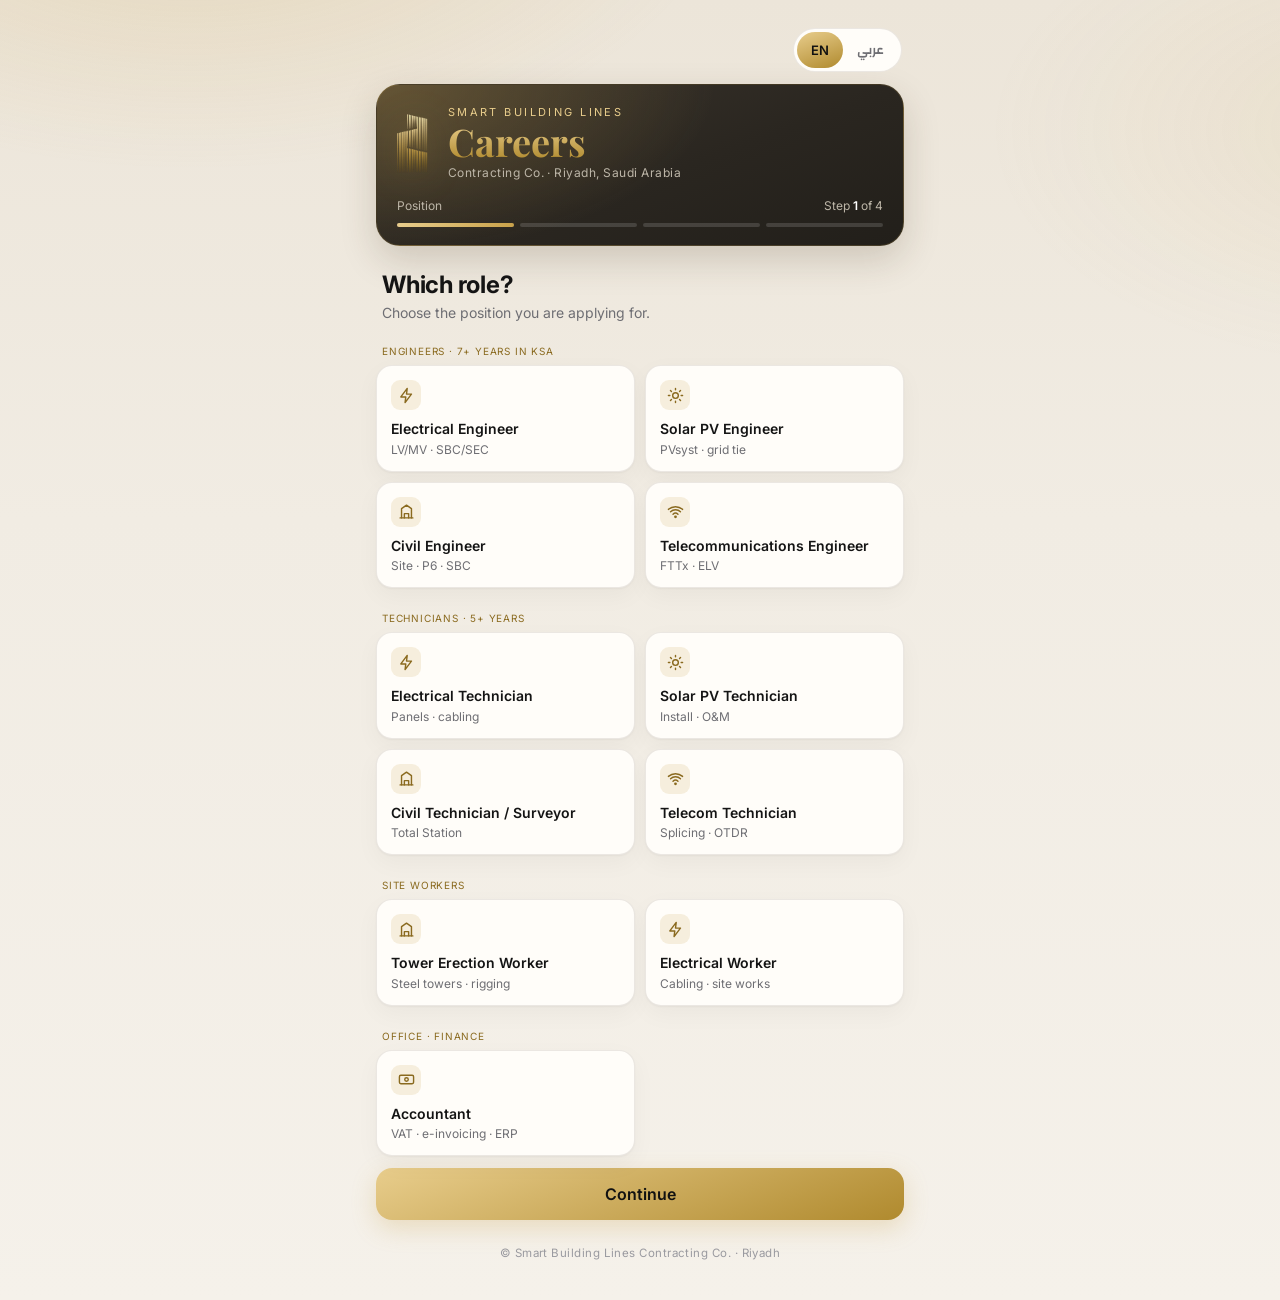
<file: index.html>
<!DOCTYPE html>
<html lang="en" data-endpoint="https://script.google.com/macros/s/AKfycbzAaV3fFbVYVJC35uPJYt5zrLI_tDNO1kmP84xNP-Ys5DEZwNAUCyAyCzdY38kc4tC_Tg/exec">
<head>
<meta charset="utf-8">
<meta name="viewport" content="width=device-width, initial-scale=1, viewport-fit=cover">
<title>SBL Careers | Smart Building Lines</title>
<meta name="description" content="Join Smart Building Lines Contracting Co. in Riyadh. Apply in 3 minutes.">
<meta property="og:type" content="website">
<meta property="og:title" content="SBL Careers | Smart Building Lines">
<meta property="og:description" content="Engineers and technicians: electrical, solar PV, civil and telecom. Riyadh, Saudi Arabia. Apply in 3 minutes.">
<meta property="og:url" content="https://sblcontracting.github.io/careers/">
<meta property="og:image" content="https://sblcontracting.github.io/careers/og-careers.jpg">
<meta name="twitter:card" content="summary_large_image">

<link rel="preconnect" href="https://fonts.googleapis.com">
<link href="https://fonts.googleapis.com/css2?family=Inter:wght@400;500;600;700&family=Playfair+Display:wght@600;700&family=Changa:wght@400;500;600;700&display=swap" rel="stylesheet">
<link rel="stylesheet" href="careers.css">
</head>
<body>
<div class="wrap">
  <div class="top"><div class="lang" id="lang"><button type="button" data-l="en" class="sel">EN</button><button type="button" data-l="ar">عربي</button></div></div>
  <header class="head">
  <div class="hero">
    <img src="[data-uri]" alt="SBL">
    <div>
      <div class="k">Smart Building Lines</div>
      <h1>Careers</h1>
      <div class="s">Contracting Co. · Riyadh, Saudi Arabia</div>
    </div>
  </div>

  <div class="steplbl"><span id="slName">Position</span><span><span data-tx>Step</span> <b id="slNo">1</b> <span data-tx>of</span> 4</span></div>
  <div class="prog"><i class="on"></i><i></i><i></i><i></i></div>
  </header>

  <div class="stage">
  <!-- STEP 1 -->
  <section class="step on" data-name="Position">
    <h2>Which role?</h2>
    <p class="sub">Choose the position you are applying for.</p>
    <span class="tag">Engineers · 7+ years in KSA</span>
    <div class="jobs" id="jobsE"></div>
    <span class="tag">Technicians · 5+ years</span>
    <div class="jobs" id="jobsT"></div>
    <span class="tag">Site workers</span>
    <div class="jobs" id="jobsW"></div>
    <span class="tag">Office · Finance</span>
    <div class="jobs" id="jobsO"></div>
    <div class="msg" id="m1"></div>
    <div class="bar"><button class="btn p" data-next>Continue</button></div>
  </section>

  <!-- STEP 2 -->
  <section class="step" data-name="About you">
    <h2>About you</h2>
    <p class="sub">So we can reach you.</p>
    <div class="group">
      <label class="row"><span class="ico"><svg xmlns="http://www.w3.org/2000/svg" viewBox="0 0 24 24" fill="none" stroke="currentColor" stroke-width="2" stroke-linecap="round" stroke-linejoin="round"><circle cx="12" cy="8" r="4"/><path d="M4 21c0-4 4-6 8-6s8 2 8 6"/></svg></span><input name="name" placeholder="Full name (as in ID / passport)" autocomplete="name" required></label>
      <label class="row"><span class="ico"><svg xmlns="http://www.w3.org/2000/svg" viewBox="0 0 24 24" fill="none" stroke="currentColor" stroke-width="2" stroke-linecap="round" stroke-linejoin="round"><rect x="6" y="2" width="12" height="20" rx="3"/><path d="M11 18h2"/></svg></span><input name="phone" type="tel" placeholder="Mobile (WhatsApp) 05XXXXXXXX" autocomplete="tel" required pattern="[+0-9 ]{9,16}"></label>
      <label class="row"><span class="ico"><svg xmlns="http://www.w3.org/2000/svg" viewBox="0 0 24 24" fill="none" stroke="currentColor" stroke-width="2" stroke-linecap="round" stroke-linejoin="round"><rect x="3" y="5" width="18" height="14" rx="3"/><path d="M3 7l9 6 9-6"/></svg></span><input name="email" type="email" placeholder="Email address" autocomplete="email" required></label>
      <label class="row"><span class="ico"><svg xmlns="http://www.w3.org/2000/svg" viewBox="0 0 24 24" fill="none" stroke="currentColor" stroke-width="2" stroke-linecap="round" stroke-linejoin="round"><path d="M12 21s-7-6.2-7-11a7 7 0 0 1 14 0c0 4.8-7 11-7 11z"/><circle cx="12" cy="10" r="2.5"/></svg></span><input name="city" placeholder="Current city" required></label>
    </div>
    <div class="group">
      <div class="q" data-q="nationality"><div class="ql">Nationality</div>
        <div class="seg"><button type="button">Saudi</button><button type="button">Non-Saudi</button></div></div>
      <div class="row" id="natRow" hidden><span class="ico"><svg xmlns="http://www.w3.org/2000/svg" viewBox="0 0 24 24" fill="none" stroke="currentColor" stroke-width="2" stroke-linecap="round" stroke-linejoin="round"><path d="M5 21V4"/><path d="M5 4h11l-2 4 2 4H5"/></svg></span><input id="natIn" type="search" autocomplete="off" placeholder="Search your nationality" aria-label="Nationality"><span class="chev">⌄</span></div>
      <div class="natlist" id="natList" hidden></div>
      <input type="hidden" name="country" id="natVal">
      <div class="q" data-q="residency"><div class="ql">Residency status</div>
        <div class="chips"><button type="button" class="chip">Saudi national</button><button type="button" class="chip">Transferable Iqama</button><button type="button" class="chip">Iqama not transferable</button><button type="button" class="chip">Outside Saudi Arabia</button></div></div>
    </div>
    <div class="msg" id="m2"></div>
    <div class="bar"><button class="btn s" data-prev>Back</button><button class="btn p" data-next>Continue</button></div>
  </section>

  <!-- STEP 3 -->
  <section class="step" data-name="Experience">
    <h2>Experience</h2>
    <p class="sub">Tell us about your background.</p>
    <div class="group">
      <label class="row"><span class="ico"><svg xmlns="http://www.w3.org/2000/svg" viewBox="0 0 24 24" fill="none" stroke="currentColor" stroke-width="2" stroke-linecap="round" stroke-linejoin="round"><path d="M2 9l10-5 10 5-10 5z"/><path d="M6 11v5c3 2 9 2 12 0v-5"/></svg></span>
        <select name="qualification" required><option value="" disabled selected hidden>Highest qualification</option><option value="Master&#39;s degree or higher">Master's degree or higher</option><option value="Bachelor&#39;s degree">Bachelor's degree</option><option value="Diploma">Diploma</option><option value="Vocational certificate">Vocational certificate</option><option value="Secondary school">Secondary school</option><option value="No formal qualification">No formal qualification</option><option value="Other">Other</option></select><span class="chev">›</span></label>
      <label class="row" id="rowField"><span class="ico"><svg xmlns="http://www.w3.org/2000/svg" viewBox="0 0 24 24" fill="none" stroke="currentColor" stroke-width="2" stroke-linecap="round" stroke-linejoin="round"><path d="M4 4h6a3 3 0 0 1 3 3v13a2 2 0 0 0-2-2H4z"/><path d="M20 4h-6a3 3 0 0 0-3 3"/><path d="M20 4v14h-7"/></svg></span><input name="field" placeholder="Field of study, e.g. Electrical Engineering" required></label>
    </div>
    <div class="group">
      <div class="row"><span class="ico"><svg xmlns="http://www.w3.org/2000/svg" viewBox="0 0 24 24" fill="none" stroke="currentColor" stroke-width="2" stroke-linecap="round" stroke-linejoin="round"><rect x="3" y="7" width="18" height="13" rx="2"/><path d="M8 7V5a2 2 0 0 1 2-2h4a2 2 0 0 1 2 2v2"/></svg></span><span class="grow">Total experience</span><div class="stepper" data-st="years"><button type="button">−</button><span>0</span><button type="button">+</button></div><span class="unit">yrs</span></div>
      <div class="row"><span class="ico"><svg xmlns="http://www.w3.org/2000/svg" viewBox="0 0 24 24" fill="none" stroke="currentColor" stroke-width="2" stroke-linecap="round" stroke-linejoin="round"><path d="M5 21V4"/><path d="M5 4h11l-2 4 2 4H5"/></svg></span><span class="grow">Inside Saudi Arabia</span><div class="stepper" data-st="ksaYears"><button type="button">−</button><span>0</span><button type="button">+</button></div><span class="unit">yrs</span></div>
    </div>
    <div class="group">
      <div class="q" data-q="sce" id="qSce"><div class="ql">Saudi Council of Engineers (SCE)</div>
        <div class="seg"><button type="button">Valid</button><button type="button">In progress</button><button type="button">No</button></div></div>
      <div class="q" data-q="licence"><div class="ql">Saudi driving licence</div>
        <div class="seg"><button type="button">Yes</button><button type="button">No</button></div></div>
      <div class="q" data-q="software" data-multi id="qSoftAcc" hidden><div class="ql">Software you use confidently</div>
        <div class="chips"><button type="button" class="chip">Excel</button><button type="button" class="chip">SAP</button><button type="button" class="chip">Oracle</button><button type="button" class="chip">Odoo</button><button type="button" class="chip">QuickBooks</button><button type="button" class="chip">Zoho Books</button><button type="button" class="chip">Fatoora (ZATCA)</button><button type="button" class="chip">Other ERP</button></div></div>
      <div class="q" data-q="software" data-multi id="qSoftEng"><div class="ql">Software you use confidently</div>
        <div class="chips"><button type="button" class="chip">AutoCAD</button><button type="button" class="chip">Revit</button><button type="button" class="chip">Primavera P6</button><button type="button" class="chip">MS Project</button><button type="button" class="chip">DIALux</button><button type="button" class="chip">ETAP</button><button type="button" class="chip">PVsyst</button><button type="button" class="chip">Helioscope</button><button type="button" class="chip">OTDR / Splicing</button><button type="button" class="chip">Total Station</button></div></div>
    </div>
    <div class="msg" id="m3"></div>
    <div class="bar"><button class="btn s" data-prev>Back</button><button class="btn p" data-next>Continue</button></div>
  </section>

  <!-- STEP 4 -->
  <section class="step" data-name="CV">
    <h2>Last step</h2>
    <p class="sub">Upload your CV and tell us when you can start.</p>
    <div class="drop" id="drop">
      <div class="ci"><svg xmlns="http://www.w3.org/2000/svg" viewBox="0 0 24 24" fill="none" stroke="currentColor" stroke-width="2" stroke-linecap="round" stroke-linejoin="round"><path d="M12 16V4"/><path d="M7 9l5-5 5 5"/><path d="M4 16v2a2 2 0 0 0 2 2h12a2 2 0 0 0 2-2v-2"/></svg></div>
      <b id="dropT">Upload your CV</b>
      <small id="dropS">PDF, Word or photo · up to 10 MB</small>
      <input type="file" id="cv" accept=".pdf,.doc,.docx,.jpg,.jpeg,.png,application/pdf,application/msword,application/vnd.openxmlformats-officedocument.wordprocessingml.document,image/jpeg,image/png" hidden>
    </div>
    <div class="group">
      <label class="row"><span class="ico"><svg xmlns="http://www.w3.org/2000/svg" viewBox="0 0 24 24" fill="none" stroke="currentColor" stroke-width="2" stroke-linecap="round" stroke-linejoin="round"><rect x="2" y="6" width="20" height="12" rx="2"/><circle cx="12" cy="12" r="2.5"/></svg></span><input name="salary" type="number" inputmode="numeric" min="1" placeholder="Expected monthly salary" required><span class="unit">SAR</span></label>
      <label class="row"><span class="ico"><svg xmlns="http://www.w3.org/2000/svg" viewBox="0 0 24 24" fill="none" stroke="currentColor" stroke-width="2" stroke-linecap="round" stroke-linejoin="round"><path d="M10 14a5 5 0 0 0 7 0l3-3a5 5 0 0 0-7-7l-1 1"/><path d="M14 10a5 5 0 0 0-7 0l-3 3a5 5 0 0 0 7 7l1-1"/></svg></span><input name="linkedin" type="url" placeholder="LinkedIn profile (optional)"></label>
      <input name="website" class="hp" tabindex="-1" autocomplete="off" aria-hidden="true">
    </div>
    <div class="group">
      <div class="q" data-q="join"><div class="ql">When can you join?</div>
        <div class="chips"><button type="button" class="chip">Immediately</button><button type="button" class="chip">Within 2 weeks</button><button type="button" class="chip">Within 1 month</button><button type="button" class="chip">More than 1 month</button></div></div>
      <div class="q" data-q="source" id="qSource"><div class="ql">How did you hear about this job?</div>
        <div class="chips"><button type="button" class="chip">LinkedIn</button><button type="button" class="chip">Mourjan</button><button type="button" class="chip">Google</button><button type="button" class="chip">Friend or colleague</button><button type="button" class="chip">Other</button></div></div>
    </div>
    <div class="group"><div class="tg" id="decl"><div class="sw"></div><span>I confirm that the information provided is accurate and complete.</span></div></div>
    <div class="msg" id="m4"></div>
    <div class="bar"><button class="btn s" data-prev>Back</button><button class="btn p" id="submit">Submit application</button></div>
  </section>

  <section class="step" data-name="Done">
    <div class="done">
      <div class="ok"><svg viewBox="0 0 24 24" fill="none" stroke-width="3" stroke-linecap="round" stroke-linejoin="round"><path d="M5 12l5 5L19 7"/></svg></div>
      <h2>Thank you</h2>
      <p class="sub thanks">Your application has been received. Our team will review it and contact you if your profile matches the position.</p>
    </div>
  </section>
  </div>

  <div class="foot">© Smart Building Lines Contracting Co. · Riyadh</div>
</div>

<script src="careers.js" defer></script>
</body>
</html>
</file>
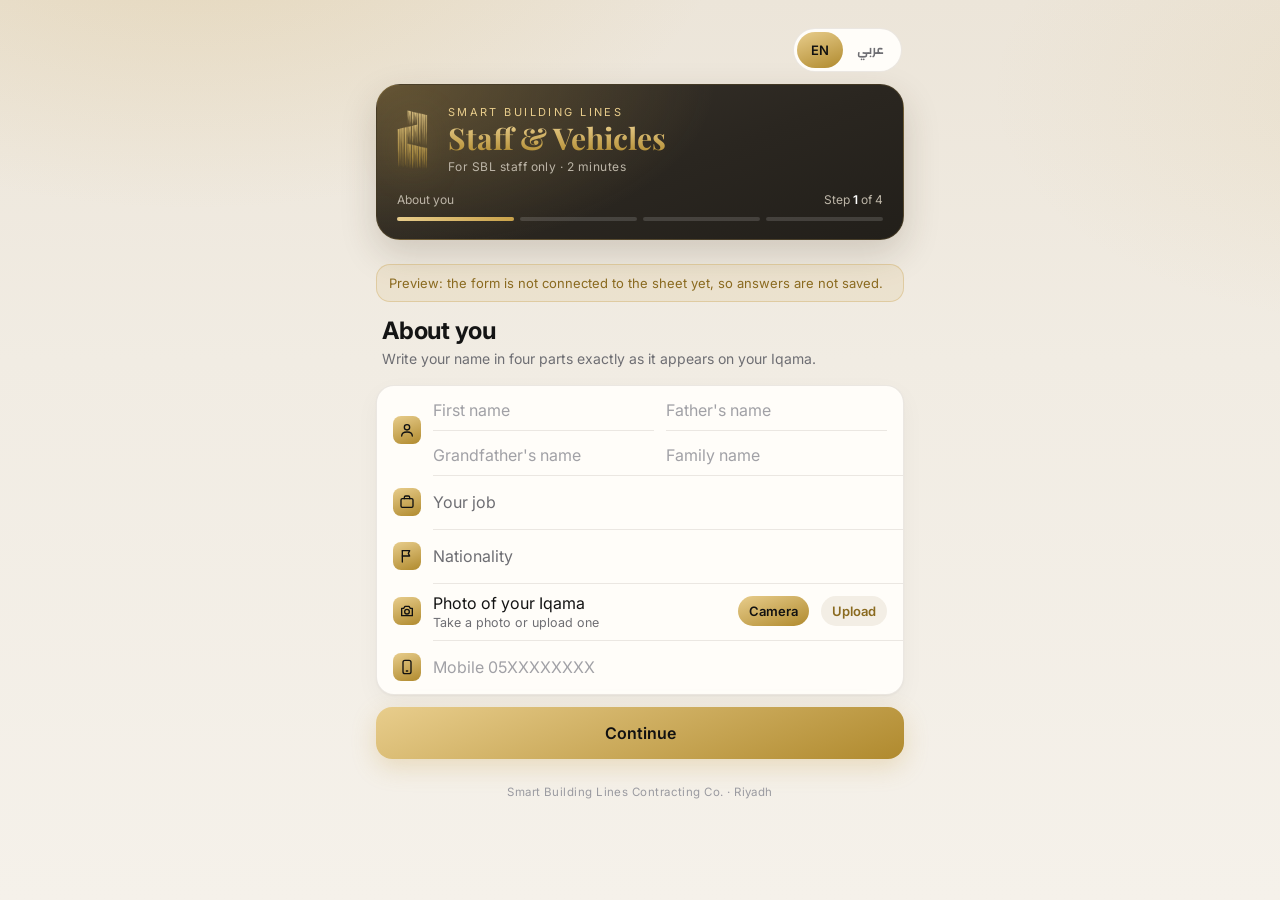
<file: staff/index.html>
<!DOCTYPE html>
<html lang="en" data-endpoint="https://script.google.com/macros/s/AKfycbxif5D66XnU95AdRyR9ZAlbnvztAVgLRo8G4Ydb9CkKYhZfFOlJzrcIyh52DDuPWWcT/exec">
<head>
<meta charset="utf-8">
<meta name="viewport" content="width=device-width, initial-scale=1, viewport-fit=cover">
<meta name="robots" content="noindex, nofollow">
<title>SBL Staff &amp; Vehicles</title>
<link rel="preconnect" href="https://fonts.googleapis.com">
<link href="https://fonts.googleapis.com/css2?family=Inter:wght@400;500;600;700&family=Playfair+Display:wght@600;700&family=Changa:wght@400;500;600;700&display=swap" rel="stylesheet">
<style>
:root{
  --bg:#f1ece3; --cell:#fffdf9; --line:rgba(60,45,20,.10); --field:#f3eee5; --ink:#8a6a1f;
  --text:#141414; --muted:#6e6e73; --gold:#c9a24a; --gold2:#e8cd8c; --gold3:#b08a2e; --danger:#e5484d; --ok:#2e7d4f; --r:18px;
}
*{box-sizing:border-box;-webkit-tap-highlight-color:transparent}
html,body{margin:0;background:var(--bg);color:var(--text);font-family:Inter,-apple-system,BlinkMacSystemFont,"SF Pro Text",system-ui,sans-serif;-webkit-font-smoothing:antialiased}
body{min-height:100vh;background:
  radial-gradient(900px 500px at 15% -10%,rgba(201,162,74,.22),transparent 60%),
  radial-gradient(700px 400px at 110% 10%,rgba(201,162,74,.10),transparent 60%),
  linear-gradient(180deg,#ece5d9 0%,var(--bg) 40%,#f5f1ea 100%)}
.wrap{max-width:560px;margin:0 auto;padding:28px 16px 40px}
.top{display:flex;justify-content:flex-end;margin:0 2px 12px}
.lang{display:flex;background:var(--cell);border:1px solid var(--line);border-radius:999px;padding:3px}
.lang button{border:0;background:transparent;color:var(--muted);font:600 13px Inter,Changa,sans-serif;padding:6px 14px;border-radius:999px;cursor:pointer}
.lang button.sel{background:linear-gradient(160deg,var(--gold2),var(--gold3));color:#111}
.head{background:radial-gradient(520px 260px at 0% 0%,rgba(201,162,74,.30),transparent 65%),linear-gradient(160deg,#3a342c 0%,#2a2620 55%,#221f1a 100%);
  border-radius:24px;padding:18px;margin:0 0 24px;box-shadow:0 14px 36px rgba(60,45,20,.18);border:1px solid rgba(201,162,74,.18)}
.hero{display:flex;align-items:center;gap:16px;margin:2px 0 18px}
.hero img{height:62px;filter:drop-shadow(0 6px 18px rgba(201,162,74,.35))}
.hero .k{font-size:11px;letter-spacing:.22em;color:var(--gold2);text-transform:uppercase}
.hero h1{font-family:"Playfair Display",Georgia,serif;font-size:30px;line-height:1.05;margin:4px 0 4px;background:linear-gradient(180deg,var(--gold2),var(--gold3));-webkit-background-clip:text;background-clip:text;color:transparent}
.hero .s{font-size:12px;color:#bdb6a8;letter-spacing:.04em}
.steplbl{display:flex;justify-content:space-between;margin:0 2px 10px;font-size:12px;color:#bdb6a8}
.steplbl b{color:#fff;font-weight:600}
.prog{display:flex;gap:6px;margin:0 2px}
.prog i{flex:1;height:4px;border-radius:4px;background:rgba(255,255,255,.14);overflow:hidden;position:relative}
.prog i::after{content:"";position:absolute;inset:0;width:0;background:linear-gradient(90deg,var(--gold2),var(--gold));transition:width .5s cubic-bezier(.2,.8,.2,1)}
.prog i.on::after{width:100%}
.step{display:none;animation:in .45s cubic-bezier(.2,.8,.2,1)}
.step.on{display:block}
.step.back{animation:inb .45s cubic-bezier(.2,.8,.2,1)}
@keyframes in{from{opacity:0;transform:translateX(24px)}to{opacity:1;transform:none}}
@keyframes inb{from{opacity:0;transform:translateX(-24px)}to{opacity:1;transform:none}}
h2{font-size:24px;font-weight:700;margin:6px 6px 4px;letter-spacing:-.01em}
.sub{color:var(--muted);font-size:14px;margin:0 6px 16px;line-height:1.45}
.group{background:var(--cell);border-radius:var(--r);overflow:hidden;margin-bottom:18px;border:1px solid var(--line);box-shadow:0 1px 2px rgba(0,0,0,.04),0 8px 24px rgba(0,0,0,.04)}
.glabel{font-size:12px;text-transform:uppercase;letter-spacing:.08em;color:var(--muted);margin:0 16px 8px}
.row{display:flex;align-items:center;gap:12px;padding:0 16px;min-height:54px;position:relative}
.row+.row::before,.q+.row::before,.row+.q::before{content:"";position:absolute;top:0;inset-inline-start:56px;inset-inline-end:0;height:1px;background:var(--line)}
.ico{width:28px;height:28px;border-radius:8px;display:grid;place-items:center;flex:none;background:linear-gradient(160deg,var(--gold2),var(--gold3));color:#111}
.ico svg{width:16px;height:16px}
.row input,.row select{flex:1;min-width:0;border:0;outline:0;background:transparent;color:var(--text);font:inherit;font-size:16px;padding:16px 0}
.row input::placeholder{color:#a1a1a6}
.row select{appearance:none;-webkit-appearance:none;cursor:pointer}
.row select:invalid{color:#6e6e73}
.row select option{color:#111;background:#fff}
.row select:valid{color:#111;font-weight:500}
.row .chev{color:#a1a1a6;flex:none}
.names{flex:1;min-width:0;display:grid;grid-template-columns:1fr 1fr;column-gap:12px}
.names input{border-bottom:1px solid var(--line)!important;padding:14px 0 10px!important}
.names input:nth-child(n+3){border-bottom:0!important}
.row.err .names input:placeholder-shown{border-bottom-color:var(--danger)!important}
.row.file{cursor:pointer;padding-top:10px;padding-bottom:10px}
.row.file .ftxt{flex:1;min-width:0;display:flex;flex-direction:column;gap:2px;font-size:16px}
.row.file small{font-size:12.5px;color:var(--muted);white-space:nowrap;overflow:hidden;text-overflow:ellipsis}
.row.file .fbtn{flex:none;font-size:13px;font-weight:600;padding:7px 11px;border-radius:999px;background:var(--field);color:var(--ink);cursor:pointer}
.row.file button.fbtn{border:0;font-family:inherit}
.row.file .fbtn.cam{background:linear-gradient(160deg,var(--gold2),var(--gold3));color:#111}
.row.file small{white-space:normal}
.thumbw{position:relative;flex:none;border-radius:8px;overflow:hidden;display:block;line-height:0}
.row.file.scanning .thumbw::after{content:"";position:absolute;left:0;right:0;height:3px;top:0;background:var(--gold2);box-shadow:0 0 10px 2px rgba(232,205,140,.9);animation:scanl 1.1s ease-in-out infinite alternate}
@keyframes scanl{from{top:0}to{top:calc(100% - 3px)}}
.row.file.scanning small{color:var(--ink)}
.row.file #iqThumb{width:44px;height:44px;border-radius:8px;object-fit:cover;flex:none;border:1px solid var(--line)}
.row.file.has .fbtn{background:rgba(46,125,79,.12);color:var(--ok)}
.row.err.file small{color:var(--danger)}
.row.err input,.row.err select{color:var(--danger)}
.row.err .ico{background:var(--danger);color:#fff}
.row .badge{font-size:11.5px;font-weight:600;padding:3px 8px;border-radius:999px;flex:none}
.badge.found{background:rgba(46,125,79,.12);color:var(--ok)}
.badge.new{background:rgba(201,162,74,.18);color:var(--ink)}
.q{padding:14px 16px;position:relative}
.q .ql{font-size:15px;margin-bottom:10px;display:flex;gap:10px;align-items:center}
.seg{display:flex;background:var(--field);border-radius:11px;padding:3px}
.seg button{flex:1;border:0;background:transparent;color:var(--muted);font:inherit;font-size:13.5px;font-weight:500;padding:9px 6px;border-radius:9px;cursor:pointer}
.seg button.sel{background:linear-gradient(160deg,var(--gold2),var(--gold3));color:#111;font-weight:600;box-shadow:0 2px 10px rgba(201,162,74,.3)}
.chips{display:flex;flex-wrap:wrap;gap:8px}
.chip{border:1px solid var(--line);background:var(--field);color:var(--text);font:inherit;font-size:13.5px;padding:8px 14px;border-radius:999px;cursor:pointer}
.chip.sel{border-color:var(--gold);color:#111;background:linear-gradient(160deg,var(--gold2),var(--gold3))}
.q.err .seg,.q.err .chips{outline:1px solid var(--danger);outline-offset:3px;border-radius:12px}
.bar{display:flex;gap:10px;margin-top:6px}
.btn{flex:1;border:0;border-radius:16px;font:inherit;font-weight:600;font-size:16px;padding:16px;cursor:pointer}
.btn:active{transform:scale(.98)}
.btn.p{background:linear-gradient(160deg,var(--gold2),var(--gold3));color:#111;box-shadow:0 8px 24px rgba(201,162,74,.28)}
.btn.s{background:var(--cell);color:var(--text);border:1px solid var(--line);flex:0 0 110px}
.btn[disabled]{opacity:.6}
.msg{color:var(--danger);font-size:13px;margin:-6px 6px 12px}
.done{text-align:center;padding:40px 10px}
.done .ok{width:86px;height:86px;border-radius:50%;margin:0 auto 18px;display:grid;place-items:center;background:linear-gradient(160deg,var(--gold2),var(--gold3));box-shadow:0 12px 36px rgba(201,162,74,.35)}
.done .ok svg{width:42px;height:42px;stroke:#111}
.done h2{font-family:"Playfair Display",Georgia,serif;font-size:28px}
.foot{text-align:center;color:#9a9aa0;font-size:11.5px;margin-top:26px;letter-spacing:.04em}
.spin{display:inline-block;width:18px;height:18px;border:2px solid rgba(0,0,0,.25);border-top-color:#111;border-radius:50%;animation:sp .7s linear infinite;vertical-align:-3px;margin-inline-end:8px}
@keyframes sp{to{transform:rotate(360deg)}}
[hidden]{display:none!important}
.camx{position:fixed;inset:0;z-index:50;background:#000;overflow:hidden;font-family:inherit}
.camx video{position:absolute;inset:0;width:100%;height:100%;object-fit:cover}
.camx .frame{position:absolute;left:50%;top:46%;transform:translate(-50%,-50%);width:88vw;max-width:560px;aspect-ratio:1.586;border-radius:16px;
  box-shadow:0 0 0 200vmax rgba(0,0,0,.58);outline:1.5px solid rgba(232,205,140,.55)}
.camx .frame i{position:absolute;width:34px;height:34px;border:4px solid var(--gold2)}
.camx .frame .c1{top:-3px;left:-3px;border-right:0;border-bottom:0;border-top-left-radius:16px}
.camx .frame .c2{top:-3px;right:-3px;border-left:0;border-bottom:0;border-top-right-radius:16px}
.camx .frame .c3{bottom:-3px;left:-3px;border-right:0;border-top:0;border-bottom-left-radius:16px}
.camx .frame .c4{bottom:-3px;right:-3px;border-left:0;border-top:0;border-bottom-right-radius:16px}
.camhint{position:absolute;left:0;right:0;top:calc(env(safe-area-inset-top) + 28px);text-align:center;color:#fff;padding:0 24px;display:flex;flex-direction:column;gap:4px}
.camhint b{font-size:18px}.camhint span{font-size:13px;color:#d6d0c4}
.cambar{position:absolute;left:0;right:0;bottom:0;padding:22px 26px calc(env(safe-area-inset-bottom) + 28px);display:flex;align-items:center;justify-content:space-between}
.camtxt{min-width:70px;border:0;background:none;color:#fff;font:inherit;font-size:16px;cursor:pointer}
.shutter{width:76px;height:76px;border-radius:50%;border:5px solid var(--gold2);background:#fff;box-shadow:0 0 0 4px rgba(0,0,0,.35);cursor:pointer}
.shutter:active{transform:scale(.94)}
.camwait{position:absolute;inset:0;display:grid;place-items:center;color:#fff;font-size:15px;pointer-events:none}
.note{background:rgba(201,162,74,.12);border:1px solid rgba(201,162,74,.35);color:var(--ink);border-radius:14px;padding:10px 12px;font-size:13px;margin:0 0 14px}
html[lang=ar] body{font-family:Changa,Inter,system-ui,sans-serif}
html[lang=ar] .hero h1,html[lang=ar] .done h2{font-family:Changa,serif;font-weight:700}
html[lang=ar] .hero .k,html[lang=ar] .glabel{letter-spacing:0}
html[lang=ar] .row input[type=tel],html[lang=ar] .row input[inputmode=numeric],html[lang=ar] .row input[type=email]{direction:ltr;text-align:right}
html[dir=rtl] .step{animation-name:inb}
html[dir=rtl] .step.back{animation-name:in}
html[dir=rtl] .chev{transform:scaleX(-1)}
</style>
</head>
<body>
<div class="wrap">
  <div class="top"><div class="lang" id="lang"><button type="button" data-l="en" class="sel">EN</button><button type="button" data-l="ar">عربي</button></div></div>
  <header class="head">
    <div class="hero">
      <img src="sbl-mark-gold.png" alt="SBL">
      <div>
        <div class="k">Smart Building Lines</div>
        <h1 data-t="title">Staff &amp; Vehicles</h1>
        <div class="s" data-t="tagline">For SBL staff only · 2 minutes</div>
      </div>
    </div>
    <div class="steplbl"><span id="slName">About you</span><span><span data-t="step">Step</span> <b id="slNo">1</b> <span data-t="of">of</span> 4</span></div>
    <div class="prog"><i class="on"></i><i></i><i></i><i></i></div>
  </header>

  <div id="offline" class="note" hidden data-t="offline">Preview: the form is not connected to the sheet yet, so answers are not saved.</div>

  <!-- STEP 1: about you -->
  <section class="step on" data-name="you">
    <h2 data-t="s1h">About you</h2>
    <p class="sub" data-t="s1p">Write your name in four parts exactly as it appears on your Iqama.</p>
    <div class="group">
      <div class="row" id="r-name"><span class="ico"><svg xmlns="http://www.w3.org/2000/svg" viewBox="0 0 24 24" fill="none" stroke="currentColor" stroke-width="2" stroke-linecap="round" stroke-linejoin="round"><circle cx="12" cy="8" r="4"/><path d="M4 21c0-4 4-6 8-6s8 2 8 6"/></svg></span><div class="names"><input id="n1" autocomplete="given-name" data-ph="n1Ph" placeholder="First name"><input id="n2" autocomplete="off" data-ph="n2Ph" placeholder="Father's name"><input id="n3" autocomplete="off" data-ph="n3Ph" placeholder="Grandfather's name"><input id="n4" autocomplete="family-name" data-ph="n4Ph" placeholder="Family name"></div></div>
      <div class="row" id="r-job"><span class="ico"><svg xmlns="http://www.w3.org/2000/svg" viewBox="0 0 24 24" fill="none" stroke="currentColor" stroke-width="2" stroke-linecap="round" stroke-linejoin="round"><rect x="3" y="7" width="18" height="13" rx="2"/><path d="M8 7V5a2 2 0 0 1 2-2h4a2 2 0 0 1 2 2v2"/></svg></span><select id="job" required><option value="" disabled selected data-t="jobPh">Your job</option></select><span class="chev"><svg xmlns="http://www.w3.org/2000/svg" viewBox="0 0 24 24" fill="none" stroke="currentColor" stroke-width="2" stroke-linecap="round" stroke-linejoin="round"><path d="M9 6l6 6-6 6"/></svg></span></div>
      <div class="row" id="r-jobOther" hidden><span class="ico"><svg xmlns="http://www.w3.org/2000/svg" viewBox="0 0 24 24" fill="none" stroke="currentColor" stroke-width="2" stroke-linecap="round" stroke-linejoin="round"><path d="M12 20h9"/><path d="M16.5 3.5a2.1 2.1 0 0 1 3 3L7 19l-4 1 1-4z"/></svg></span><input id="jobOther" data-ph="jobOtherPh" placeholder="Write your job"></div>
      <div class="row" id="r-nat"><span class="ico"><svg xmlns="http://www.w3.org/2000/svg" viewBox="0 0 24 24" fill="none" stroke="currentColor" stroke-width="2" stroke-linecap="round" stroke-linejoin="round"><path d="M5 21V4"/><path d="M5 4h11l-2 4 2 4H5"/></svg></span><select id="nationality" required><option value="" disabled selected data-t="natPh">Nationality</option></select><span class="chev"><svg xmlns="http://www.w3.org/2000/svg" viewBox="0 0 24 24" fill="none" stroke="currentColor" stroke-width="2" stroke-linecap="round" stroke-linejoin="round"><path d="M9 6l6 6-6 6"/></svg></span></div>
      <div class="row file" id="r-iqamaPhoto"><span class="ico"><svg xmlns="http://www.w3.org/2000/svg" viewBox="0 0 24 24" fill="none" stroke="currentColor" stroke-width="2" stroke-linecap="round" stroke-linejoin="round"><path d="M4 8h3l2-3h6l2 3h3v11H4z"/><circle cx="12" cy="13" r="3.5"/></svg></span><span class="ftxt"><span data-t="iqPhoto">Photo of your Iqama</span><small id="iqPhotoName" data-t="iqPhotoHint">Take a photo or upload one</small></span><span class="thumbw" id="iqThumbW" hidden><img id="iqThumb" alt=""></span><button type="button" class="fbtn cam" id="camBtn"><span data-t="shoot">Camera</span></button><input id="iqCam" type="file" accept="image/*" capture="environment" hidden><label class="fbtn"><span data-t="choose">Upload</span><input id="iqamaPhoto" type="file" accept="image/*,application/pdf" hidden></label></div>
      <div class="row" id="r-phone"><span class="ico"><svg xmlns="http://www.w3.org/2000/svg" viewBox="0 0 24 24" fill="none" stroke="currentColor" stroke-width="2" stroke-linecap="round" stroke-linejoin="round"><rect x="6" y="2" width="12" height="20" rx="3"/><path d="M11 18h2"/></svg></span><input id="phone" type="tel" inputmode="tel" maxlength="10" data-ph="phonePh" placeholder="Mobile 05XXXXXXXX"></div>
    </div>
    <div class="msg" id="m1"></div>
    <div class="bar"><button class="btn p" data-next data-t="next">Continue</button></div>
  </section>

  <!-- STEP 2: where you work -->
  <section class="step" data-name="work">
    <h2 data-t="s2h">Where you work</h2>
    <p class="sub" data-t="s2p">The project you are on now.</p>
    <div class="group">
      <div class="row" id="r-project"><span class="ico"><svg xmlns="http://www.w3.org/2000/svg" viewBox="0 0 24 24" fill="none" stroke="currentColor" stroke-width="2" stroke-linecap="round" stroke-linejoin="round"><path d="M3 21h18"/><path d="M5 21V8l7-5 7 5v13"/><path d="M9 21v-6h6v6"/></svg></span><select id="project" required><option value="" disabled selected data-t="projPh">Project</option></select><span class="chev"><svg xmlns="http://www.w3.org/2000/svg" viewBox="0 0 24 24" fill="none" stroke="currentColor" stroke-width="2" stroke-linecap="round" stroke-linejoin="round"><path d="M9 6l6 6-6 6"/></svg></span></div>
      <div class="row" id="r-projectOther" hidden><span class="ico"><svg xmlns="http://www.w3.org/2000/svg" viewBox="0 0 24 24" fill="none" stroke="currentColor" stroke-width="2" stroke-linecap="round" stroke-linejoin="round"><path d="M12 20h9"/><path d="M16.5 3.5a2.1 2.1 0 0 1 3 3L7 19l-4 1 1-4z"/></svg></span><input id="projectOther" data-ph="projOtherPh" placeholder="Write the project or site"></div>
      <div class="row"><span class="ico"><svg xmlns="http://www.w3.org/2000/svg" viewBox="0 0 24 24" fill="none" stroke="currentColor" stroke-width="2" stroke-linecap="round" stroke-linejoin="round"><path d="M12 21s-7-6.2-7-11a7 7 0 0 1 14 0c0 4.8-7 11-7 11z"/><circle cx="12" cy="10" r="2.5"/></svg></span><select id="city" required><option value="" disabled selected data-t="cityPh">City</option></select><span class="chev"><svg xmlns="http://www.w3.org/2000/svg" viewBox="0 0 24 24" fill="none" stroke="currentColor" stroke-width="2" stroke-linecap="round" stroke-linejoin="round"><path d="M9 6l6 6-6 6"/></svg></span></div>
      <div class="row"><span class="ico"><svg xmlns="http://www.w3.org/2000/svg" viewBox="0 0 24 24" fill="none" stroke="currentColor" stroke-width="2" stroke-linecap="round" stroke-linejoin="round"><circle cx="9" cy="8" r="3.5"/><path d="M2.5 20c0-3.5 3-5.5 6.5-5.5s6.5 2 6.5 5.5"/><path d="M16 4.5a3.5 3.5 0 0 1 0 7"/><path d="M18 14.7c2 .6 3.5 2.2 3.5 5.3"/></svg></span><input id="boss" autocomplete="off" data-ph="bossPh" placeholder="Your direct manager (optional)"></div>
    </div>
    <div class="msg" id="m2"></div>
    <div class="bar"><button class="btn s" data-back data-t="back">Back</button><button class="btn p" data-next data-t="next">Continue</button></div>
  </section>

  <!-- STEP 3: phone and the company system -->
  <section class="step" data-name="system">
    <h2 data-t="s3h">The company system</h2>
    <p class="sub" data-t="s3p">So we can set you up on the SBL system for attendance and invoices.</p>
    <div class="group">
      <div class="q"><div class="ql" data-t="accountQ">Do you have an SBL system login?</div>
        <div class="seg" data-k="account"><button type="button" data-v="Yes" data-t="yes">Yes</button><button type="button" data-v="No" data-t="no">No</button><button type="button" data-v="DontKnow" data-t="dontKnow">Not sure</button></div></div>
      <div class="row"><span class="ico"><svg xmlns="http://www.w3.org/2000/svg" viewBox="0 0 24 24" fill="none" stroke="currentColor" stroke-width="2" stroke-linecap="round" stroke-linejoin="round"><rect x="3" y="5" width="18" height="14" rx="3"/><path d="M3 7l9 6 9-6"/></svg></span><input id="email" type="email" inputmode="email" data-ph="emailPh" placeholder="Email (optional)"></div>
      <div class="q"><div class="ql" data-t="custodyQ">Do you spend from company cash (custody)?</div>
        <div class="seg" data-k="custody"><button type="button" data-v="Yes" data-t="yes">Yes</button><button type="button" data-v="No" data-t="no">No</button></div></div>
    </div>
    <div class="msg" id="m3"></div>
    <div class="bar"><button class="btn s" data-back data-t="back">Back</button><button class="btn p" data-next data-t="next">Continue</button></div>
  </section>

  <!-- STEP 4: the car -->
  <section class="step" data-name="car">
    <h2 data-t="s4h">Your car</h2>
    <p class="sub" data-t="s4p">The car you use for work, if any.</p>
    <div class="group">
      <div class="q" id="q-hasCar"><div class="ql" data-t="hasCarQ">Do you have a car for work?</div>
        <div class="chips" data-k="hasCar"><button type="button" class="chip" data-v="Company" data-t="company">Company car</button><button type="button" class="chip" data-v="Own" data-t="own">My own car</button><button type="button" class="chip" data-v="Hired" data-t="hired">Hired car</button><button type="button" class="chip" data-v="None" data-t="noCar">No car</button></div></div>
    </div>
    <div id="carBox" hidden>
      <div class="group">
        <div class="row" id="r-car"><span class="ico"><svg xmlns="http://www.w3.org/2000/svg" viewBox="0 0 24 24" fill="none" stroke="currentColor" stroke-width="2" stroke-linecap="round" stroke-linejoin="round"><path d="M5 17h14v-5l-2-5H7l-2 5z"/><circle cx="8" cy="17" r="2"/><circle cx="16" cy="17" r="2"/><path d="M5 12h14"/></svg></span><select id="car" required><option value="" disabled selected data-t="carPh">Car type</option></select><span class="chev"><svg xmlns="http://www.w3.org/2000/svg" viewBox="0 0 24 24" fill="none" stroke="currentColor" stroke-width="2" stroke-linecap="round" stroke-linejoin="round"><path d="M9 6l6 6-6 6"/></svg></span></div>
        <div class="row" id="r-plate"><span class="ico"><svg xmlns="http://www.w3.org/2000/svg" viewBox="0 0 24 24" fill="none" stroke="currentColor" stroke-width="2" stroke-linecap="round" stroke-linejoin="round"><path d="M4 9h16M4 15h16M10 3 8 21M16 3l-2 18"/></svg></span><input id="plate" maxlength="20" data-ph="platePh" placeholder="Plate number, e.g. 3456 JKB"></div>
        <div class="row" id="r-fleet"><span class="ico"><svg xmlns="http://www.w3.org/2000/svg" viewBox="0 0 24 24" fill="none" stroke="currentColor" stroke-width="2" stroke-linecap="round" stroke-linejoin="round"><path d="M20 12l-8 8-9-9V3h8z"/><circle cx="7.5" cy="7.5" r="1.5"/></svg></span><input id="fleet" maxlength="10" inputmode="numeric" data-ph="fleetPh" placeholder="Company car number, e.g. 091"></div>
        <div class="q" id="q-fuel"><div class="ql" data-t="fuelQ">Fuel</div>
          <div class="seg" data-k="fuel"><button type="button" data-v="Diesel" data-t="diesel">Diesel</button><button type="button" data-v="Petrol" data-t="petrol">Petrol</button></div></div>
        <div class="q"><div class="ql" data-t="fuelPayQ">How do you pay for fuel?</div>
          <div class="chips" data-k="fuelPay"><button type="button" class="chip" data-v="Aldrees" data-t="aldrees">Aldrees card</button><button type="button" class="chip" data-v="Custody" data-t="fromCustody">From custody</button><button type="button" class="chip" data-v="OwnPocket" data-t="ownPocket">I pay and claim</button><button type="button" class="chip" data-v="Other" data-t="other">Other</button></div></div>
        <div class="row" id="r-odo"><span class="ico"><svg xmlns="http://www.w3.org/2000/svg" viewBox="0 0 24 24" fill="none" stroke="currentColor" stroke-width="2" stroke-linecap="round" stroke-linejoin="round"><path d="M12 14l4-4"/><path d="M3.5 18a9 9 0 1 1 17 0"/></svg></span><input id="odometer" inputmode="numeric" maxlength="7" data-ph="odoPh" placeholder="Odometer now, km"></div>
      </div>
    </div>
    <div class="group">
      <div class="row"><span class="ico"><svg xmlns="http://www.w3.org/2000/svg" viewBox="0 0 24 24" fill="none" stroke="currentColor" stroke-width="2" stroke-linecap="round" stroke-linejoin="round"><path d="M12 20h9"/><path d="M16.5 3.5a2.1 2.1 0 0 1 3 3L7 19l-4 1 1-4z"/></svg></span><input id="notes" maxlength="300" data-ph="notesPh" placeholder="Anything else (optional)"></div>
    </div>
    <div class="msg" id="m4"></div>
    <div class="bar"><button class="btn s" data-back data-t="back">Back</button><button class="btn p" id="send" data-t="send">Send</button></div>
  </section>

  <section class="step" data-name="done">
    <div class="done">
      <div class="ok"><svg viewBox="0 0 24 24" fill="none" stroke-width="3" stroke-linecap="round" stroke-linejoin="round"><path d="M5 12l5 5L19 7"/></svg></div>
      <h2 data-t="thanks">Thank you</h2>
      <p class="sub" id="doneText"></p>
      <div class="bar"><button class="btn s" style="flex:1" id="again" data-t="again">Fill in for someone else</button></div>
    </div>
  </section>

  <div class="foot">Smart Building Lines Contracting Co. · Riyadh</div>
</div>

<div class="camx" id="camx" hidden>
  <video id="camv" playsinline muted autoplay></video>
  <div class="frame" id="camf"><i class="c1"></i><i class="c2"></i><i class="c3"></i><i class="c4"></i></div>
  <div class="camhint"><b data-t="camHint">Place the Iqama inside the frame</b><span data-t="camHint2">Good light, no glare, all four corners inside</span></div>
  <div class="cambar">
    <button type="button" class="camtxt" id="camClose" data-t="cancel">Cancel</button>
    <button type="button" class="shutter" id="camShot" aria-label="Take the photo"></button>
    <span class="camtxt"></span>
  </div>
  <div class="camwait" id="camWait" data-t="camOpening">Opening the camera…</div>
</div>

<script>
(function () {
  // ?preview=1: a look-through copy for the office. Next works without filling in, and nothing is sent.
  var PREVIEW = /[?&]preview=1(&|$)/.test(location.search);
  var DATA_URL = document.documentElement.dataset.endpoint || '', ENDPOINT = PREVIEW ? '' : DATA_URL;
  var T = {
    en: {}, // English is the page as written
    ar: {
      title: 'الموظفون والسيارات', tagline: 'لموظفي SBL فقط · دقيقتان', step: 'الخطوة', of: 'من',
      offline: 'معاينة: النموذج غير مرتبط بجدول البيانات بعد، فلا تُحفظ الإجابات.', previewNote: 'نسخة معاينة: تنقّل بين الصفحات بدون تعبئة، ولا تُرسل أي بيانات.',
      s1h: 'بياناتك', s1p: 'اكتب اسمك الرباعي كما هو مكتوب في الإقامة.', n1Ph: 'الاسم الأول', n2Ph: 'اسم الأب', n3Ph: 'اسم الجد', n4Ph: 'اسم العائلة',
      jobPh: 'الوظيفة', jobOtherPh: 'اكتب وظيفتك', natPh: 'الجنسية', iqamaPh: 'رقم الإقامة أو الهوية (اختياري)', iqPhoto: 'صورة الإقامة', iqPhotoHint: 'صوّر الإقامة أو ارفع صورتها', iqScan: 'جارٍ التحقق من الإقامة…', iqOk: 'تم التعرف على الإقامة', eNotIqama: 'هذه ليست صورة إقامة. صوّر الإقامة نفسها داخل الإطار.', eIqWait: 'انتظر حتى ينتهي التحقق من صورة الإقامة.', eIqPart: 'الإقامة غير ظاهرة كاملة. صوّر البطاقة كلها داخل الإطار والزوايا الأربع ظاهرة.', eIqUnclear: 'الاسم أو رقم الإقامة غير واضح. صوّرها في مكان مضيء وبدون لمعان.', choose: 'رفع', shoot: 'تصوير', cancel: 'إلغاء', camHint: 'ضع الإقامة داخل الإطار', camHint2: 'في مكان مضيء، بدون لمعان، والزوايا الأربع داخل الإطار', camOpening: 'جارٍ فتح الكاميرا…',
      eCam: 'لم يُسمح باستخدام الكاميرا. اسمح للمتصفح باستخدامها، أو صوّر بالزر «رفع».',
      eIqBlur: 'الصورة غير واضحة. صوّر الإقامة مرة أخرى في مكان مضيء وثبّت الجوال.', eIqDark: 'الصورة مظلمة. صوّر الإقامة في مكان مضيء.', eIqSmall: 'الصورة صغيرة. صوّر الإقامة من مسافة أقرب.', change: 'تغيير', phonePh: 'رقم الجوال 05XXXXXXXX',
      s2h: 'مكان العمل', s2p: 'المشروع الذي تعمل فيه حاليًا.', projPh: 'المشروع', projOtherPh: 'اكتب اسم المشروع أو الموقع', cityPh: 'المدينة', bossPh: 'المسؤول المباشر (اختياري)',
      s3h: 'نظام الشركة', s3p: 'لتجهيز حسابك في نظام الشركة لتسجيل الحضور ورفع الفواتير.',
      no: 'لا', yes: 'نعم', dontKnow: 'لا أعلم',
      accountQ: 'هل لديك حساب في نظام SBL؟', emailPh: 'البريد الإلكتروني (اختياري)', custodyQ: 'هل تصرف من عهدة نقدية للشركة؟',
      s4h: 'السيارة', s4p: 'السيارة التي تستخدمها في العمل، إن وُجدت.', hasCarQ: 'هل لديك سيارة للعمل؟', company: 'سيارة الشركة', own: 'سيارتي الخاصة', hired: 'سيارة مستأجرة', noCar: 'لا توجد',
      carPh: 'نوع السيارة', platePh: 'رقم اللوحة، مثل 3456 JKB', fleetPh: 'رقم السيارة في الشركة، مثل 091', fuelQ: 'نوع الوقود', diesel: 'ديزل', petrol: 'بنزين',
      fuelPayQ: 'طريقة دفع الوقود', aldrees: 'بطاقة الدريس', fromCustody: 'من العهدة', ownPocket: 'أدفع ثم أطالب', other: 'أخرى',
      odoPh: 'قراءة العداد الآن (كم)', notesPh: 'ملاحظات أخرى (اختياري)', back: 'رجوع', next: 'التالي', send: 'إرسال', sending: 'جارٍ الإرسال',
      thanks: 'شكرًا لك', again: 'تعبئة البيانات لشخص آخر', otherOpt: 'أخرى (اكتبها)', otherProj: 'غير موجود (اكتبه)', otherCar: 'نوع آخر',
      eName: 'اكتب الاسم الرباعي كاملًا: الأول والأب والجد والعائلة.', eJob: 'اختر وظيفتك.', eNat: 'اختر الجنسية.', eIqama: 'رقم الإقامة مكوّن من 10 أرقام.', eIqPhoto: 'أرفق صورة واضحة للإقامة.', eIqBig: 'الملف كبير جدًا، اختر صورة.', ePhone: 'رقم الجوال يبدأ بـ 05 ومكوّن من 10 أرقام.',
      eProject: 'اختر المشروع.', eHasCar: 'حدّد ما إذا كانت لديك سيارة.', eCar: 'اختر نوع السيارة واكتب رقم لوحتها.', eFleet: 'اكتب رقم السيارة في الشركة المكتوب عليها، مثل 091.', eFuel: 'اختر نوع الوقود.', eOdo: 'اكتب قراءة العداد بالكيلومتر.',
      eSend: 'لم تُرسل البيانات. تحقّق من الاتصال بالإنترنت وأعد المحاولة.', found: 'موجود', names: { you: 'بياناتك', work: 'مكان العمل', system: 'النظام', car: 'السيارة', done: 'تم' }
    }
  };
  var EN = {
    otherOpt: 'Other (write it)', otherProj: 'Not listed (write it)', otherCar: 'Another type', sending: 'Sending',
    eName: 'Write all four parts of your name: first, father, grandfather and family.', eJob: 'Choose your job.', eNat: 'Choose your nationality.', eIqama: 'The Iqama number has 10 digits.', eIqPhoto: 'Attach a clear photo of your Iqama.', eIqBig: 'The file is too big; choose a photo.', eIqBlur: 'The photo is blurry. Take it again in good light and hold the phone still.', eIqDark: 'The photo is too dark. Take it in good light.', eIqSmall: 'The photo is too small. Take it closer.', eCam: 'The camera was not allowed. Allow it for this browser, or use Upload.', iqScan: 'Checking the Iqama…', iqOk: 'Iqama recognised', eNotIqama: 'This is not a photo of an Iqama. Take the Iqama itself inside the frame.', eIqWait: 'Wait until the Iqama photo has been checked.', eIqPart: 'The whole Iqama is not in the photo. Take the full card inside the frame, all four corners showing.', eIqUnclear: 'The name or the Iqama number cannot be read. Take it in good light, without glare.', change: 'Change', ePhone: 'The mobile starts with 05 and has 10 digits.',
    eProject: 'Choose the project.', eHasCar: 'Say if you have a car.', eCar: 'Choose the car type and write its plate number.', eFleet: 'Write the company car number painted on the car, e.g. 091.', eFuel: 'Choose the fuel.', eOdo: 'Write the odometer reading in km.',
    eSend: 'It did not send. Check the internet and try again.', found: 'Found', names: { you: 'About you', work: 'Work', system: 'System', car: 'Car', done: 'Done' }
  };
  // Lists until the sheet answers (and in a preview): no names, only the general lists.
  var L = {
    employees: [],
    jobs: ['Site Engineer', 'Civil Engineer', 'Project Manager', 'Foreman / Supervisor', 'Team Leader', 'Technician', 'Rigger', 'QC Technician', 'Driver', 'Equipment Operator', 'Labourer', 'Office / Admin'],
    nationalities: ['Saudi', 'Sudanese', 'Pakistani', 'Indian', 'Egyptian', 'Yemeni', 'Bangladeshi', 'Nepali', 'Filipino'],
    projects: [], cities: ['Riyadh', 'Hail', 'Bisha', 'Jeddah', 'Dammam', 'Makkah', 'Madinah', 'Abha', 'Tabuk'], cars: []
  };
  var $ = function (id) { return document.getElementById(id); };
  var lang = 'en', step = 0, val = {}, byName = {};
  var steps = Array.prototype.slice.call(document.querySelectorAll('.step'));
  var orig = {};
  document.querySelectorAll('[data-t]').forEach(function (el) { orig[el.dataset.t] = el.textContent; });
  document.querySelectorAll('[data-ph]').forEach(function (el) { orig['ph:' + el.dataset.ph] = el.placeholder; });
  var tx = function (k) { return lang === 'ar' ? (T.ar[k] || EN[k] || orig[k] || k) : (EN[k] || orig[k] || k); };

  function setLang(l) {
    lang = l;
    document.documentElement.lang = l;
    document.documentElement.dir = l === 'ar' ? 'rtl' : 'ltr';
    document.querySelectorAll('#lang button').forEach(function (b) { b.classList.toggle('sel', b.dataset.l === l); });
    document.querySelectorAll('[data-t]').forEach(function (el) { el.textContent = l === 'ar' ? (T.ar[el.dataset.t] || orig[el.dataset.t]) : orig[el.dataset.t]; });
    document.querySelectorAll('[data-ph]').forEach(function (el) { el.placeholder = l === 'ar' ? (T.ar[el.dataset.ph] || orig['ph:' + el.dataset.ph]) : orig['ph:' + el.dataset.ph]; });
    document.querySelectorAll('option[data-other]').forEach(function (o) { o.textContent = tx(o.dataset.other); });
    $('slName').textContent = (lang === 'ar' ? T.ar.names : EN.names)[steps[step].dataset.name];
    try { localStorage.setItem('sbl-staff-lang', l); } catch (e) {}
  }

  function fill(sel, items, otherKey) {
    var keep = sel.querySelector('option[disabled]');
    sel.innerHTML = ''; sel.appendChild(keep);
    items.forEach(function (t) { var o = document.createElement('option'); o.value = t; o.textContent = t; sel.appendChild(o); });
    if (otherKey) { var o = document.createElement('option'); o.value = '__other'; o.dataset.other = otherKey; o.textContent = tx(otherKey); sel.appendChild(o); }
  }
  function useLists(l) {
    L = l;
    fill($('job'), L.jobs, 'otherOpt');
    fill($('nationality'), L.nationalities, 'otherOpt');
    fill($('project'), L.projects, 'otherProj');
    fill($('city'), L.cities, 'otherOpt');
    var car = $('car'), keep = car.querySelector('option[disabled]');
    car.innerHTML = ''; car.appendChild(keep);
    L.cars.forEach(function (c, i) { var o = document.createElement('option'); o.value = String(i); o.textContent = c.label; car.appendChild(o); });
    var oc = document.createElement('option'); oc.value = '__other'; oc.dataset.other = 'otherCar'; oc.textContent = tx('otherCar'); car.appendChild(oc);
  }
  useLists(L);
  if (DATA_URL) {
    // The preview still shows the real lists; it only never sends.
    fetch(DATA_URL + '?lists=1', { credentials: 'omit', redirect: 'follow' })
      .then(function (r) { return r.json(); })
      .then(function (j) { if (j && j.jobs) useLists(j); })
      .catch(function () { $('offline').hidden = false; });
  }
  if (!ENDPOINT) $('offline').hidden = false;
  if (PREVIEW) { $('offline').dataset.t = 'previewNote'; orig.previewNote = 'Preview copy: move through the pages without filling in; nothing is sent.'; }

  ['n1', 'n2', 'n3', 'n4'].forEach(function (k) { $(k).addEventListener('input', function () { $('r-name').classList.remove('err'); }); });
  var fullName = function () { return ['n1', 'n2', 'n3', 'n4'].map(function (k) { return $(k).value.trim().replace(/\s+/g, ' '); }).filter(Boolean).join(' '); };
  var iqFile = null; // { name, type, data (base64) }
  // Is the photo usable? Checked on the phone: size, light, and sharpness (variance of the
  // Laplacian on a small grey copy; a blurred photo has almost no sharp edges).
  function photoProblem(c) {
    if (Math.min(c.width, c.height) < 450) return 'eIqSmall';
    var w = 480, h = Math.round(c.height * w / c.width), s = document.createElement('canvas');
    s.width = w; s.height = h; var x = s.getContext('2d'); x.drawImage(c, 0, 0, w, h);
    var px = x.getImageData(0, 0, w, h).data, g = new Float32Array(w * h), sum = 0;
    for (var i = 0; i < w * h; i++) { g[i] = 0.299 * px[i * 4] + 0.587 * px[i * 4 + 1] + 0.114 * px[i * 4 + 2]; sum += g[i]; }
    if (sum / (w * h) < 45) return 'eIqDark';
    var n = 0, m = 0, m2 = 0;
    for (var yy = 1; yy < h - 1; yy++) for (var xx = 1; xx < w - 1; xx++) {
      var k = yy * w + xx, l = g[k - 1] + g[k + 1] + g[k - w] + g[k + w] - 4 * g[k];
      n++; m += l; m2 += l * l;
    }
    var v = m2 / n - (m / n) * (m / n);
    window.__iqSharp = Math.round(v);
    return v < BLUR_MIN ? 'eIqBlur' : '';
  }
  var BLUR_MIN = 40;
  function pick() {
    var f = this.files && this.files[0]; this.value = ''; if (!f) return;
    iqSeq++; iqCheck = ''; $('r-iqamaPhoto').classList.remove('scanning');
    var row = $('r-iqamaPhoto'), show = function (thumb) {
      row.classList.add('has'); row.classList.remove('err');
      $('iqPhotoName').textContent = '✓ ' + tx('iqPhoto');
      $('iqThumbW').hidden = !thumb; if (thumb) $('iqThumb').src = thumb;
    }, bad = function (key, thumb) {
      iqFile = null; row.classList.remove('has'); row.classList.add('err');
      $('iqPhotoName').textContent = tx(key);
      $('iqThumbW').hidden = !thumb; if (thumb) $('iqThumb').src = thumb;
    };
    if (f.type === 'application/pdf') {
      if (f.size > 6e6) { bad('eIqBig', ''); return; }
      var fr = new FileReader();
      fr.onload = function () { iqFile = { name: f.name, type: f.type, data: String(fr.result).split(',')[1] }; show(''); };
      fr.readAsDataURL(f); return;
    }
    var img = new Image(), url = URL.createObjectURL(f);
    img.onload = function () { URL.revokeObjectURL(url); keep(img, img.width, img.height, f.name); };
    img.onerror = function () {
      URL.revokeObjectURL(url);
      // HEIC/HEIF (some iPhone and Samsung photos): the browser cannot show it, the AI can read it.
      if (/hei[cf]/i.test(f.type) || /\.hei[cf]$/i.test(f.name || '')) {
        if (f.size > 6e6) { bad('eIqBig', ''); return; }
        var fr2 = new FileReader();
        fr2.onload = function () {
          var mime = /heif/i.test(f.type || f.name) ? 'image/heif' : 'image/heic';
          iqFile = { name: f.name, type: mime, data: String(fr2.result).split(',')[1] }; show('');
          checkData(iqFile.data, mime);
        };
        fr2.readAsDataURL(f); return;
      }
      bad('eIqPhoto', '');
    };
    img.src = url;
  }
  function keep(src, sw, sh, name, sx, sy) {
    var row = $('r-iqamaPhoto');
    var k = Math.min(1, 1600 / Math.max(sw, sh)), c = document.createElement('canvas');
    c.width = Math.round(sw * k); c.height = Math.round(sh * k);
    c.getContext('2d').drawImage(src, sx || 0, sy || 0, sw, sh, 0, 0, c.width, c.height);
    var d = c.toDataURL('image/jpeg', 0.82), problem = photoProblem(c);
    $('iqThumbW').hidden = false; $('iqThumb').src = d;
    iqSeq++; iqCheck = ''; row.classList.remove('scanning'); // a new picture ends any check still running
    if (problem) { iqFile = null; row.classList.remove('has'); row.classList.add('err'); $('iqPhotoName').textContent = tx(problem); return; }
    iqFile = { name: String(name || 'iqama').replace(/\.[^.]+$/, '') + '.jpg', type: 'image/jpeg', data: d.split(',')[1] };
    row.classList.add('has'); row.classList.remove('err'); $('iqPhotoName').textContent = '✓ ' + tx('iqPhoto');
    isIqama(c);
  }
  // A quick look by the AI (a small copy, a yes/no answer): is this an Iqama or an ID card?
  // If the check itself cannot run, the photo is kept and the office sees it in the sheet.
  var iqCheck = '', iqSeq = 0;
  function isIqama(c) {
    var k = Math.min(1, 1024 / Math.max(c.width, c.height)), s2 = document.createElement('canvas');
    s2.width = Math.round(c.width * k); s2.height = Math.round(c.height * k);
    s2.getContext('2d').drawImage(c, 0, 0, s2.width, s2.height);
    checkData(s2.toDataURL('image/jpeg', 0.75).split(',')[1], 'image/jpeg');
  }
  function checkData(b64, mime) {
    if (!ENDPOINT) return;
    var row = $('r-iqamaPhoto'), seq = ++iqSeq;
    iqCheck = 'pending'; row.classList.add('scanning'); $('iqPhotoName').textContent = tx('iqScan');
    var end = function (ok, text) {
      if (seq !== iqSeq) return;
      iqCheck = ''; row.classList.remove('scanning');
      if (ok) { row.classList.add('has'); row.classList.remove('err'); $('iqPhotoName').textContent = '✓ ' + text; }
      else { iqFile = null; row.classList.remove('has'); row.classList.add('err'); $('iqPhotoName').textContent = text; }
    };
    fetch(ENDPOINT, { method: 'POST', headers: { 'Content-Type': 'text/plain;charset=utf-8' }, credentials: 'omit', redirect: 'follow',
      body: JSON.stringify({ action: 'check', image: b64, mime: mime }) })
      .then(function (r) { return r.json(); })
      .then(function (j) {
        if (j && j.ok && j.isId === false) end(false, tx('eNotIqama'));
        else if (j && j.ok && j.complete === false) end(false, tx('eIqPart'));
        else if (j && j.ok && j.readable === false) end(false, tx('eIqUnclear'));
        else end(true, j && j.ok && j.isId ? tx('iqOk') : tx('iqPhoto'));
      })
      .catch(function () { end(true, tx('iqPhoto')); });
  }

  // The camera inside the page, with the card frame; the photo is cut to the frame.
  var camStream = null;
  function camStop() {
    if (camStream) camStream.getTracks().forEach(function (t) { t.stop(); });
    camStream = null; $('camx').hidden = true; document.body.style.overflow = '';
  }
  $('camBtn').addEventListener('click', function () {
    if (!(navigator.mediaDevices && navigator.mediaDevices.getUserMedia)) { $('iqCam').click(); return; }
    $('camx').hidden = false; $('camWait').hidden = false; document.body.style.overflow = 'hidden';
    navigator.mediaDevices.getUserMedia({ video: { facingMode: { ideal: 'environment' }, width: { ideal: 1920 }, height: { ideal: 1080 } }, audio: false })
      .then(function (st) { camStream = st; var v = $('camv'); v.srcObject = st; v.play(); v.onplaying = function () { $('camWait').hidden = true; }; })
      .catch(function () {
        camStop(); var row = $('r-iqamaPhoto'); row.classList.add('err'); $('iqPhotoName').textContent = tx('eCam');
      });
  });
  $('camClose').addEventListener('click', camStop);
  $('camShot').addEventListener('click', function () {
    var v = $('camv'); if (!v.videoWidth) return;
    // Where the frame sits on the video (the video fills the screen, cut to cover).
    var vr = v.getBoundingClientRect(), fr = $('camf').getBoundingClientRect();
    var sc = Math.max(vr.width / v.videoWidth, vr.height / v.videoHeight);
    var ox = (vr.width - v.videoWidth * sc) / 2, oy = (vr.height - v.videoHeight * sc) / 2;
    var pad = 0.08 * fr.width; // room around the card, so its corners stay in the photo
    var sx = Math.max(0, (fr.left - vr.left - ox - pad) / sc), sy = Math.max(0, (fr.top - vr.top - oy - pad) / sc);
    var sw = Math.min(v.videoWidth - sx, (fr.width + 2 * pad) / sc), sh = Math.min(v.videoHeight - sy, (fr.height + 2 * pad) / sc);
    keep(v, sw, sh, 'iqama-camera', sx, sy);
    camStop();
  });
  $('iqamaPhoto').addEventListener('change', pick);
  $('iqCam').addEventListener('change', pick);
  $('job').addEventListener('change', function () { $('r-jobOther').hidden = this.value !== '__other'; $('r-job').classList.remove('err'); });
  $('project').addEventListener('change', function () { $('r-projectOther').hidden = this.value !== '__other'; $('r-project').classList.remove('err'); });
  $('car').addEventListener('change', function () { $('r-car').classList.remove('err'); });
  document.querySelectorAll('[data-k]').forEach(function (g) {
    g.addEventListener('click', function (ev) {
      var b = ev.target.closest('button'); if (!b) return;
      g.querySelectorAll('button').forEach(function (x) { x.classList.toggle('sel', x === b); });
      val[g.dataset.k] = b.dataset.v;
      if (g.dataset.k === 'hasCar') {
        $('carBox').hidden = b.dataset.v === 'None';
        // The company number is painted on company cars only.
        $('r-fleet').hidden = b.dataset.v !== 'Company';
      }
      var q = g.closest('.q'); if (q) q.classList.remove('err');
    });
  });

  function err(id, on) { $(id).classList.toggle('err', !!on); return on ? 1 : 0; }
  function check(i) {
    var bad = 0, first = '';
    var note = function (k) { if (!first) first = k; };
    if (i === 0) {
      // A full name: at least three words (four as on the Iqama is asked for).
      if (err('r-name', ['n1', 'n2', 'n3', 'n4'].some(function (k) { return $(k).value.trim().length < 2; }))) note('eName');
      if (err('r-job', !$('job').value || ($('job').value === '__other' && !$('jobOther').value.trim()))) note('eJob');
      if (err('r-nat', !$('nationality').value)) note('eNat');
      if (iqCheck === 'pending') { err('r-iqamaPhoto', true); note('eIqWait'); }
      else if (err('r-iqamaPhoto', !iqFile)) note('eIqPhoto');
      if (err('r-phone', !/^05\d{8}$/.test($('phone').value.trim()))) note('ePhone');
    }
    if (i === 1 && err('r-project', !$('project').value || ($('project').value === '__other' && !$('projectOther').value.trim()))) note('eProject');
    
    if (i === 3) {
      if (err('q-hasCar', !val.hasCar)) note('eHasCar');
      if (val.hasCar && val.hasCar !== 'None') {
        if (err('r-car', !$('car').value) | err('r-plate', $('plate').value.trim().length < 4)) note('eCar');
        if (err('r-fleet', val.hasCar === 'Company' && !/^\d{1,4}$/.test($('fleet').value.trim()))) note('eFleet');
        if (err('q-fuel', !val.fuel)) note('eFuel');
        if (err('r-odo', !/^\d{1,7}$/.test($('odometer').value.trim()))) note('eOdo');
      }
    }
    $('m' + (i + 1)).textContent = first ? tx(first) : '';
    bad = first ? 1 : 0;
    return !bad;
  }
  function go(n, back) {
    steps[step].classList.remove('on', 'back');
    step = n;
    steps[step].classList.add('on'); if (back) steps[step].classList.add('back');
    document.querySelectorAll('.prog i').forEach(function (p, k) { p.classList.toggle('on', k <= Math.min(step, 3)); });
    $('slNo').textContent = String(Math.min(step + 1, 4));
    $('slName').textContent = (lang === 'ar' ? T.ar.names : EN.names)[steps[step].dataset.name];
    window.scrollTo({ top: 0, behavior: 'smooth' });
  }
  document.querySelectorAll('[data-next]').forEach(function (b) { b.addEventListener('click', function () { if (PREVIEW || check(step)) go(step + 1); }); });
  document.querySelectorAll('[data-back]').forEach(function (b) { b.addEventListener('click', function () { go(step - 1, true); }); });

  $('send').addEventListener('click', function () {
    // Every step is checked here; the first one with a problem opens with its note.
    if (!PREVIEW) for (var k = 0; k < 4; k++) if (!check(k)) { if (k !== step) go(k, true); return; }
    var name = fullName(), ci = $('car').value, car = L.cars[Number(ci)], noCar = val.hasCar === 'None';
    var data = {
      name: name,
      job: $('job').value === '__other' ? $('jobOther').value.trim() : $('job').value,
      nationality: $('nationality').value === '__other' ? 'Other' : $('nationality').value,
      phone: $('phone').value.trim(),
      project: $('project').value === '__other' ? $('projectOther').value.trim() : $('project').value,
      city: $('city').value === '__other' ? 'Other' : $('city').value, boss: $('boss').value.trim(),
      account: val.account || '', email: $('email').value.trim(), custody: val.custody || '',
      hasCar: val.hasCar || '', car: noCar ? '' : (ci === '__other' ? 'Other' : (car ? car.label : '')),
      plate: noCar ? '' : $('plate').value.trim(), fleet: val.hasCar === 'Company' ? $('fleet').value.trim() : '', fuel: noCar ? '' : (val.fuel || ''), fuelPay: noCar ? '' : (val.fuelPay || ''),
      odometer: noCar ? '' : $('odometer').value.trim(), notes: $('notes').value.trim(), lang: lang, iqamaPhoto: iqFile
    };
    var btn = this; btn.disabled = true; btn.innerHTML = '<span class="spin"></span>' + tx('sending');
    var done = function () { $('doneText').textContent = data.name + ' · ' + data.project + (data.car ? ' · ' + data.car : ''); go(4); };
    var fail = function () { btn.disabled = false; btn.textContent = tx('send'); $('m4').textContent = tx('eSend'); };
    if (!ENDPOINT) { setTimeout(done, 400); return; } // preview: nothing is sent
    fetch(ENDPOINT, { method: 'POST', headers: { 'Content-Type': 'text/plain;charset=utf-8' }, body: JSON.stringify(data), credentials: 'omit', redirect: 'follow' })
      .then(function (r) { return r.json(); })
      .then(function (j) {
        if (!(j && j.ok)) return fail();
        // The Iqama is read on the server after this; the person does not wait for it.
        if (j.read) fetch(ENDPOINT, { method: 'POST', headers: { 'Content-Type': 'text/plain;charset=utf-8' }, body: JSON.stringify({ action: 'read', token: j.read }), credentials: 'omit', keepalive: true }).catch(function () {});
        done();
      })
      .catch(fail);
  });
  $('again').addEventListener('click', function () { location.reload(); });

  document.querySelectorAll('#lang button').forEach(function (b) { b.addEventListener('click', function () { setLang(b.dataset.l); }); });
  var saved = null; try { saved = localStorage.getItem('sbl-staff-lang'); } catch (e) {}
  setLang(saved || ((navigator.language || '').indexOf('ar') === 0 ? 'ar' : 'en'));
})();
</script>
</body>
</html>
</file>
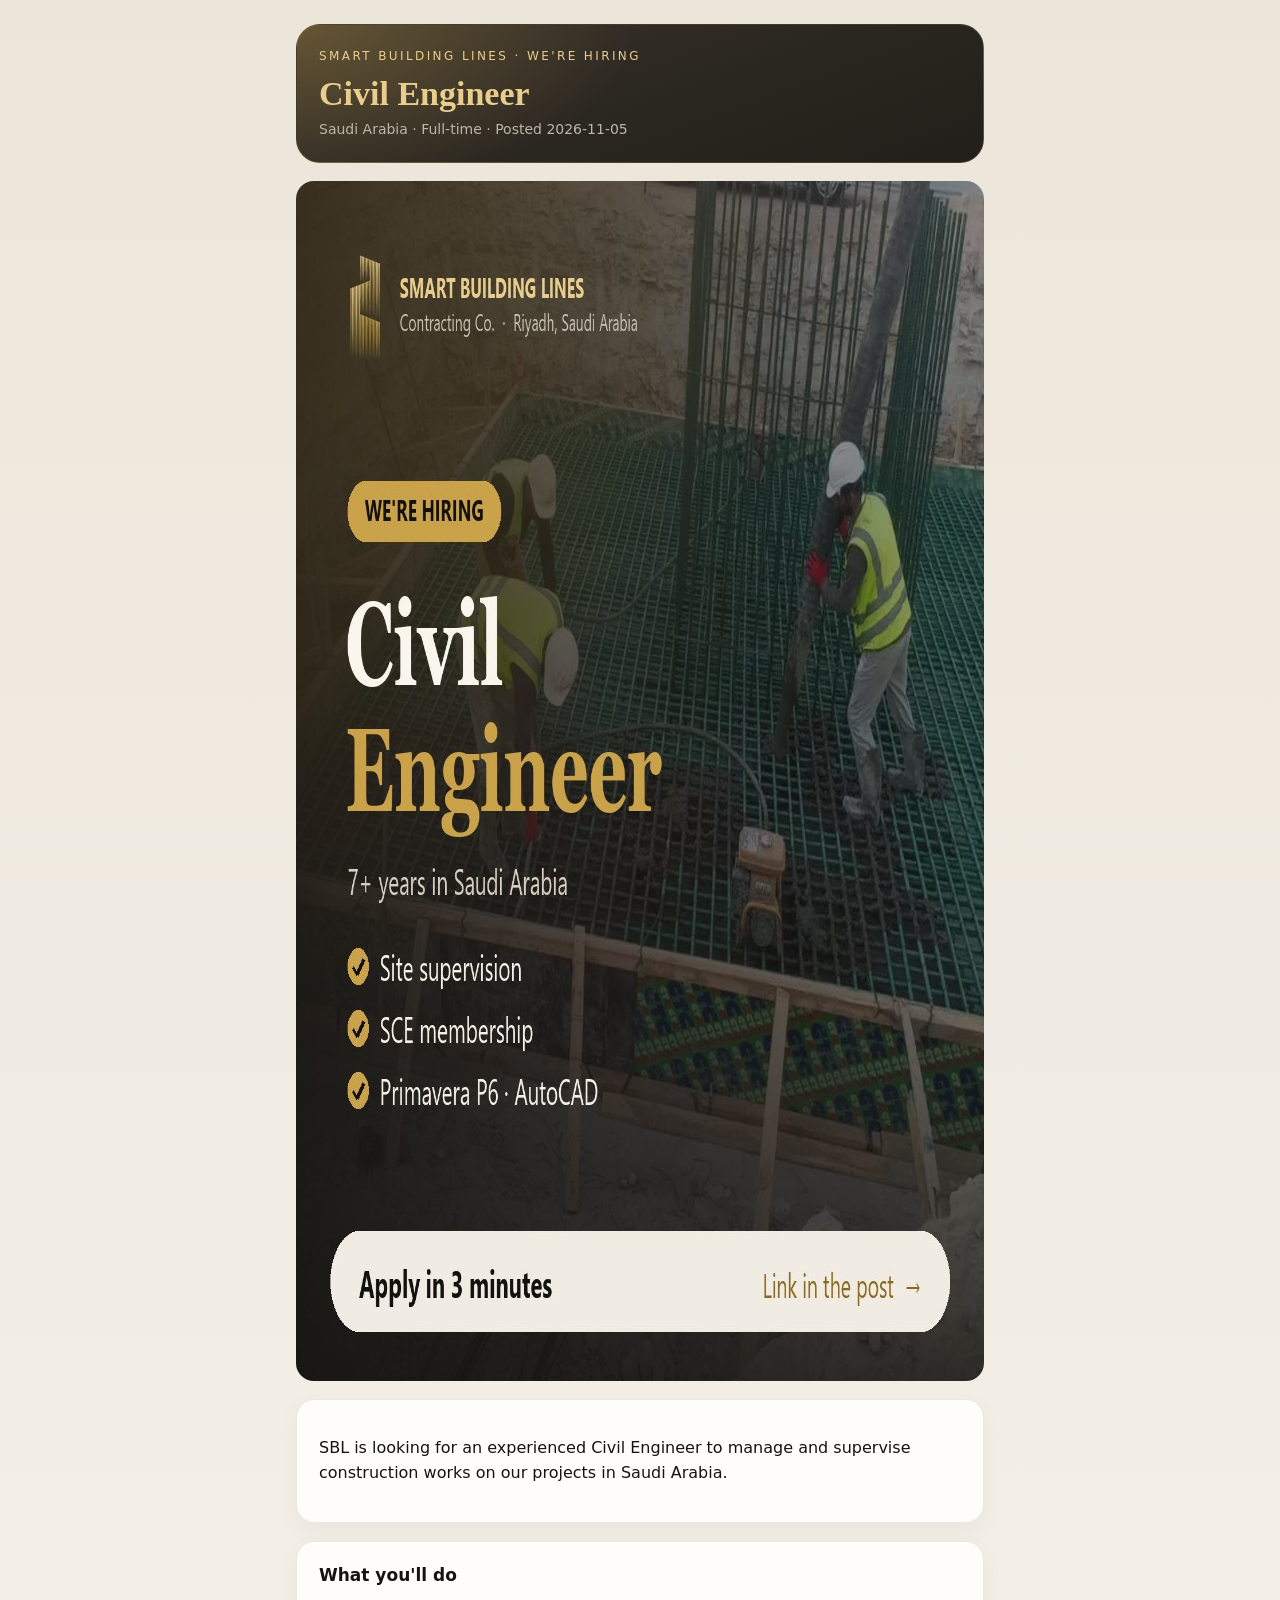
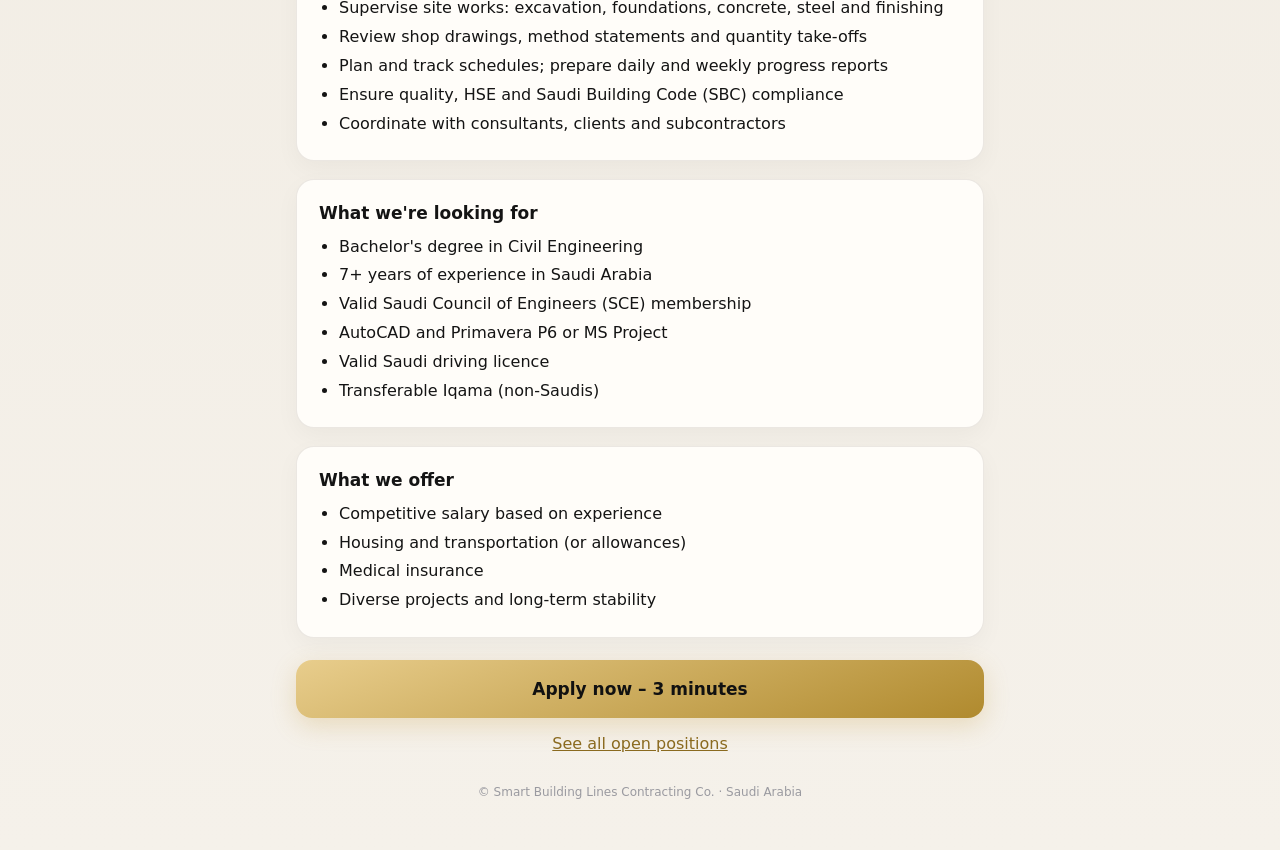
<file: jobs/civil-engineer/index.html>
<!DOCTYPE html>
<html lang="en">
<head>
<meta charset="utf-8">
<meta name="viewport" content="width=device-width, initial-scale=1">
<title>Civil Engineer – Saudi Arabia | SBL Careers</title>
<meta name="description" content="SBL is looking for an experienced Civil Engineer to manage and supervise construction works on our projects in Saudi Arabia.">
<link rel="canonical" href="https://sblcontracting.github.io/careers/jobs/civil-engineer/">
<meta property="og:type" content="website">
<meta property="og:title" content="Civil Engineer – Saudi Arabia | SBL Careers">
<meta property="og:description" content="SBL is looking for an experienced Civil Engineer to manage and supervise construction works on our projects in Saudi Arabia.">
<meta property="og:url" content="https://sblcontracting.github.io/careers/jobs/civil-engineer/">
<meta property="og:image" content="https://sblcontracting.github.io/careers/jobs/3-civil-engineer.jpg">
<meta name="twitter:card" content="summary_large_image">
<link rel="stylesheet" href="../job.css">
<script type="application/ld+json">{"@context": "https://schema.org/", "@type": "JobPosting", "title": "Civil Engineer", "description": "<p>SBL is looking for an experienced Civil Engineer to manage and supervise construction works on our projects in Saudi Arabia.</p><p><strong>What you'll do</strong></p><ul><li>Supervise site works: excavation, foundations, concrete, steel and finishing</li><li>Review shop drawings, method statements and quantity take-offs</li><li>Plan and track schedules; prepare daily and weekly progress reports</li><li>Ensure quality, HSE and Saudi Building Code (SBC) compliance</li><li>Coordinate with consultants, clients and subcontractors</li></ul><p><strong>What we're looking for</strong></p><ul><li>Bachelor&#x27;s degree in Civil Engineering</li><li>7+ years of experience in Saudi Arabia</li><li>Valid Saudi Council of Engineers (SCE) membership</li><li>AutoCAD and Primavera P6 or MS Project</li><li>Valid Saudi driving licence</li><li>Transferable Iqama (non-Saudis)</li></ul><p><strong>What we offer</strong></p><ul><li>Competitive salary based on experience</li><li>Housing and transportation (or allowances)</li><li>Medical insurance</li><li>Diverse projects and long-term stability</li></ul>", "identifier": {"@type": "PropertyValue", "name": "SBL", "value": "SBL-civil-engineer"}, "datePosted": "2026-11-05", "validThrough": "2027-01-05T23:59:00+03:00", "employmentType": "FULL_TIME", "hiringOrganization": {"@type": "Organization", "name": "Smart Building Lines Contracting Co.", "sameAs": "https://www.linkedin.com/company/sblcontracting", "logo": "https://sblcontracting.github.io/careers/sbl-logo.png"}, "jobLocation": [{"@type": "Place", "address": {"@type": "PostalAddress", "addressLocality": "Riyadh", "addressRegion": "Riyadh Province", "addressCountry": "SA"}}, {"@type": "Place", "address": {"@type": "PostalAddress", "addressLocality": "Jeddah", "addressRegion": "Makkah Province", "addressCountry": "SA"}}, {"@type": "Place", "address": {"@type": "PostalAddress", "addressLocality": "Dammam", "addressRegion": "Eastern Province", "addressCountry": "SA"}}], "directApply": true, "experienceRequirements": {"@type": "OccupationalExperienceRequirements", "monthsOfExperience": 84}, "educationRequirements": {"@type": "EducationalOccupationalCredential", "credentialCategory": "bachelor degree"}, "industry": "Construction", "occupationalCategory": "Civil Engineer", "url": "https://sblcontracting.github.io/careers/jobs/civil-engineer/", "image": "https://sblcontracting.github.io/careers/jobs/3-civil-engineer.jpg"}</script>
</head>
<body>
<div class="wrap">
  <header class="head">
    <div class="k">Smart Building Lines · We're hiring</div>
    <h1>Civil Engineer</h1>
    <div class="meta">Saudi Arabia · Full-time · Posted 2026-11-05</div>
  </header>
  <img class="cover" src="../3-civil-engineer.jpg" alt="Civil Engineer – SBL Contracting" width="1200" height="1200">
  <section class="card"><p>SBL is looking for an experienced Civil Engineer to manage and supervise construction works on our projects in Saudi Arabia.</p></section>
  <section class="card"><h2>What you'll do</h2><ul><li>Supervise site works: excavation, foundations, concrete, steel and finishing</li><li>Review shop drawings, method statements and quantity take-offs</li><li>Plan and track schedules; prepare daily and weekly progress reports</li><li>Ensure quality, HSE and Saudi Building Code (SBC) compliance</li><li>Coordinate with consultants, clients and subcontractors</li></ul></section>
  <section class="card"><h2>What we're looking for</h2><ul><li>Bachelor&#x27;s degree in Civil Engineering</li><li>7+ years of experience in Saudi Arabia</li><li>Valid Saudi Council of Engineers (SCE) membership</li><li>AutoCAD and Primavera P6 or MS Project</li><li>Valid Saudi driving licence</li><li>Transferable Iqama (non-Saudis)</li></ul></section>
  <section class="card"><h2>What we offer</h2><ul><li>Competitive salary based on experience</li><li>Housing and transportation (or allowances)</li><li>Medical insurance</li><li>Diverse projects and long-term stability</li></ul></section>
  <a class="btn" href="https://sblcontracting.github.io/careers/?position=Civil%20Engineer">Apply now – 3 minutes</a>
  <a class="all" href="../">See all open positions</a>
  <div class="foot">© Smart Building Lines Contracting Co. · Saudi Arabia</div>
</div>
</body>
</html>
</file>
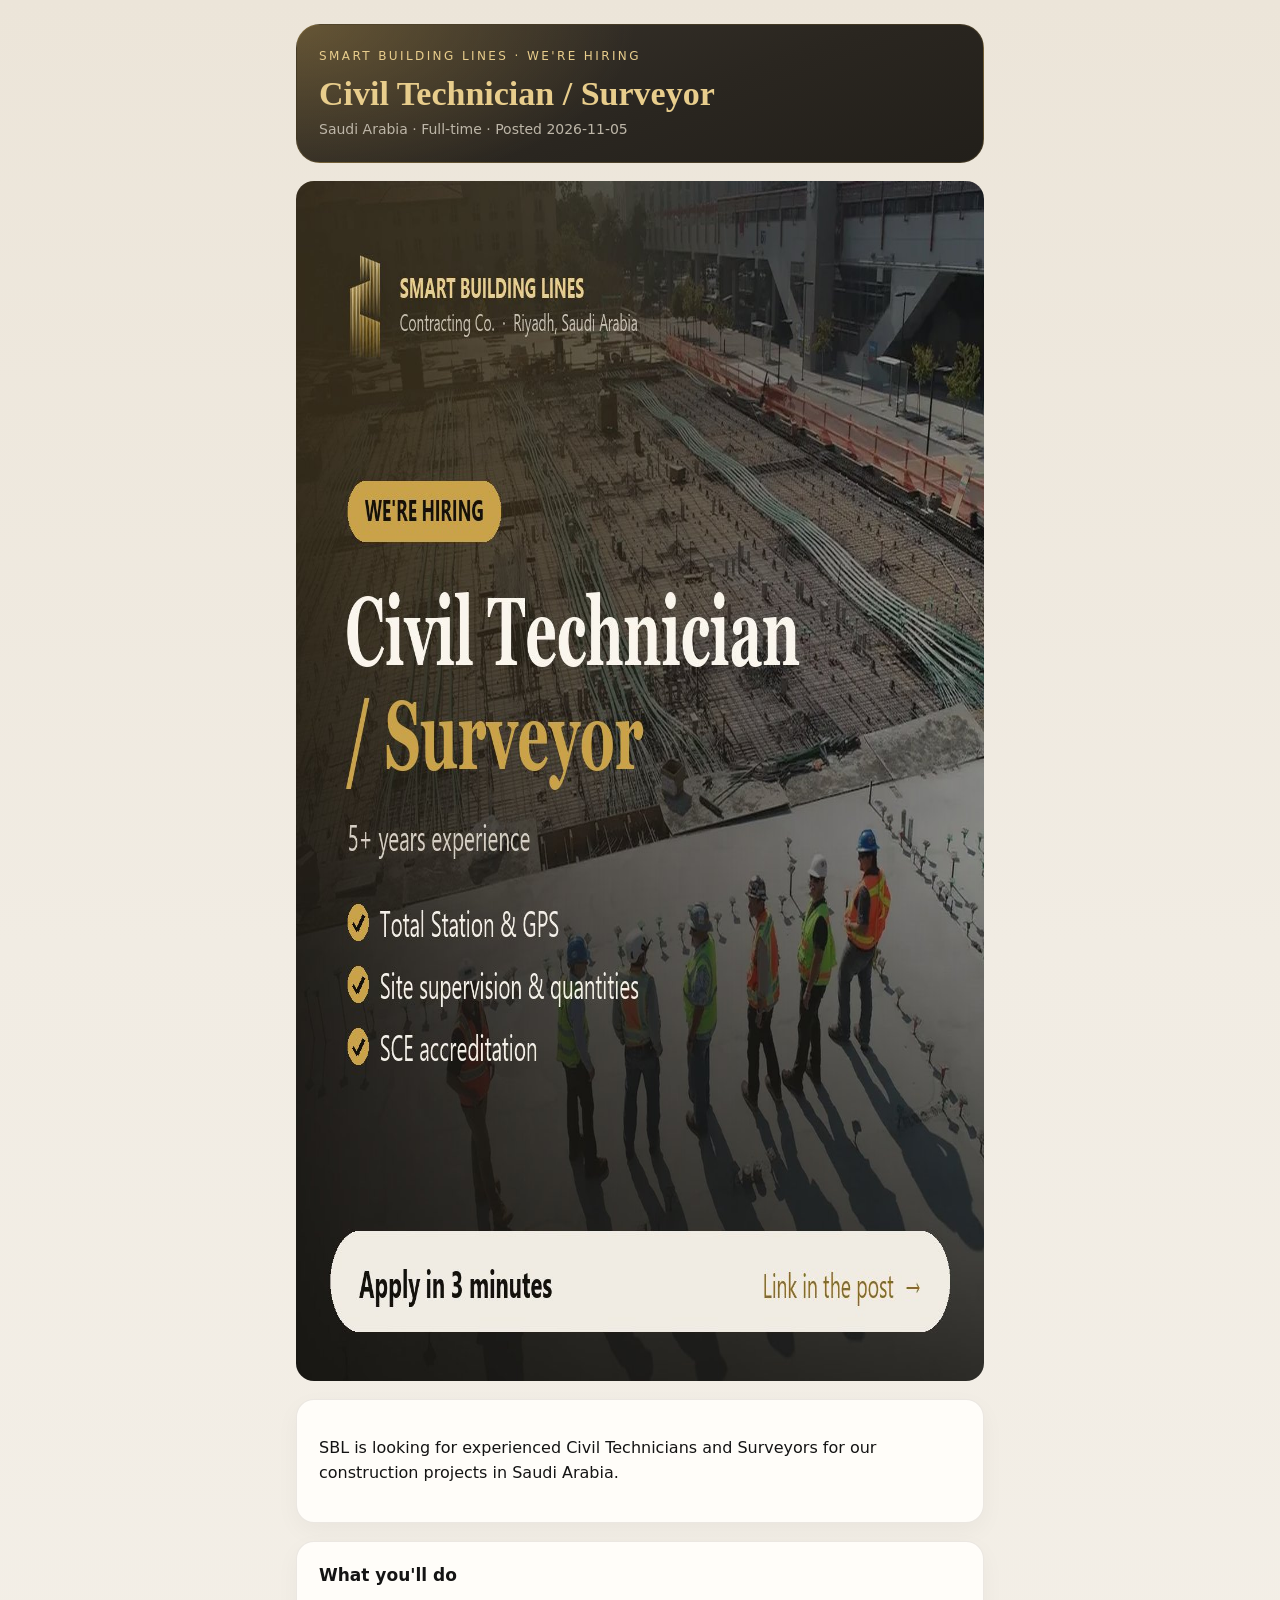
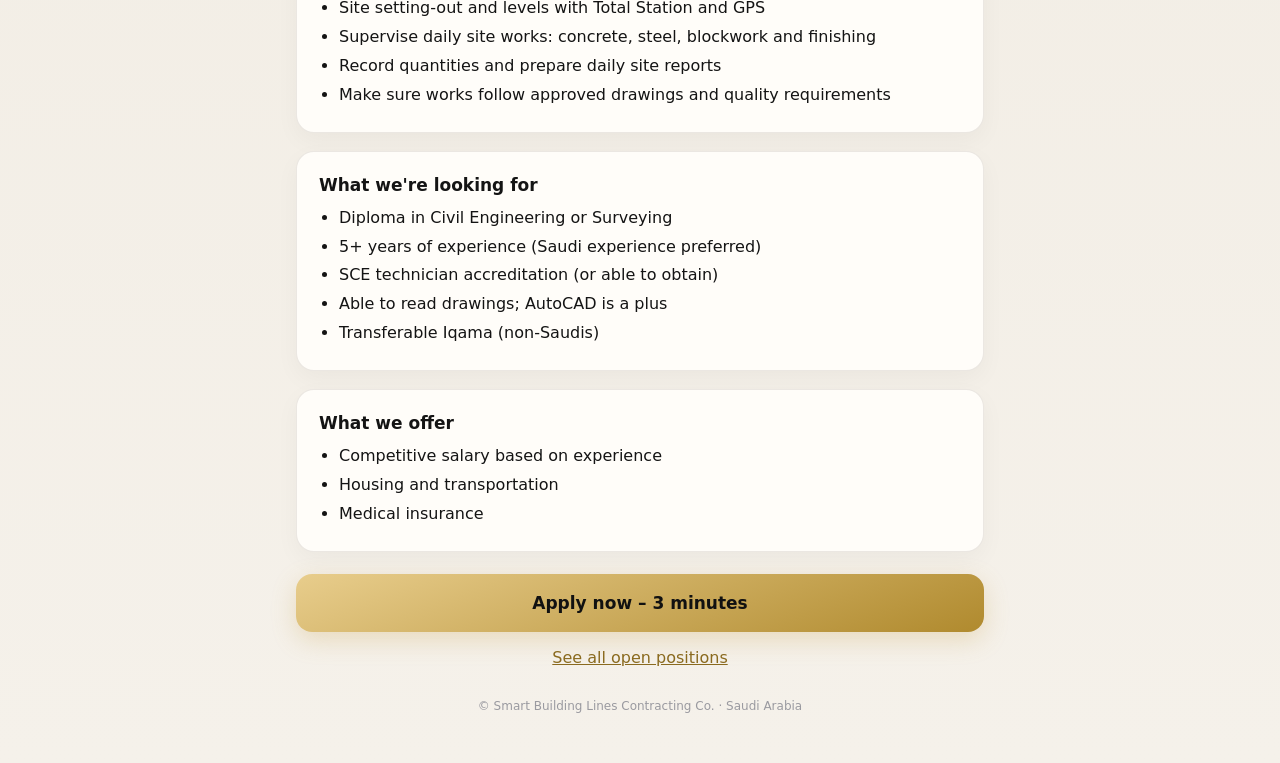
<file: jobs/civil-technician-surveyor/index.html>
<!DOCTYPE html>
<html lang="en">
<head>
<meta charset="utf-8">
<meta name="viewport" content="width=device-width, initial-scale=1">
<title>Civil Technician / Surveyor – Saudi Arabia | SBL Careers</title>
<meta name="description" content="SBL is looking for experienced Civil Technicians and Surveyors for our construction projects in Saudi Arabia.">
<link rel="canonical" href="https://sblcontracting.github.io/careers/jobs/civil-technician-surveyor/">
<meta property="og:type" content="website">
<meta property="og:title" content="Civil Technician / Surveyor – Saudi Arabia | SBL Careers">
<meta property="og:description" content="SBL is looking for experienced Civil Technicians and Surveyors for our construction projects in Saudi Arabia.">
<meta property="og:url" content="https://sblcontracting.github.io/careers/jobs/civil-technician-surveyor/">
<meta property="og:image" content="https://sblcontracting.github.io/careers/jobs/7-civil-technician-surveyor.jpg">
<meta name="twitter:card" content="summary_large_image">
<link rel="stylesheet" href="../job.css">
<script type="application/ld+json">{"@context": "https://schema.org/", "@type": "JobPosting", "title": "Civil Technician / Surveyor", "description": "<p>SBL is looking for experienced Civil Technicians and Surveyors for our construction projects in Saudi Arabia.</p><p><strong>What you'll do</strong></p><ul><li>Site setting-out and levels with Total Station and GPS</li><li>Supervise daily site works: concrete, steel, blockwork and finishing</li><li>Record quantities and prepare daily site reports</li><li>Make sure works follow approved drawings and quality requirements</li></ul><p><strong>What we're looking for</strong></p><ul><li>Diploma in Civil Engineering or Surveying</li><li>5+ years of experience (Saudi experience preferred)</li><li>SCE technician accreditation (or able to obtain)</li><li>Able to read drawings; AutoCAD is a plus</li><li>Transferable Iqama (non-Saudis)</li></ul><p><strong>What we offer</strong></p><ul><li>Competitive salary based on experience</li><li>Housing and transportation</li><li>Medical insurance</li></ul>", "identifier": {"@type": "PropertyValue", "name": "SBL", "value": "SBL-civil-technician-surveyor"}, "datePosted": "2026-11-05", "validThrough": "2027-01-05T23:59:00+03:00", "employmentType": "FULL_TIME", "hiringOrganization": {"@type": "Organization", "name": "Smart Building Lines Contracting Co.", "sameAs": "https://www.linkedin.com/company/sblcontracting", "logo": "https://sblcontracting.github.io/careers/sbl-logo.png"}, "jobLocation": [{"@type": "Place", "address": {"@type": "PostalAddress", "addressLocality": "Riyadh", "addressRegion": "Riyadh Province", "addressCountry": "SA"}}, {"@type": "Place", "address": {"@type": "PostalAddress", "addressLocality": "Jeddah", "addressRegion": "Makkah Province", "addressCountry": "SA"}}, {"@type": "Place", "address": {"@type": "PostalAddress", "addressLocality": "Dammam", "addressRegion": "Eastern Province", "addressCountry": "SA"}}], "directApply": true, "experienceRequirements": {"@type": "OccupationalExperienceRequirements", "monthsOfExperience": 60}, "educationRequirements": {"@type": "EducationalOccupationalCredential", "credentialCategory": "associate degree"}, "industry": "Construction", "occupationalCategory": "Civil Technician / Surveyor", "url": "https://sblcontracting.github.io/careers/jobs/civil-technician-surveyor/", "image": "https://sblcontracting.github.io/careers/jobs/7-civil-technician-surveyor.jpg"}</script>
</head>
<body>
<div class="wrap">
  <header class="head">
    <div class="k">Smart Building Lines · We're hiring</div>
    <h1>Civil Technician / Surveyor</h1>
    <div class="meta">Saudi Arabia · Full-time · Posted 2026-11-05</div>
  </header>
  <img class="cover" src="../7-civil-technician-surveyor.jpg" alt="Civil Technician / Surveyor – SBL Contracting" width="1200" height="1200">
  <section class="card"><p>SBL is looking for experienced Civil Technicians and Surveyors for our construction projects in Saudi Arabia.</p></section>
  <section class="card"><h2>What you'll do</h2><ul><li>Site setting-out and levels with Total Station and GPS</li><li>Supervise daily site works: concrete, steel, blockwork and finishing</li><li>Record quantities and prepare daily site reports</li><li>Make sure works follow approved drawings and quality requirements</li></ul></section>
  <section class="card"><h2>What we're looking for</h2><ul><li>Diploma in Civil Engineering or Surveying</li><li>5+ years of experience (Saudi experience preferred)</li><li>SCE technician accreditation (or able to obtain)</li><li>Able to read drawings; AutoCAD is a plus</li><li>Transferable Iqama (non-Saudis)</li></ul></section>
  <section class="card"><h2>What we offer</h2><ul><li>Competitive salary based on experience</li><li>Housing and transportation</li><li>Medical insurance</li></ul></section>
  <a class="btn" href="https://sblcontracting.github.io/careers/?position=Civil%20Technician%20%2F%20Surveyor">Apply now – 3 minutes</a>
  <a class="all" href="../">See all open positions</a>
  <div class="foot">© Smart Building Lines Contracting Co. · Saudi Arabia</div>
</div>
</body>
</html>
</file>
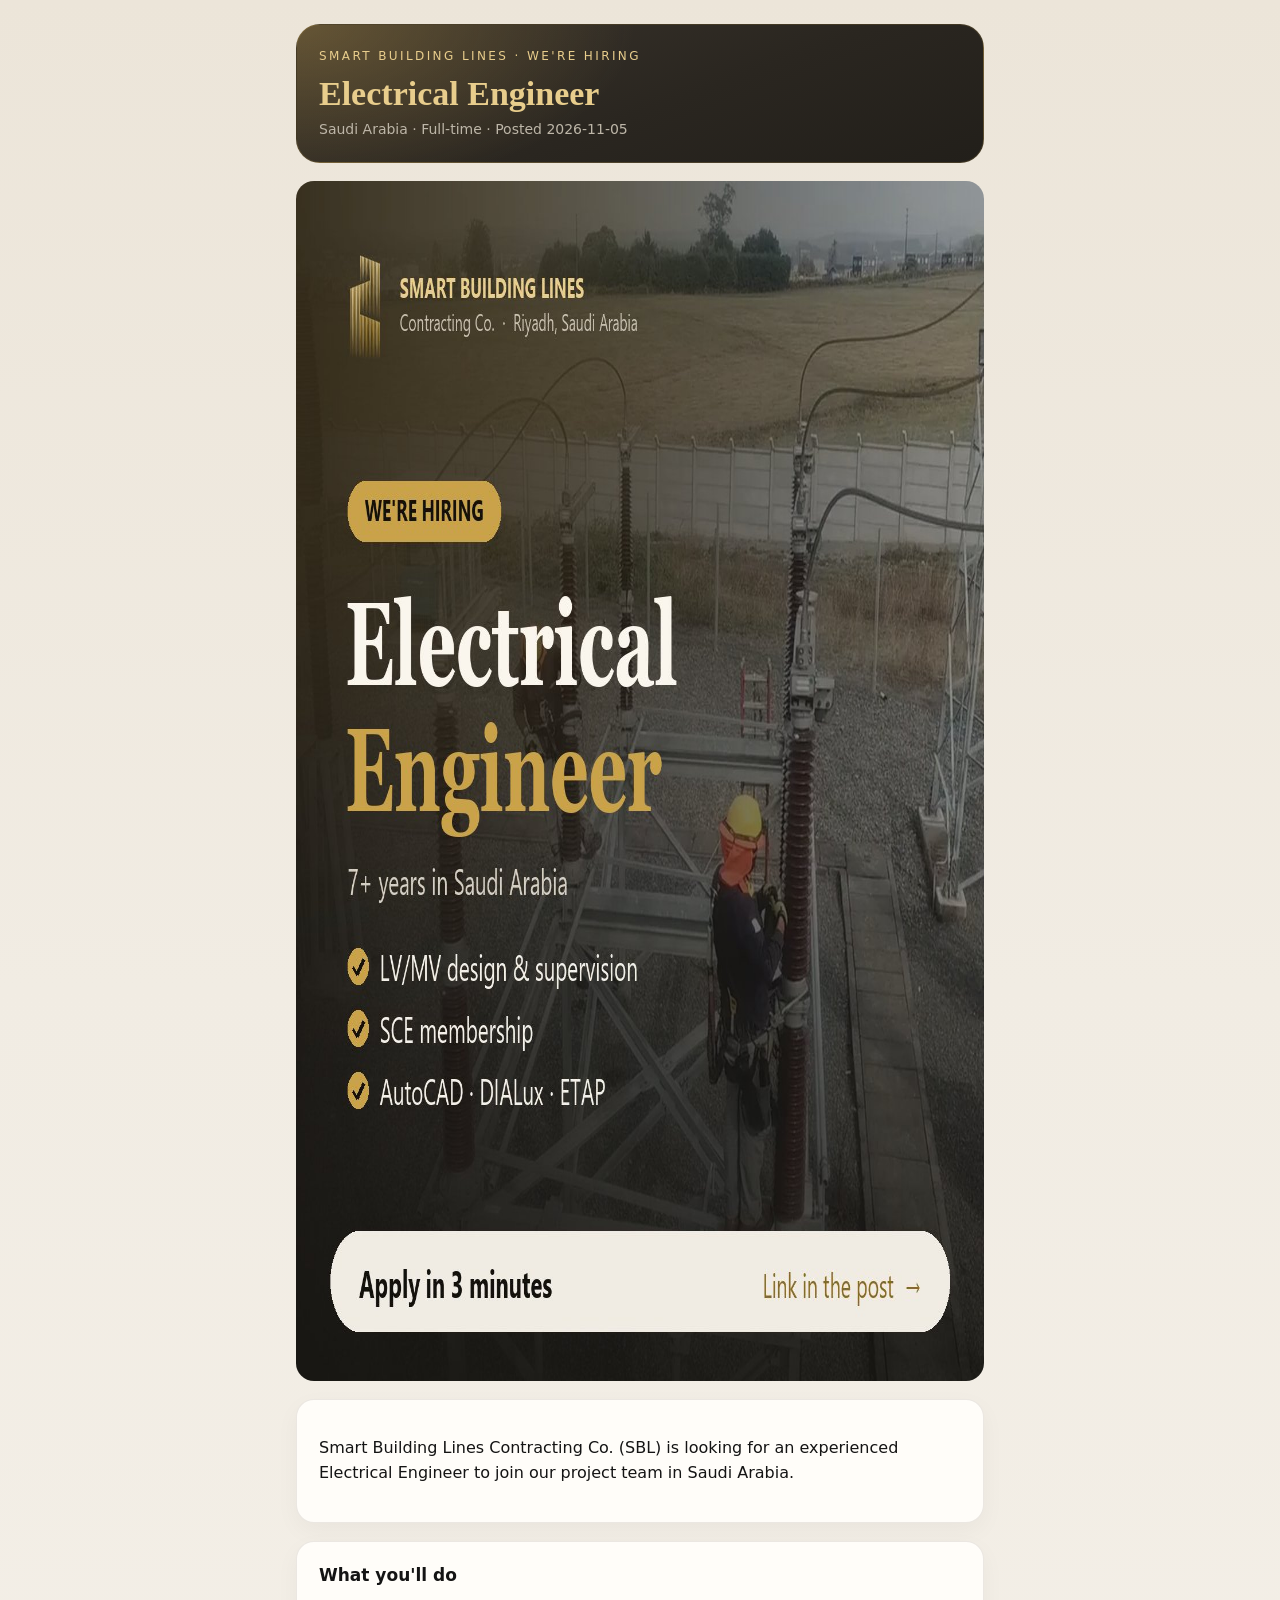
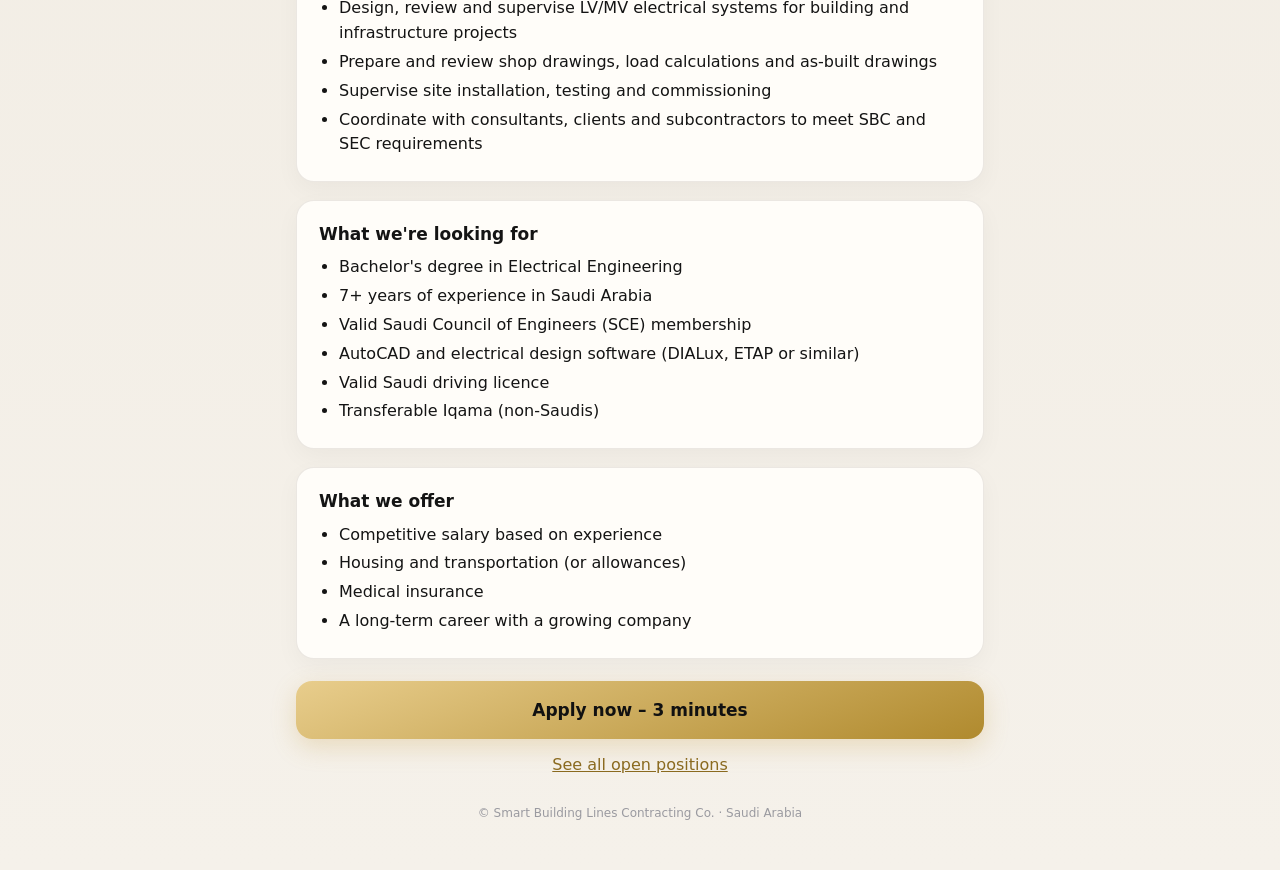
<file: jobs/electrical-engineer/index.html>
<!DOCTYPE html>
<html lang="en">
<head>
<meta charset="utf-8">
<meta name="viewport" content="width=device-width, initial-scale=1">
<title>Electrical Engineer – Saudi Arabia | SBL Careers</title>
<meta name="description" content="Smart Building Lines Contracting Co. (SBL) is looking for an experienced Electrical Engineer to join our project team in Saudi Arabia.">
<link rel="canonical" href="https://sblcontracting.github.io/careers/jobs/electrical-engineer/">
<meta property="og:type" content="website">
<meta property="og:title" content="Electrical Engineer – Saudi Arabia | SBL Careers">
<meta property="og:description" content="Smart Building Lines Contracting Co. (SBL) is looking for an experienced Electrical Engineer to join our project team in Saudi Arabia.">
<meta property="og:url" content="https://sblcontracting.github.io/careers/jobs/electrical-engineer/">
<meta property="og:image" content="https://sblcontracting.github.io/careers/jobs/1-electrical-engineer.jpg">
<meta name="twitter:card" content="summary_large_image">
<link rel="stylesheet" href="../job.css">
<script type="application/ld+json">{"@context": "https://schema.org/", "@type": "JobPosting", "title": "Electrical Engineer", "description": "<p>Smart Building Lines Contracting Co. (SBL) is looking for an experienced Electrical Engineer to join our project team in Saudi Arabia.</p><p><strong>What you'll do</strong></p><ul><li>Design, review and supervise LV/MV electrical systems for building and infrastructure projects</li><li>Prepare and review shop drawings, load calculations and as-built drawings</li><li>Supervise site installation, testing and commissioning</li><li>Coordinate with consultants, clients and subcontractors to meet SBC and SEC requirements</li></ul><p><strong>What we're looking for</strong></p><ul><li>Bachelor&#x27;s degree in Electrical Engineering</li><li>7+ years of experience in Saudi Arabia</li><li>Valid Saudi Council of Engineers (SCE) membership</li><li>AutoCAD and electrical design software (DIALux, ETAP or similar)</li><li>Valid Saudi driving licence</li><li>Transferable Iqama (non-Saudis)</li></ul><p><strong>What we offer</strong></p><ul><li>Competitive salary based on experience</li><li>Housing and transportation (or allowances)</li><li>Medical insurance</li><li>A long-term career with a growing company</li></ul>", "identifier": {"@type": "PropertyValue", "name": "SBL", "value": "SBL-electrical-engineer"}, "datePosted": "2026-11-05", "validThrough": "2027-01-05T23:59:00+03:00", "employmentType": "FULL_TIME", "hiringOrganization": {"@type": "Organization", "name": "Smart Building Lines Contracting Co.", "sameAs": "https://www.linkedin.com/company/sblcontracting", "logo": "https://sblcontracting.github.io/careers/sbl-logo.png"}, "jobLocation": [{"@type": "Place", "address": {"@type": "PostalAddress", "addressLocality": "Riyadh", "addressRegion": "Riyadh Province", "addressCountry": "SA"}}, {"@type": "Place", "address": {"@type": "PostalAddress", "addressLocality": "Jeddah", "addressRegion": "Makkah Province", "addressCountry": "SA"}}, {"@type": "Place", "address": {"@type": "PostalAddress", "addressLocality": "Dammam", "addressRegion": "Eastern Province", "addressCountry": "SA"}}], "directApply": true, "experienceRequirements": {"@type": "OccupationalExperienceRequirements", "monthsOfExperience": 84}, "educationRequirements": {"@type": "EducationalOccupationalCredential", "credentialCategory": "bachelor degree"}, "industry": "Construction", "occupationalCategory": "Electrical Engineer", "url": "https://sblcontracting.github.io/careers/jobs/electrical-engineer/", "image": "https://sblcontracting.github.io/careers/jobs/1-electrical-engineer.jpg"}</script>
</head>
<body>
<div class="wrap">
  <header class="head">
    <div class="k">Smart Building Lines · We're hiring</div>
    <h1>Electrical Engineer</h1>
    <div class="meta">Saudi Arabia · Full-time · Posted 2026-11-05</div>
  </header>
  <img class="cover" src="../1-electrical-engineer.jpg" alt="Electrical Engineer – SBL Contracting" width="1200" height="1200">
  <section class="card"><p>Smart Building Lines Contracting Co. (SBL) is looking for an experienced Electrical Engineer to join our project team in Saudi Arabia.</p></section>
  <section class="card"><h2>What you'll do</h2><ul><li>Design, review and supervise LV/MV electrical systems for building and infrastructure projects</li><li>Prepare and review shop drawings, load calculations and as-built drawings</li><li>Supervise site installation, testing and commissioning</li><li>Coordinate with consultants, clients and subcontractors to meet SBC and SEC requirements</li></ul></section>
  <section class="card"><h2>What we're looking for</h2><ul><li>Bachelor&#x27;s degree in Electrical Engineering</li><li>7+ years of experience in Saudi Arabia</li><li>Valid Saudi Council of Engineers (SCE) membership</li><li>AutoCAD and electrical design software (DIALux, ETAP or similar)</li><li>Valid Saudi driving licence</li><li>Transferable Iqama (non-Saudis)</li></ul></section>
  <section class="card"><h2>What we offer</h2><ul><li>Competitive salary based on experience</li><li>Housing and transportation (or allowances)</li><li>Medical insurance</li><li>A long-term career with a growing company</li></ul></section>
  <a class="btn" href="https://sblcontracting.github.io/careers/?position=Electrical%20Engineer">Apply now – 3 minutes</a>
  <a class="all" href="../">See all open positions</a>
  <div class="foot">© Smart Building Lines Contracting Co. · Saudi Arabia</div>
</div>
</body>
</html>
</file>
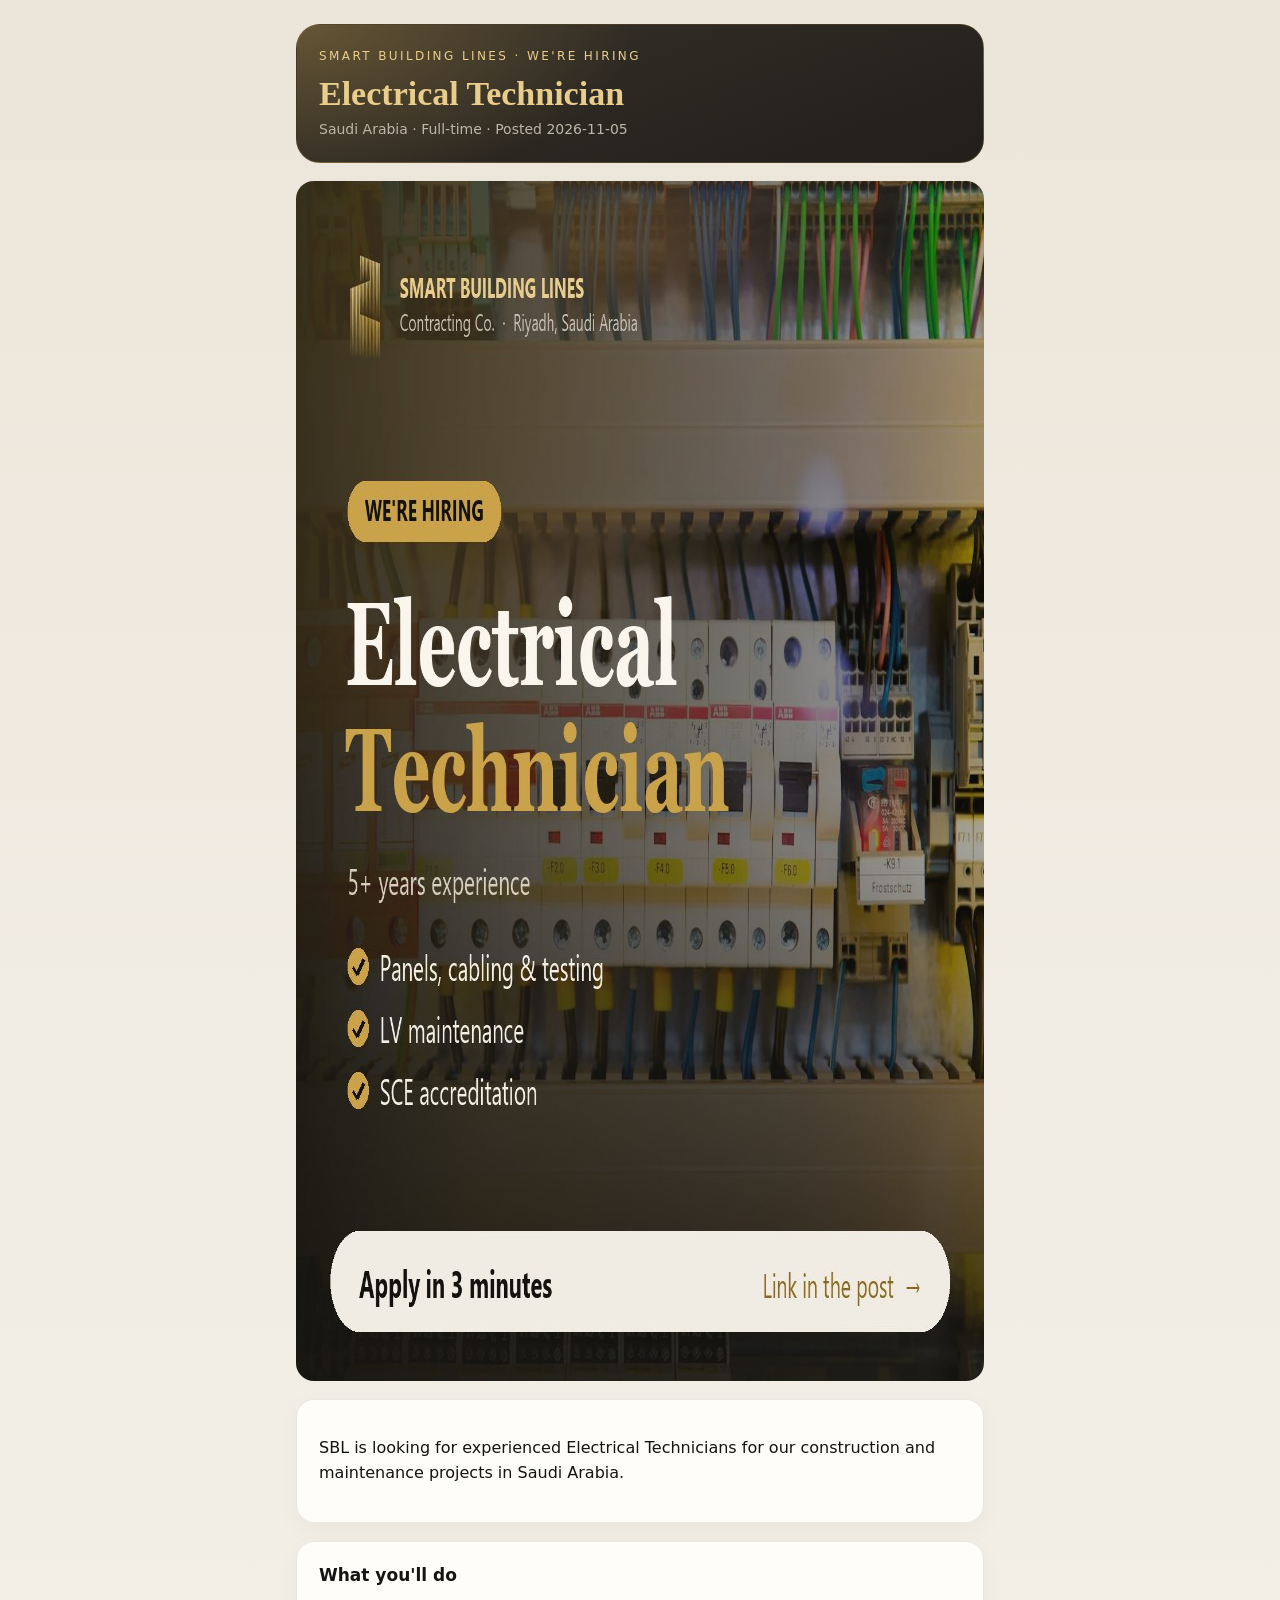
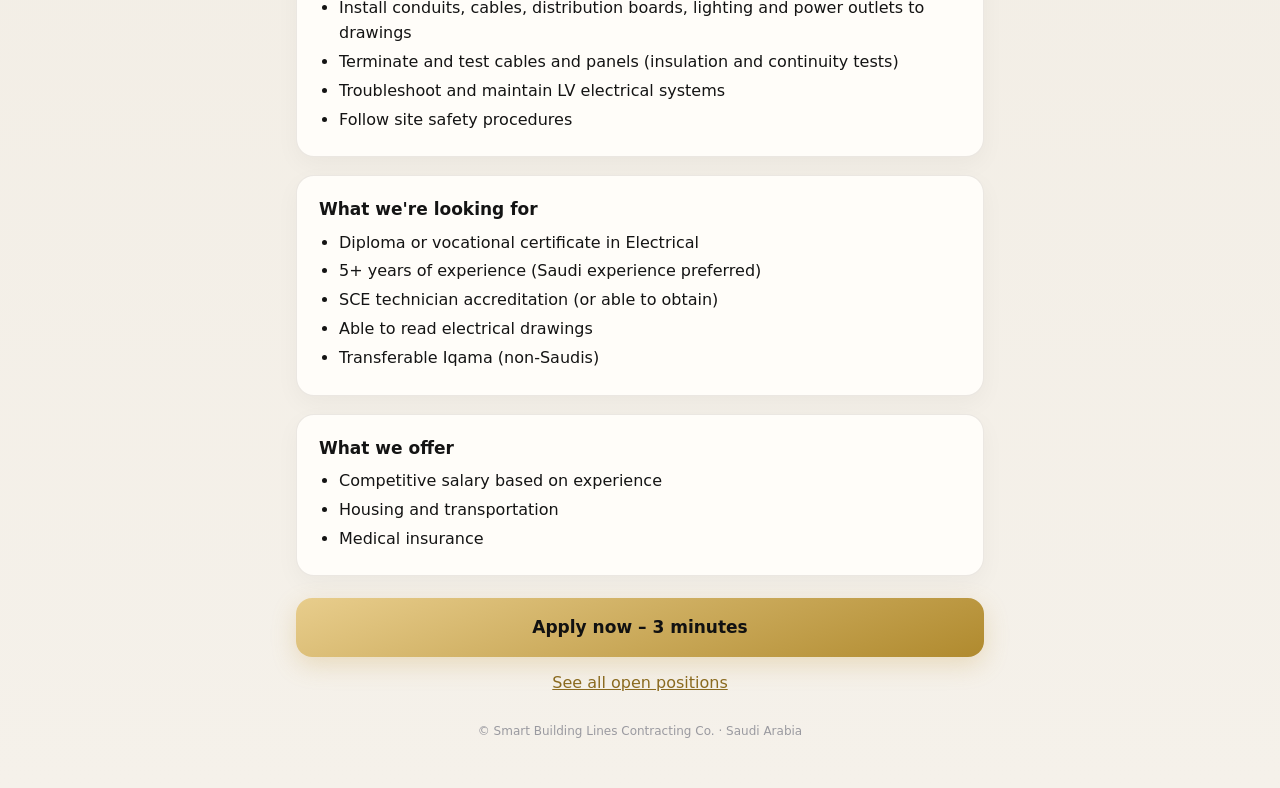
<file: jobs/electrical-technician/index.html>
<!DOCTYPE html>
<html lang="en">
<head>
<meta charset="utf-8">
<meta name="viewport" content="width=device-width, initial-scale=1">
<title>Electrical Technician – Saudi Arabia | SBL Careers</title>
<meta name="description" content="SBL is looking for experienced Electrical Technicians for our construction and maintenance projects in Saudi Arabia.">
<link rel="canonical" href="https://sblcontracting.github.io/careers/jobs/electrical-technician/">
<meta property="og:type" content="website">
<meta property="og:title" content="Electrical Technician – Saudi Arabia | SBL Careers">
<meta property="og:description" content="SBL is looking for experienced Electrical Technicians for our construction and maintenance projects in Saudi Arabia.">
<meta property="og:url" content="https://sblcontracting.github.io/careers/jobs/electrical-technician/">
<meta property="og:image" content="https://sblcontracting.github.io/careers/jobs/5-electrical-technician.jpg">
<meta name="twitter:card" content="summary_large_image">
<link rel="stylesheet" href="../job.css">
<script type="application/ld+json">{"@context": "https://schema.org/", "@type": "JobPosting", "title": "Electrical Technician", "description": "<p>SBL is looking for experienced Electrical Technicians for our construction and maintenance projects in Saudi Arabia.</p><p><strong>What you'll do</strong></p><ul><li>Install conduits, cables, distribution boards, lighting and power outlets to drawings</li><li>Terminate and test cables and panels (insulation and continuity tests)</li><li>Troubleshoot and maintain LV electrical systems</li><li>Follow site safety procedures</li></ul><p><strong>What we're looking for</strong></p><ul><li>Diploma or vocational certificate in Electrical</li><li>5+ years of experience (Saudi experience preferred)</li><li>SCE technician accreditation (or able to obtain)</li><li>Able to read electrical drawings</li><li>Transferable Iqama (non-Saudis)</li></ul><p><strong>What we offer</strong></p><ul><li>Competitive salary based on experience</li><li>Housing and transportation</li><li>Medical insurance</li></ul>", "identifier": {"@type": "PropertyValue", "name": "SBL", "value": "SBL-electrical-technician"}, "datePosted": "2026-11-05", "validThrough": "2027-01-05T23:59:00+03:00", "employmentType": "FULL_TIME", "hiringOrganization": {"@type": "Organization", "name": "Smart Building Lines Contracting Co.", "sameAs": "https://www.linkedin.com/company/sblcontracting", "logo": "https://sblcontracting.github.io/careers/sbl-logo.png"}, "jobLocation": [{"@type": "Place", "address": {"@type": "PostalAddress", "addressLocality": "Riyadh", "addressRegion": "Riyadh Province", "addressCountry": "SA"}}, {"@type": "Place", "address": {"@type": "PostalAddress", "addressLocality": "Jeddah", "addressRegion": "Makkah Province", "addressCountry": "SA"}}, {"@type": "Place", "address": {"@type": "PostalAddress", "addressLocality": "Dammam", "addressRegion": "Eastern Province", "addressCountry": "SA"}}], "directApply": true, "experienceRequirements": {"@type": "OccupationalExperienceRequirements", "monthsOfExperience": 60}, "educationRequirements": {"@type": "EducationalOccupationalCredential", "credentialCategory": "associate degree"}, "industry": "Construction", "occupationalCategory": "Electrical Technician", "url": "https://sblcontracting.github.io/careers/jobs/electrical-technician/", "image": "https://sblcontracting.github.io/careers/jobs/5-electrical-technician.jpg"}</script>
</head>
<body>
<div class="wrap">
  <header class="head">
    <div class="k">Smart Building Lines · We're hiring</div>
    <h1>Electrical Technician</h1>
    <div class="meta">Saudi Arabia · Full-time · Posted 2026-11-05</div>
  </header>
  <img class="cover" src="../5-electrical-technician.jpg" alt="Electrical Technician – SBL Contracting" width="1200" height="1200">
  <section class="card"><p>SBL is looking for experienced Electrical Technicians for our construction and maintenance projects in Saudi Arabia.</p></section>
  <section class="card"><h2>What you'll do</h2><ul><li>Install conduits, cables, distribution boards, lighting and power outlets to drawings</li><li>Terminate and test cables and panels (insulation and continuity tests)</li><li>Troubleshoot and maintain LV electrical systems</li><li>Follow site safety procedures</li></ul></section>
  <section class="card"><h2>What we're looking for</h2><ul><li>Diploma or vocational certificate in Electrical</li><li>5+ years of experience (Saudi experience preferred)</li><li>SCE technician accreditation (or able to obtain)</li><li>Able to read electrical drawings</li><li>Transferable Iqama (non-Saudis)</li></ul></section>
  <section class="card"><h2>What we offer</h2><ul><li>Competitive salary based on experience</li><li>Housing and transportation</li><li>Medical insurance</li></ul></section>
  <a class="btn" href="https://sblcontracting.github.io/careers/?position=Electrical%20Technician">Apply now – 3 minutes</a>
  <a class="all" href="../">See all open positions</a>
  <div class="foot">© Smart Building Lines Contracting Co. · Saudi Arabia</div>
</div>
</body>
</html>
</file>
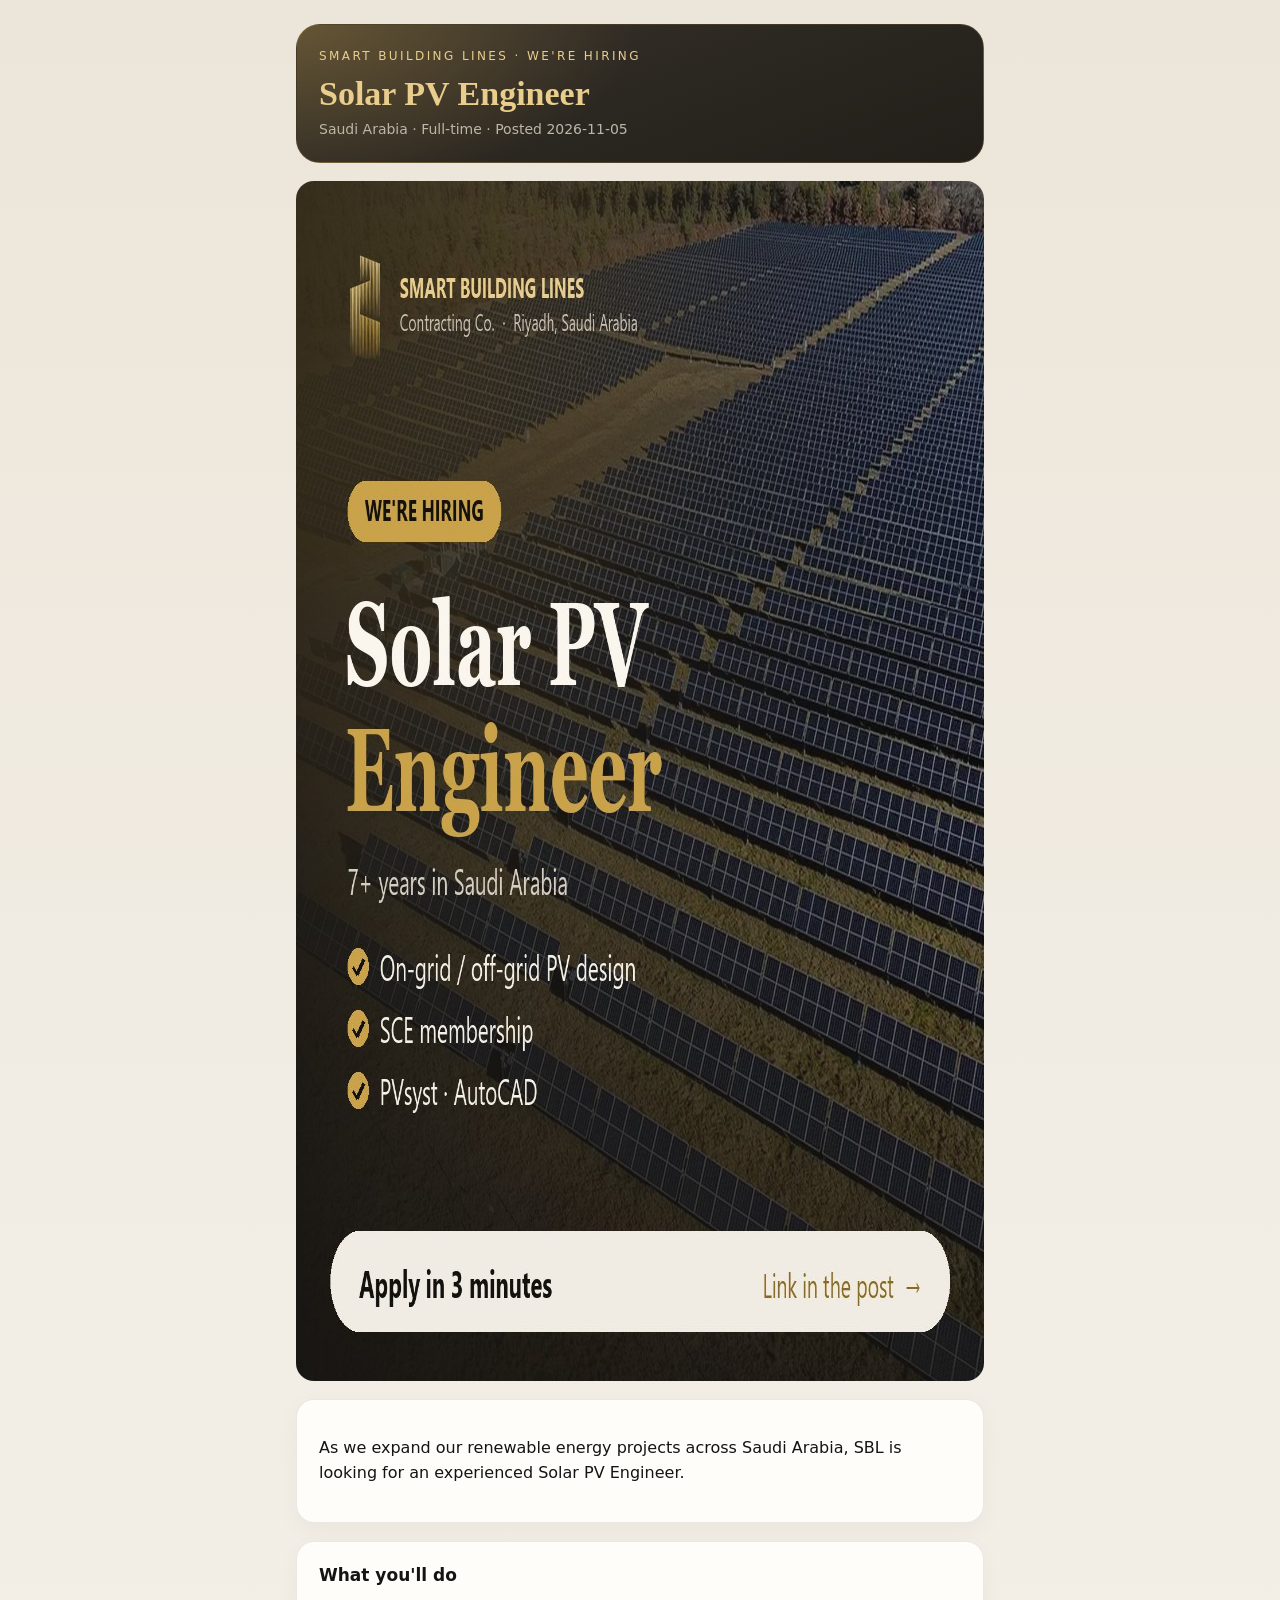
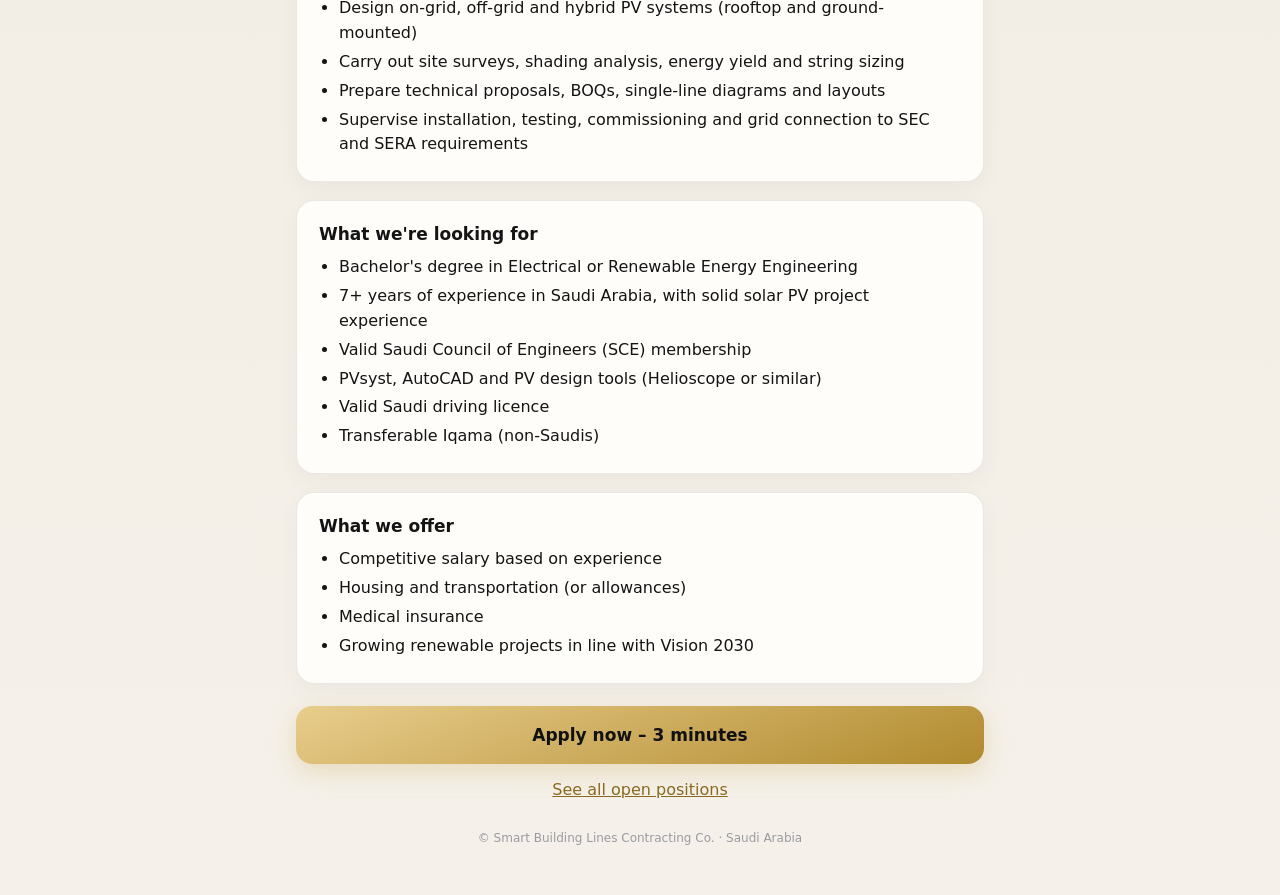
<file: jobs/solar-pv-engineer/index.html>
<!DOCTYPE html>
<html lang="en">
<head>
<meta charset="utf-8">
<meta name="viewport" content="width=device-width, initial-scale=1">
<title>Solar PV Engineer – Saudi Arabia | SBL Careers</title>
<meta name="description" content="As we expand our renewable energy projects across Saudi Arabia, SBL is looking for an experienced Solar PV Engineer.">
<link rel="canonical" href="https://sblcontracting.github.io/careers/jobs/solar-pv-engineer/">
<meta property="og:type" content="website">
<meta property="og:title" content="Solar PV Engineer – Saudi Arabia | SBL Careers">
<meta property="og:description" content="As we expand our renewable energy projects across Saudi Arabia, SBL is looking for an experienced Solar PV Engineer.">
<meta property="og:url" content="https://sblcontracting.github.io/careers/jobs/solar-pv-engineer/">
<meta property="og:image" content="https://sblcontracting.github.io/careers/jobs/2-solar-pv-engineer.jpg">
<meta name="twitter:card" content="summary_large_image">
<link rel="stylesheet" href="../job.css">
<script type="application/ld+json">{"@context": "https://schema.org/", "@type": "JobPosting", "title": "Solar PV Engineer", "description": "<p>As we expand our renewable energy projects across Saudi Arabia, SBL is looking for an experienced Solar PV Engineer.</p><p><strong>What you'll do</strong></p><ul><li>Design on-grid, off-grid and hybrid PV systems (rooftop and ground-mounted)</li><li>Carry out site surveys, shading analysis, energy yield and string sizing</li><li>Prepare technical proposals, BOQs, single-line diagrams and layouts</li><li>Supervise installation, testing, commissioning and grid connection to SEC and SERA requirements</li></ul><p><strong>What we're looking for</strong></p><ul><li>Bachelor&#x27;s degree in Electrical or Renewable Energy Engineering</li><li>7+ years of experience in Saudi Arabia, with solid solar PV project experience</li><li>Valid Saudi Council of Engineers (SCE) membership</li><li>PVsyst, AutoCAD and PV design tools (Helioscope or similar)</li><li>Valid Saudi driving licence</li><li>Transferable Iqama (non-Saudis)</li></ul><p><strong>What we offer</strong></p><ul><li>Competitive salary based on experience</li><li>Housing and transportation (or allowances)</li><li>Medical insurance</li><li>Growing renewable projects in line with Vision 2030</li></ul>", "identifier": {"@type": "PropertyValue", "name": "SBL", "value": "SBL-solar-pv-engineer"}, "datePosted": "2026-11-05", "validThrough": "2027-01-05T23:59:00+03:00", "employmentType": "FULL_TIME", "hiringOrganization": {"@type": "Organization", "name": "Smart Building Lines Contracting Co.", "sameAs": "https://www.linkedin.com/company/sblcontracting", "logo": "https://sblcontracting.github.io/careers/sbl-logo.png"}, "jobLocation": [{"@type": "Place", "address": {"@type": "PostalAddress", "addressLocality": "Riyadh", "addressRegion": "Riyadh Province", "addressCountry": "SA"}}, {"@type": "Place", "address": {"@type": "PostalAddress", "addressLocality": "Jeddah", "addressRegion": "Makkah Province", "addressCountry": "SA"}}, {"@type": "Place", "address": {"@type": "PostalAddress", "addressLocality": "Dammam", "addressRegion": "Eastern Province", "addressCountry": "SA"}}], "directApply": true, "experienceRequirements": {"@type": "OccupationalExperienceRequirements", "monthsOfExperience": 84}, "educationRequirements": {"@type": "EducationalOccupationalCredential", "credentialCategory": "bachelor degree"}, "industry": "Construction", "occupationalCategory": "Solar PV Engineer", "url": "https://sblcontracting.github.io/careers/jobs/solar-pv-engineer/", "image": "https://sblcontracting.github.io/careers/jobs/2-solar-pv-engineer.jpg"}</script>
</head>
<body>
<div class="wrap">
  <header class="head">
    <div class="k">Smart Building Lines · We're hiring</div>
    <h1>Solar PV Engineer</h1>
    <div class="meta">Saudi Arabia · Full-time · Posted 2026-11-05</div>
  </header>
  <img class="cover" src="../2-solar-pv-engineer.jpg" alt="Solar PV Engineer – SBL Contracting" width="1200" height="1200">
  <section class="card"><p>As we expand our renewable energy projects across Saudi Arabia, SBL is looking for an experienced Solar PV Engineer.</p></section>
  <section class="card"><h2>What you'll do</h2><ul><li>Design on-grid, off-grid and hybrid PV systems (rooftop and ground-mounted)</li><li>Carry out site surveys, shading analysis, energy yield and string sizing</li><li>Prepare technical proposals, BOQs, single-line diagrams and layouts</li><li>Supervise installation, testing, commissioning and grid connection to SEC and SERA requirements</li></ul></section>
  <section class="card"><h2>What we're looking for</h2><ul><li>Bachelor&#x27;s degree in Electrical or Renewable Energy Engineering</li><li>7+ years of experience in Saudi Arabia, with solid solar PV project experience</li><li>Valid Saudi Council of Engineers (SCE) membership</li><li>PVsyst, AutoCAD and PV design tools (Helioscope or similar)</li><li>Valid Saudi driving licence</li><li>Transferable Iqama (non-Saudis)</li></ul></section>
  <section class="card"><h2>What we offer</h2><ul><li>Competitive salary based on experience</li><li>Housing and transportation (or allowances)</li><li>Medical insurance</li><li>Growing renewable projects in line with Vision 2030</li></ul></section>
  <a class="btn" href="https://sblcontracting.github.io/careers/?position=Solar%20PV%20Engineer">Apply now – 3 minutes</a>
  <a class="all" href="../">See all open positions</a>
  <div class="foot">© Smart Building Lines Contracting Co. · Saudi Arabia</div>
</div>
</body>
</html>
</file>
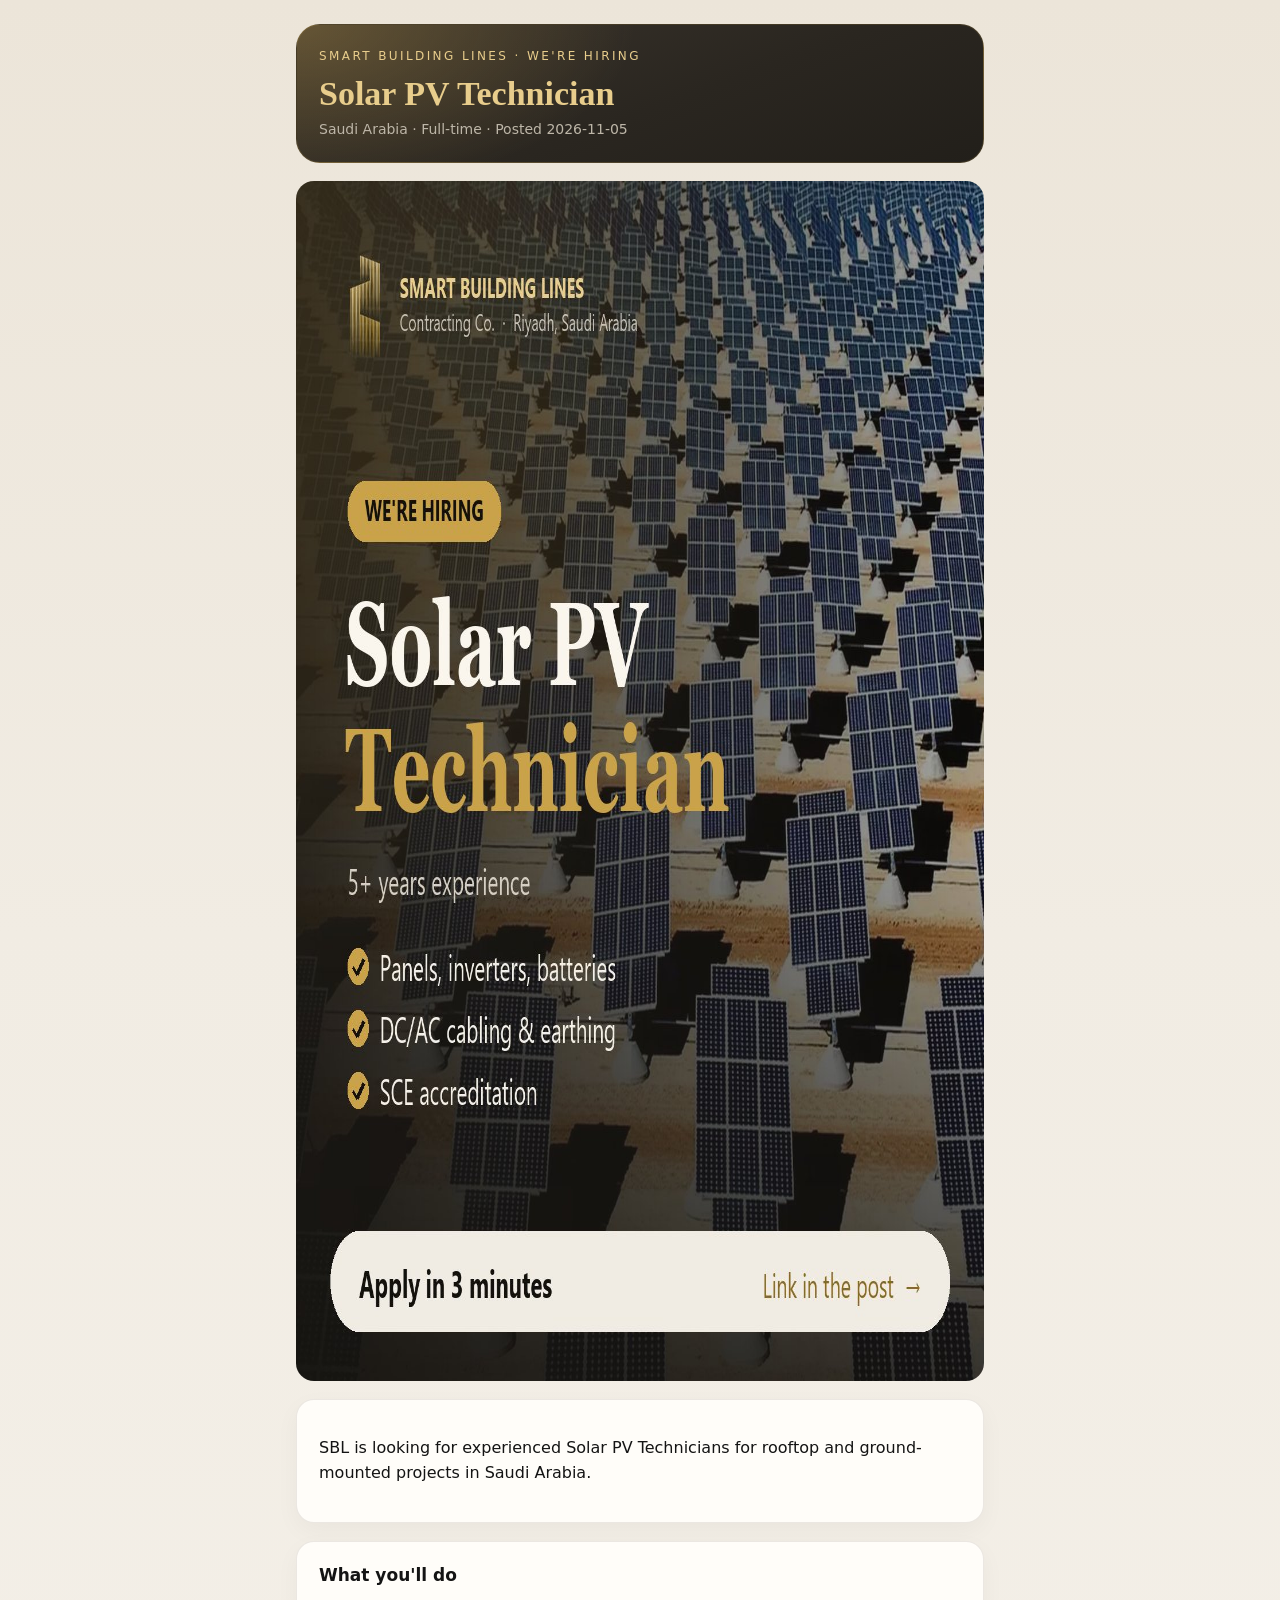
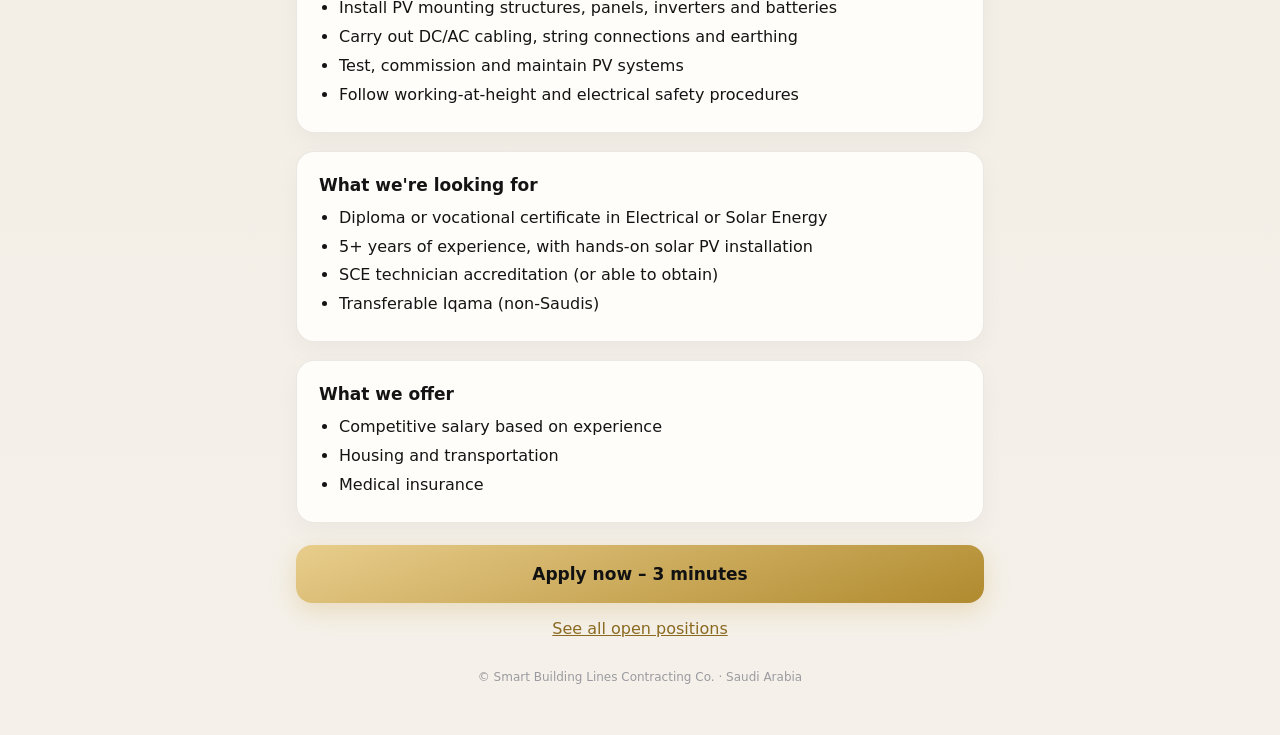
<file: jobs/solar-pv-technician/index.html>
<!DOCTYPE html>
<html lang="en">
<head>
<meta charset="utf-8">
<meta name="viewport" content="width=device-width, initial-scale=1">
<title>Solar PV Technician – Saudi Arabia | SBL Careers</title>
<meta name="description" content="SBL is looking for experienced Solar PV Technicians for rooftop and ground-mounted projects in Saudi Arabia.">
<link rel="canonical" href="https://sblcontracting.github.io/careers/jobs/solar-pv-technician/">
<meta property="og:type" content="website">
<meta property="og:title" content="Solar PV Technician – Saudi Arabia | SBL Careers">
<meta property="og:description" content="SBL is looking for experienced Solar PV Technicians for rooftop and ground-mounted projects in Saudi Arabia.">
<meta property="og:url" content="https://sblcontracting.github.io/careers/jobs/solar-pv-technician/">
<meta property="og:image" content="https://sblcontracting.github.io/careers/jobs/6-solar-pv-technician.jpg">
<meta name="twitter:card" content="summary_large_image">
<link rel="stylesheet" href="../job.css">
<script type="application/ld+json">{"@context": "https://schema.org/", "@type": "JobPosting", "title": "Solar PV Technician", "description": "<p>SBL is looking for experienced Solar PV Technicians for rooftop and ground-mounted projects in Saudi Arabia.</p><p><strong>What you'll do</strong></p><ul><li>Install PV mounting structures, panels, inverters and batteries</li><li>Carry out DC/AC cabling, string connections and earthing</li><li>Test, commission and maintain PV systems</li><li>Follow working-at-height and electrical safety procedures</li></ul><p><strong>What we're looking for</strong></p><ul><li>Diploma or vocational certificate in Electrical or Solar Energy</li><li>5+ years of experience, with hands-on solar PV installation</li><li>SCE technician accreditation (or able to obtain)</li><li>Transferable Iqama (non-Saudis)</li></ul><p><strong>What we offer</strong></p><ul><li>Competitive salary based on experience</li><li>Housing and transportation</li><li>Medical insurance</li></ul>", "identifier": {"@type": "PropertyValue", "name": "SBL", "value": "SBL-solar-pv-technician"}, "datePosted": "2026-11-05", "validThrough": "2027-01-05T23:59:00+03:00", "employmentType": "FULL_TIME", "hiringOrganization": {"@type": "Organization", "name": "Smart Building Lines Contracting Co.", "sameAs": "https://www.linkedin.com/company/sblcontracting", "logo": "https://sblcontracting.github.io/careers/sbl-logo.png"}, "jobLocation": [{"@type": "Place", "address": {"@type": "PostalAddress", "addressLocality": "Riyadh", "addressRegion": "Riyadh Province", "addressCountry": "SA"}}, {"@type": "Place", "address": {"@type": "PostalAddress", "addressLocality": "Jeddah", "addressRegion": "Makkah Province", "addressCountry": "SA"}}, {"@type": "Place", "address": {"@type": "PostalAddress", "addressLocality": "Dammam", "addressRegion": "Eastern Province", "addressCountry": "SA"}}], "directApply": true, "experienceRequirements": {"@type": "OccupationalExperienceRequirements", "monthsOfExperience": 60}, "educationRequirements": {"@type": "EducationalOccupationalCredential", "credentialCategory": "associate degree"}, "industry": "Construction", "occupationalCategory": "Solar PV Technician", "url": "https://sblcontracting.github.io/careers/jobs/solar-pv-technician/", "image": "https://sblcontracting.github.io/careers/jobs/6-solar-pv-technician.jpg"}</script>
</head>
<body>
<div class="wrap">
  <header class="head">
    <div class="k">Smart Building Lines · We're hiring</div>
    <h1>Solar PV Technician</h1>
    <div class="meta">Saudi Arabia · Full-time · Posted 2026-11-05</div>
  </header>
  <img class="cover" src="../6-solar-pv-technician.jpg" alt="Solar PV Technician – SBL Contracting" width="1200" height="1200">
  <section class="card"><p>SBL is looking for experienced Solar PV Technicians for rooftop and ground-mounted projects in Saudi Arabia.</p></section>
  <section class="card"><h2>What you'll do</h2><ul><li>Install PV mounting structures, panels, inverters and batteries</li><li>Carry out DC/AC cabling, string connections and earthing</li><li>Test, commission and maintain PV systems</li><li>Follow working-at-height and electrical safety procedures</li></ul></section>
  <section class="card"><h2>What we're looking for</h2><ul><li>Diploma or vocational certificate in Electrical or Solar Energy</li><li>5+ years of experience, with hands-on solar PV installation</li><li>SCE technician accreditation (or able to obtain)</li><li>Transferable Iqama (non-Saudis)</li></ul></section>
  <section class="card"><h2>What we offer</h2><ul><li>Competitive salary based on experience</li><li>Housing and transportation</li><li>Medical insurance</li></ul></section>
  <a class="btn" href="https://sblcontracting.github.io/careers/?position=Solar%20PV%20Technician">Apply now – 3 minutes</a>
  <a class="all" href="../">See all open positions</a>
  <div class="foot">© Smart Building Lines Contracting Co. · Saudi Arabia</div>
</div>
</body>
</html>
</file>
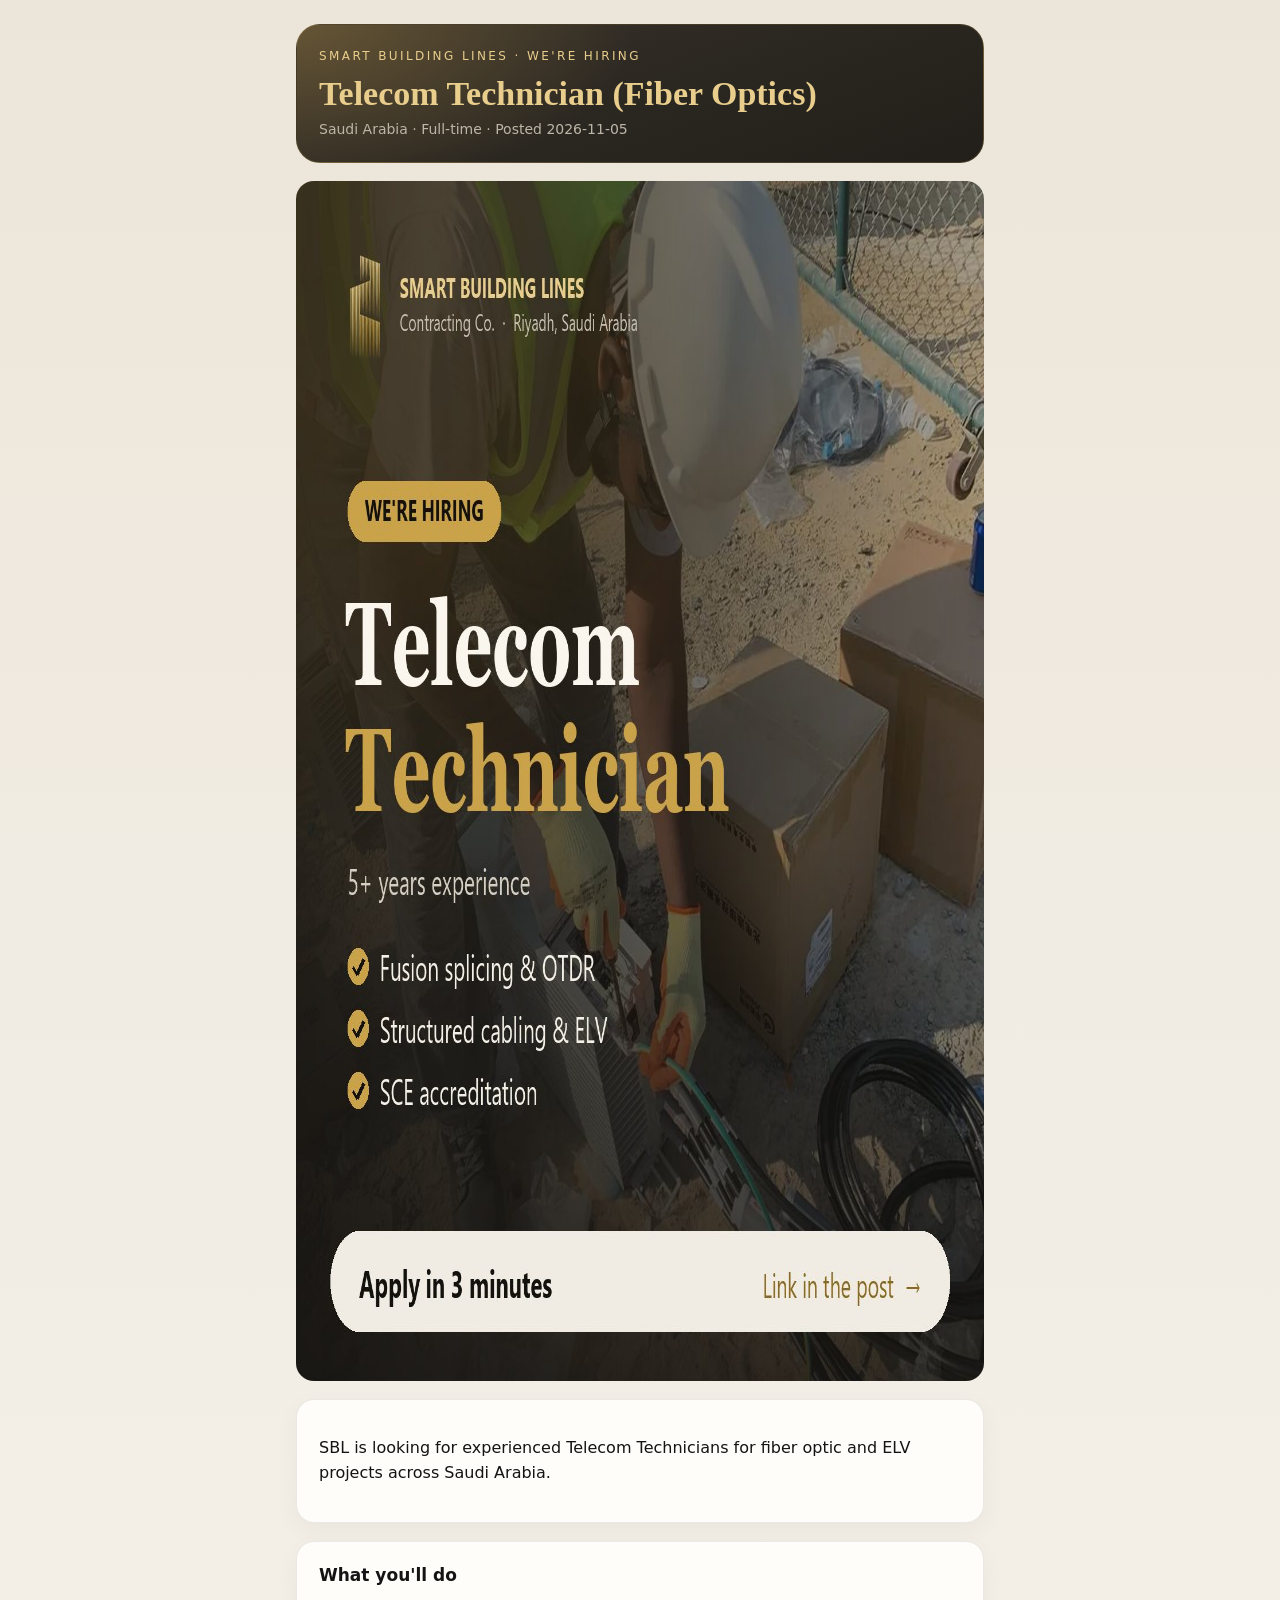
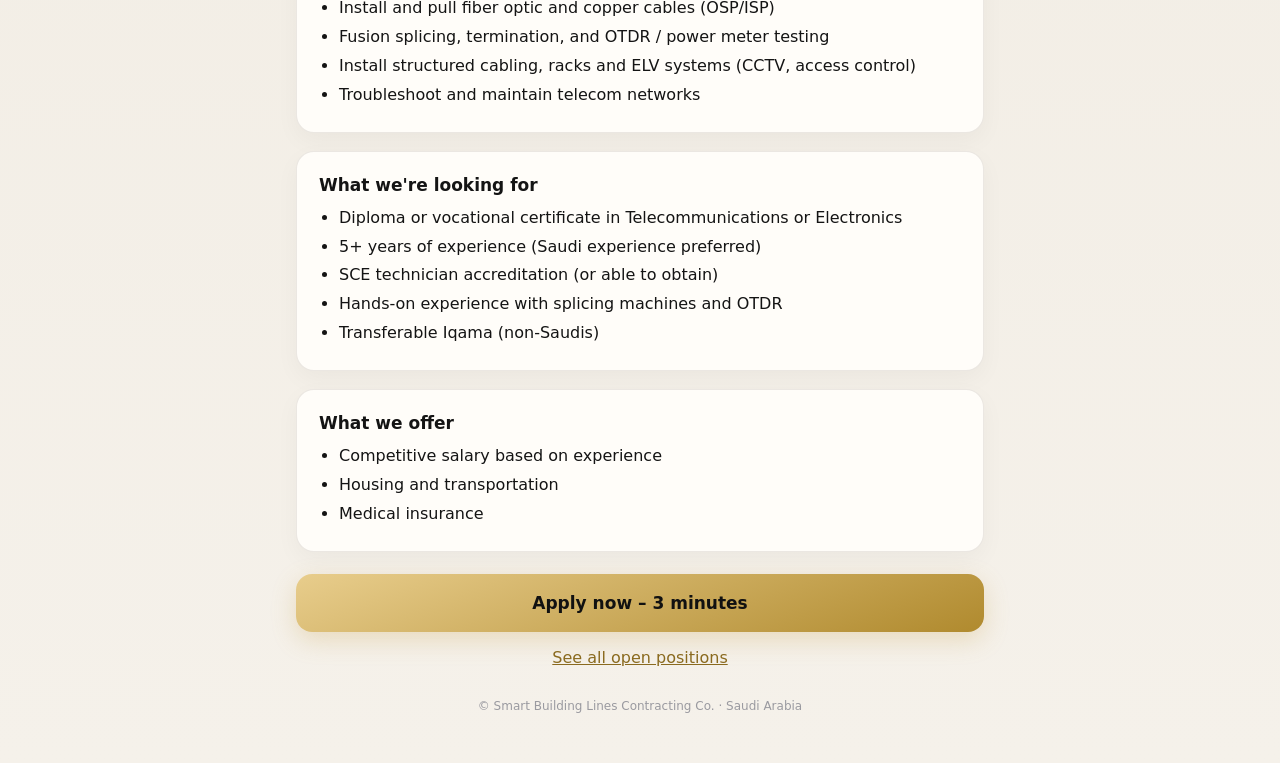
<file: jobs/telecom-technician/index.html>
<!DOCTYPE html>
<html lang="en">
<head>
<meta charset="utf-8">
<meta name="viewport" content="width=device-width, initial-scale=1">
<title>Telecom Technician (Fiber Optics) – Saudi Arabia | SBL Careers</title>
<meta name="description" content="SBL is looking for experienced Telecom Technicians for fiber optic and ELV projects across Saudi Arabia.">
<link rel="canonical" href="https://sblcontracting.github.io/careers/jobs/telecom-technician/">
<meta property="og:type" content="website">
<meta property="og:title" content="Telecom Technician (Fiber Optics) – Saudi Arabia | SBL Careers">
<meta property="og:description" content="SBL is looking for experienced Telecom Technicians for fiber optic and ELV projects across Saudi Arabia.">
<meta property="og:url" content="https://sblcontracting.github.io/careers/jobs/telecom-technician/">
<meta property="og:image" content="https://sblcontracting.github.io/careers/jobs/8-telecom-technician.jpg">
<meta name="twitter:card" content="summary_large_image">
<link rel="stylesheet" href="../job.css">
<script type="application/ld+json">{"@context": "https://schema.org/", "@type": "JobPosting", "title": "Telecom Technician (Fiber Optics)", "description": "<p>SBL is looking for experienced Telecom Technicians for fiber optic and ELV projects across Saudi Arabia.</p><p><strong>What you'll do</strong></p><ul><li>Install and pull fiber optic and copper cables (OSP/ISP)</li><li>Fusion splicing, termination, and OTDR / power meter testing</li><li>Install structured cabling, racks and ELV systems (CCTV, access control)</li><li>Troubleshoot and maintain telecom networks</li></ul><p><strong>What we're looking for</strong></p><ul><li>Diploma or vocational certificate in Telecommunications or Electronics</li><li>5+ years of experience (Saudi experience preferred)</li><li>SCE technician accreditation (or able to obtain)</li><li>Hands-on experience with splicing machines and OTDR</li><li>Transferable Iqama (non-Saudis)</li></ul><p><strong>What we offer</strong></p><ul><li>Competitive salary based on experience</li><li>Housing and transportation</li><li>Medical insurance</li></ul>", "identifier": {"@type": "PropertyValue", "name": "SBL", "value": "SBL-telecom-technician"}, "datePosted": "2026-11-05", "validThrough": "2027-01-05T23:59:00+03:00", "employmentType": "FULL_TIME", "hiringOrganization": {"@type": "Organization", "name": "Smart Building Lines Contracting Co.", "sameAs": "https://www.linkedin.com/company/sblcontracting", "logo": "https://sblcontracting.github.io/careers/sbl-logo.png"}, "jobLocation": [{"@type": "Place", "address": {"@type": "PostalAddress", "addressLocality": "Riyadh", "addressRegion": "Riyadh Province", "addressCountry": "SA"}}, {"@type": "Place", "address": {"@type": "PostalAddress", "addressLocality": "Jeddah", "addressRegion": "Makkah Province", "addressCountry": "SA"}}, {"@type": "Place", "address": {"@type": "PostalAddress", "addressLocality": "Dammam", "addressRegion": "Eastern Province", "addressCountry": "SA"}}], "directApply": true, "experienceRequirements": {"@type": "OccupationalExperienceRequirements", "monthsOfExperience": 60}, "educationRequirements": {"@type": "EducationalOccupationalCredential", "credentialCategory": "associate degree"}, "industry": "Construction", "occupationalCategory": "Telecom Technician (Fiber Optics)", "url": "https://sblcontracting.github.io/careers/jobs/telecom-technician/", "image": "https://sblcontracting.github.io/careers/jobs/8-telecom-technician.jpg"}</script>
</head>
<body>
<div class="wrap">
  <header class="head">
    <div class="k">Smart Building Lines · We're hiring</div>
    <h1>Telecom Technician (Fiber Optics)</h1>
    <div class="meta">Saudi Arabia · Full-time · Posted 2026-11-05</div>
  </header>
  <img class="cover" src="../8-telecom-technician.jpg" alt="Telecom Technician (Fiber Optics) – SBL Contracting" width="1200" height="1200">
  <section class="card"><p>SBL is looking for experienced Telecom Technicians for fiber optic and ELV projects across Saudi Arabia.</p></section>
  <section class="card"><h2>What you'll do</h2><ul><li>Install and pull fiber optic and copper cables (OSP/ISP)</li><li>Fusion splicing, termination, and OTDR / power meter testing</li><li>Install structured cabling, racks and ELV systems (CCTV, access control)</li><li>Troubleshoot and maintain telecom networks</li></ul></section>
  <section class="card"><h2>What we're looking for</h2><ul><li>Diploma or vocational certificate in Telecommunications or Electronics</li><li>5+ years of experience (Saudi experience preferred)</li><li>SCE technician accreditation (or able to obtain)</li><li>Hands-on experience with splicing machines and OTDR</li><li>Transferable Iqama (non-Saudis)</li></ul></section>
  <section class="card"><h2>What we offer</h2><ul><li>Competitive salary based on experience</li><li>Housing and transportation</li><li>Medical insurance</li></ul></section>
  <a class="btn" href="https://sblcontracting.github.io/careers/?position=Telecom%20Technician">Apply now – 3 minutes</a>
  <a class="all" href="../">See all open positions</a>
  <div class="foot">© Smart Building Lines Contracting Co. · Saudi Arabia</div>
</div>
</body>
</html>
</file>
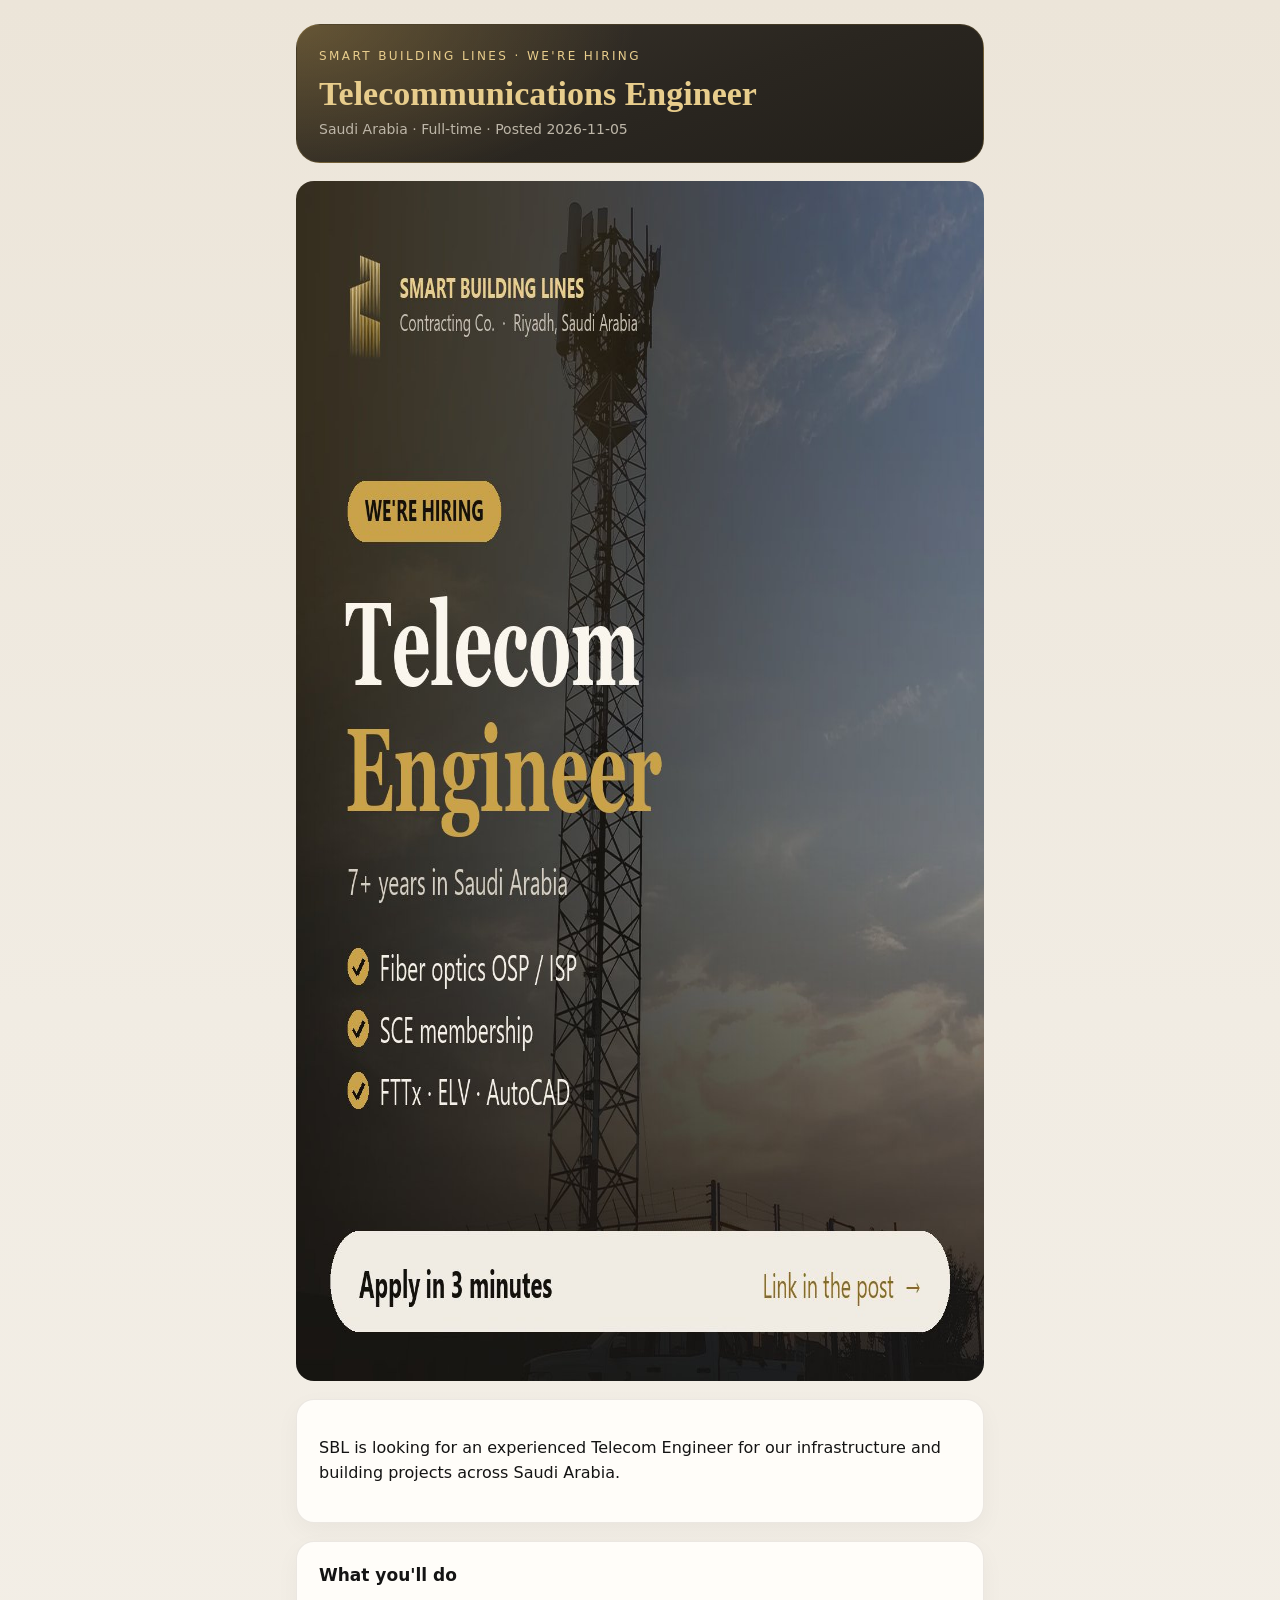
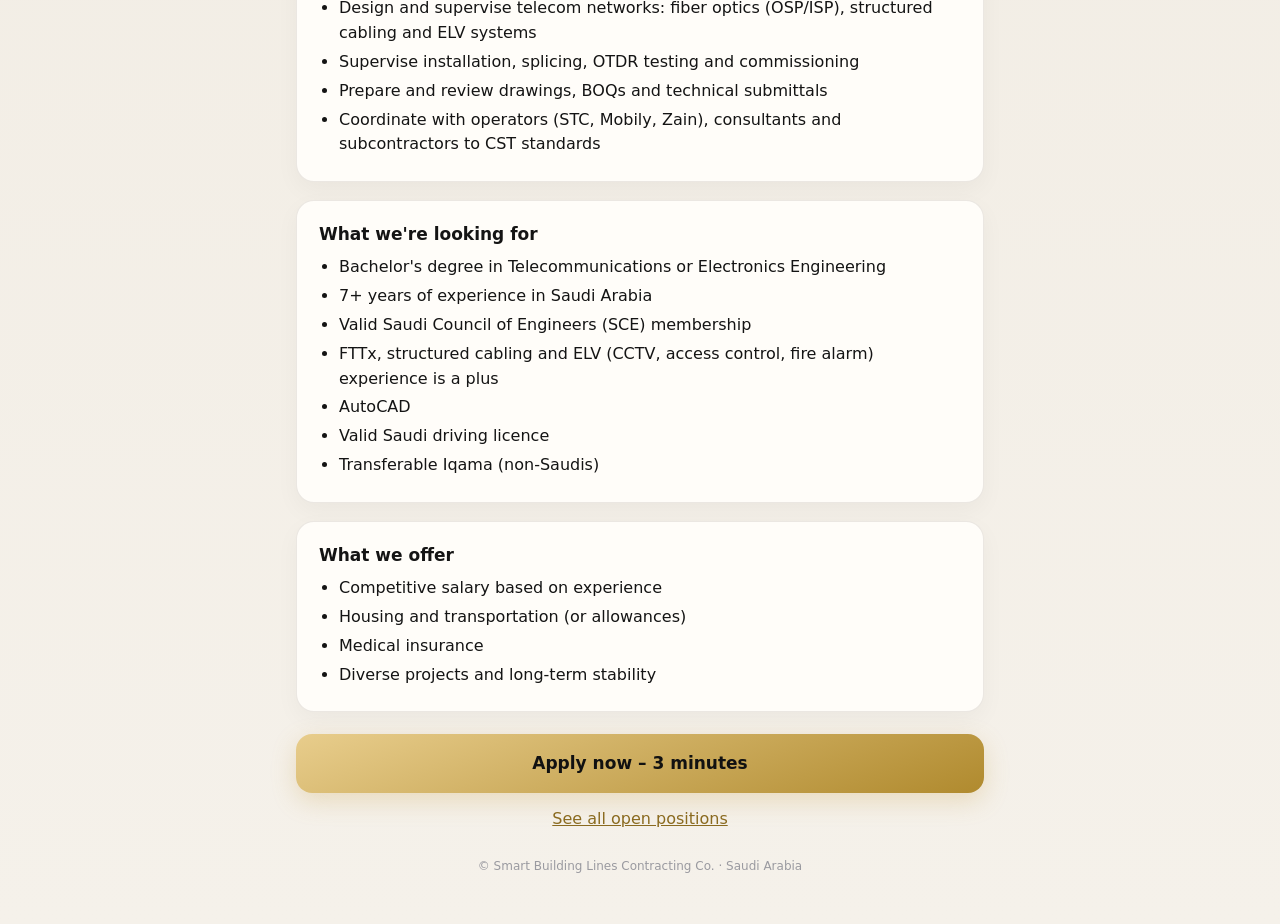
<file: jobs/telecommunications-engineer/index.html>
<!DOCTYPE html>
<html lang="en">
<head>
<meta charset="utf-8">
<meta name="viewport" content="width=device-width, initial-scale=1">
<title>Telecommunications Engineer – Saudi Arabia | SBL Careers</title>
<meta name="description" content="SBL is looking for an experienced Telecom Engineer for our infrastructure and building projects across Saudi Arabia.">
<link rel="canonical" href="https://sblcontracting.github.io/careers/jobs/telecommunications-engineer/">
<meta property="og:type" content="website">
<meta property="og:title" content="Telecommunications Engineer – Saudi Arabia | SBL Careers">
<meta property="og:description" content="SBL is looking for an experienced Telecom Engineer for our infrastructure and building projects across Saudi Arabia.">
<meta property="og:url" content="https://sblcontracting.github.io/careers/jobs/telecommunications-engineer/">
<meta property="og:image" content="https://sblcontracting.github.io/careers/jobs/4-telecom-engineer.jpg">
<meta name="twitter:card" content="summary_large_image">
<link rel="stylesheet" href="../job.css">
<script type="application/ld+json">{"@context": "https://schema.org/", "@type": "JobPosting", "title": "Telecommunications Engineer", "description": "<p>SBL is looking for an experienced Telecom Engineer for our infrastructure and building projects across Saudi Arabia.</p><p><strong>What you'll do</strong></p><ul><li>Design and supervise telecom networks: fiber optics (OSP/ISP), structured cabling and ELV systems</li><li>Supervise installation, splicing, OTDR testing and commissioning</li><li>Prepare and review drawings, BOQs and technical submittals</li><li>Coordinate with operators (STC, Mobily, Zain), consultants and subcontractors to CST standards</li></ul><p><strong>What we're looking for</strong></p><ul><li>Bachelor&#x27;s degree in Telecommunications or Electronics Engineering</li><li>7+ years of experience in Saudi Arabia</li><li>Valid Saudi Council of Engineers (SCE) membership</li><li>FTTx, structured cabling and ELV (CCTV, access control, fire alarm) experience is a plus</li><li>AutoCAD</li><li>Valid Saudi driving licence</li><li>Transferable Iqama (non-Saudis)</li></ul><p><strong>What we offer</strong></p><ul><li>Competitive salary based on experience</li><li>Housing and transportation (or allowances)</li><li>Medical insurance</li><li>Diverse projects and long-term stability</li></ul>", "identifier": {"@type": "PropertyValue", "name": "SBL", "value": "SBL-telecommunications-engineer"}, "datePosted": "2026-11-05", "validThrough": "2027-01-05T23:59:00+03:00", "employmentType": "FULL_TIME", "hiringOrganization": {"@type": "Organization", "name": "Smart Building Lines Contracting Co.", "sameAs": "https://www.linkedin.com/company/sblcontracting", "logo": "https://sblcontracting.github.io/careers/sbl-logo.png"}, "jobLocation": [{"@type": "Place", "address": {"@type": "PostalAddress", "addressLocality": "Riyadh", "addressRegion": "Riyadh Province", "addressCountry": "SA"}}, {"@type": "Place", "address": {"@type": "PostalAddress", "addressLocality": "Jeddah", "addressRegion": "Makkah Province", "addressCountry": "SA"}}, {"@type": "Place", "address": {"@type": "PostalAddress", "addressLocality": "Dammam", "addressRegion": "Eastern Province", "addressCountry": "SA"}}], "directApply": true, "experienceRequirements": {"@type": "OccupationalExperienceRequirements", "monthsOfExperience": 84}, "educationRequirements": {"@type": "EducationalOccupationalCredential", "credentialCategory": "bachelor degree"}, "industry": "Construction", "occupationalCategory": "Telecommunications Engineer", "url": "https://sblcontracting.github.io/careers/jobs/telecommunications-engineer/", "image": "https://sblcontracting.github.io/careers/jobs/4-telecom-engineer.jpg"}</script>
</head>
<body>
<div class="wrap">
  <header class="head">
    <div class="k">Smart Building Lines · We're hiring</div>
    <h1>Telecommunications Engineer</h1>
    <div class="meta">Saudi Arabia · Full-time · Posted 2026-11-05</div>
  </header>
  <img class="cover" src="../4-telecom-engineer.jpg" alt="Telecommunications Engineer – SBL Contracting" width="1200" height="1200">
  <section class="card"><p>SBL is looking for an experienced Telecom Engineer for our infrastructure and building projects across Saudi Arabia.</p></section>
  <section class="card"><h2>What you'll do</h2><ul><li>Design and supervise telecom networks: fiber optics (OSP/ISP), structured cabling and ELV systems</li><li>Supervise installation, splicing, OTDR testing and commissioning</li><li>Prepare and review drawings, BOQs and technical submittals</li><li>Coordinate with operators (STC, Mobily, Zain), consultants and subcontractors to CST standards</li></ul></section>
  <section class="card"><h2>What we're looking for</h2><ul><li>Bachelor&#x27;s degree in Telecommunications or Electronics Engineering</li><li>7+ years of experience in Saudi Arabia</li><li>Valid Saudi Council of Engineers (SCE) membership</li><li>FTTx, structured cabling and ELV (CCTV, access control, fire alarm) experience is a plus</li><li>AutoCAD</li><li>Valid Saudi driving licence</li><li>Transferable Iqama (non-Saudis)</li></ul></section>
  <section class="card"><h2>What we offer</h2><ul><li>Competitive salary based on experience</li><li>Housing and transportation (or allowances)</li><li>Medical insurance</li><li>Diverse projects and long-term stability</li></ul></section>
  <a class="btn" href="https://sblcontracting.github.io/careers/?position=Telecommunications%20Engineer">Apply now – 3 minutes</a>
  <a class="all" href="../">See all open positions</a>
  <div class="foot">© Smart Building Lines Contracting Co. · Saudi Arabia</div>
</div>
</body>
</html>
</file>
<file: careers.css>
:root{
  --bg:#f1ece3; --card:#ffffff; --cell:#fffdf9; --line:rgba(60,45,20,.10); --field:#f3eee5; --ink:#8a6a1f;
  --text:#141414; --muted:#6e6e73; --gold:#c9a24a; --gold2:#e8cd8c; --gold3:#b08a2e;
  --danger:#ff6b6b; --r:18px;
}
*{box-sizing:border-box;-webkit-tap-highlight-color:transparent}
html,body{margin:0;background:var(--bg);color:var(--text);font-family:Inter,-apple-system,BlinkMacSystemFont,"SF Pro Text",system-ui,sans-serif;-webkit-font-smoothing:antialiased}
body{min-height:100vh;background:
  radial-gradient(900px 500px at 15% -10%,rgba(201,162,74,.22),transparent 60%),
  radial-gradient(700px 400px at 110% 10%,rgba(201,162,74,.10),transparent 60%),
  linear-gradient(180deg,#ece5d9 0%,var(--bg) 40%,#f5f1ea 100%)}
.wrap{max-width:560px;margin:0 auto;padding:28px 16px 40px}

/* black header band */
.head{background:radial-gradient(520px 260px at 0% 0%,rgba(201,162,74,.30),transparent 65%),
  linear-gradient(160deg,#3a342c 0%,#2a2620 55%,#221f1a 100%);
  border-radius:24px;padding:18px 18px 18px;margin:0 0 24px;box-shadow:0 14px 36px rgba(60,45,20,.18);border:1px solid rgba(201,162,74,.18)}
.head .hero{margin:2px 0 18px}
.head .hero .k{color:var(--gold2)}
.head .hero h1{background:linear-gradient(180deg,var(--gold2),var(--gold3));-webkit-background-clip:text;background-clip:text}
.head .hero .s,.head .steplbl{color:#a1a1a6}
.head .steplbl b{color:#fff}
.head .steplbl{margin:0 2px 10px}
.head .prog{margin:0 2px}
.head .prog i{background:rgba(255,255,255,.12)}
.head .hero .s,.head .steplbl{color:#bdb6a8}
.head .prog i{background:rgba(255,255,255,.14)}

/* language switch */
.top{display:flex;justify-content:flex-end;margin:0 2px 12px;direction:ltr}
.lang{display:flex;background:var(--cell);border:1px solid var(--line);border-radius:999px;padding:3px}
.lang button{border:0;background:transparent;color:var(--muted);font:600 13px Inter,Changa,sans-serif;padding:6px 14px;border-radius:999px;cursor:pointer;transition:background .25s,color .2s}
.lang button.sel{background:linear-gradient(160deg,var(--gold2),var(--gold3));color:#111;-webkit-text-fill-color:#111;transition:none}

/* Arabic */
html[lang=ar] body{font-family:Changa,Inter,system-ui,sans-serif}
html[lang=ar] .hero h1{font-family:Changa,serif;font-weight:700;line-height:1.15}
html[lang=ar] .done h2{font-family:Changa,serif}
html[lang=ar] .hero .k,html[lang=ar] .tag,html[lang=ar] .glabel{letter-spacing:0}
html[lang=ar] .sub,html[lang=ar] .tg span{line-height:1.6}
html[lang=ar] .row input,html[lang=ar] .row select{font-family:Changa,Inter,sans-serif}
html[lang=ar] .row input[type=tel]:not(:placeholder-shown),html[lang=ar] .row input[type=email]:not(:placeholder-shown),html[lang=ar] .row input[type=url]:not(:placeholder-shown),html[lang=ar] .row input[type=number]:not(:placeholder-shown){direction:ltr;text-align:right}
html[dir=rtl] .tg.on .sw::after{transform:translateX(-20px)}
html[dir=rtl] .step{animation-name:inb}
html[dir=rtl] .step.back{animation-name:in}
html[dir=rtl] .chev{transform:scaleX(-1)}

/* hero */
.hero{display:flex;align-items:center;gap:16px;margin:8px 4px 22px}
.hero img{height:62px;filter:drop-shadow(0 6px 18px rgba(201,162,74,.35))}
.hero .k{font-size:11px;letter-spacing:.22em;color:var(--ink);text-transform:uppercase}
.hero h1{font-family:"Playfair Display",Georgia,serif;font-size:38px;line-height:1;margin:4px 0 4px;
  background:linear-gradient(180deg,#c9a24a,#8a6a1f);-webkit-background-clip:text;background-clip:text;color:transparent}
.hero .s{font-size:12px;color:var(--muted);letter-spacing:.04em}

/* progress */
.prog{display:flex;gap:6px;margin:0 4px 18px}
.prog i{flex:1;height:4px;border-radius:4px;background:rgba(17,17,17,.09);overflow:hidden;position:relative}
.prog i::after{content:"";position:absolute;inset:0;width:0;background:linear-gradient(90deg,var(--gold2),var(--gold));transition:width .5s cubic-bezier(.2,.8,.2,1)}
.prog i.on::after{width:100%}
.steplbl{display:flex;justify-content:space-between;margin:0 6px 10px;font-size:12px;color:var(--muted)}
.steplbl b{color:var(--text);font-weight:600}

/* steps */
.stage{position:relative}
.step{display:none;animation:in .45s cubic-bezier(.2,.8,.2,1)}
.step.on{display:block}
.step.back{animation:inb .45s cubic-bezier(.2,.8,.2,1)}
@keyframes in{from{opacity:0;transform:translateX(24px)}to{opacity:1;transform:none}}
@keyframes inb{from{opacity:0;transform:translateX(-24px)}to{opacity:1;transform:none}}
h2{font-size:24px;font-weight:700;margin:6px 6px 4px;letter-spacing:-.01em}
.sub{color:var(--muted);font-size:14px;margin:0 6px 16px;line-height:1.45}

/* iOS grouped list */
.group{background:var(--cell);border-radius:var(--r);overflow:hidden;margin-bottom:18px;border:1px solid var(--line);box-shadow:0 1px 2px rgba(0,0,0,.04),0 8px 24px rgba(0,0,0,.04)}
.glabel{font-size:12px;text-transform:uppercase;letter-spacing:.08em;color:var(--muted);margin:0 16px 8px}
.row{display:flex;align-items:center;gap:12px;padding:0 16px;min-height:54px;position:relative}
.row+.row::before{content:"";position:absolute;top:0;inset-inline-start:56px;inset-inline-end:0;height:1px;background:var(--line)}
.ico{width:28px;height:28px;border-radius:8px;display:grid;place-items:center;flex:none;
  background:linear-gradient(160deg,var(--gold2),var(--gold3));color:#111}
.ico svg{width:16px;height:16px}
.row input,.row select{flex:1;min-width:0;border:0;outline:0;background:transparent;color:var(--text);font:inherit;font-size:16px;padding:16px 0}
.row input::placeholder{color:#a1a1a6}
.row select{appearance:none;-webkit-appearance:none;cursor:pointer}
.row select:invalid{color:#a1a1a6}
.row .chev{color:#a1a1a6;flex:none}
.row.err input,.row.err select{color:var(--danger)}
.row .unit{color:var(--muted);font-size:14px;flex:none}

/* position cards */
.jobs{display:grid;grid-template-columns:1fr 1fr;gap:10px;margin-bottom:18px}
.job{background:var(--cell);border:1px solid var(--line);border-radius:16px;padding:14px;cursor:pointer;transition:transform .15s,border-color .2s,background .2s;position:relative;box-shadow:0 1px 2px rgba(0,0,0,.04),0 8px 24px rgba(0,0,0,.04)}
.job:active{transform:scale(.97)}
.job .t{font-weight:600;font-size:14px;line-height:1.25}
.job .m{font-size:12px;color:var(--muted);margin-top:4px}
.job .ji{width:30px;height:30px;border-radius:9px;display:grid;place-items:center;margin-bottom:10px;background:rgba(201,162,74,.16);color:var(--ink)}
.job .ji svg{width:17px;height:17px}
.job.sel{border-color:var(--gold);background:linear-gradient(160deg,rgba(201,162,74,.18),rgba(201,162,74,.05))}
.job.sel::after{content:"";position:absolute;top:12px;inset-inline-end:12px;width:20px;height:20px;border-radius:50%;
  background:var(--gold) url("data:image/svg+xml,%3Csvg xmlns='http://www.w3.org/2000/svg' viewBox='0 0 24 24' fill='none' stroke='%23111' stroke-width='3.2' stroke-linecap='round' stroke-linejoin='round'%3E%3Cpath d='M5 12l5 5L19 7'/%3E%3C/svg%3E") center/12px no-repeat}
.tag{display:inline-block;font-size:10px;letter-spacing:.08em;text-transform:uppercase;color:var(--ink);margin:4px 6px 8px}

/* segmented + chips */
.q{padding:14px 16px}
.q+.q{border-top:1px solid var(--line)}
.q .ql{font-size:15px;margin-bottom:10px;display:flex;gap:10px;align-items:center}
.seg{display:flex;background:var(--field);border-radius:11px;padding:3px;position:relative}
.seg button{flex:1;border:0;background:transparent;color:var(--muted);font:inherit;font-size:13.5px;font-weight:500;padding:9px 6px;border-radius:9px;cursor:pointer;transition:color .2s,background .25s}
.seg button.sel{background:linear-gradient(160deg,var(--gold2),var(--gold3));color:#111;font-weight:600;box-shadow:0 2px 10px rgba(201,162,74,.3)}
.chips{display:flex;flex-wrap:wrap;gap:8px}
.chip{border:1px solid var(--line);background:var(--field);color:var(--text);font:inherit;font-size:13.5px;padding:8px 14px;border-radius:999px;cursor:pointer;transition:all .2s}
.chip.sel{border-color:var(--gold);color:#111;background:linear-gradient(160deg,var(--gold2),var(--gold3))}
.seg button.sel,.chip.sel{transition:none;-webkit-text-fill-color:#111}
.q.err .seg,.q.err .chips{outline:1px solid var(--danger);outline-offset:3px;border-radius:12px}

/* stepper */
.stepper{display:flex;align-items:center;gap:0;background:var(--field);border-radius:11px;flex:none}
.stepper button{width:40px;height:36px;border:0;background:transparent;color:var(--ink);font-size:20px;cursor:pointer}
.stepper span{min-width:34px;text-align:center;font-weight:600;font-variant-numeric:tabular-nums}

/* upload */
.drop{border:1.5px dashed rgba(201,162,74,.45);border-radius:var(--r);padding:26px 18px;text-align:center;cursor:pointer;background:rgba(201,162,74,.05);transition:background .2s,border-color .2s;margin-bottom:18px}
.drop:hover,.drop.over{background:rgba(201,162,74,.1);border-color:var(--gold)}
.drop .ci{width:52px;height:52px;margin:0 auto 10px;border-radius:16px;display:grid;place-items:center;background:linear-gradient(160deg,var(--gold2),var(--gold3));color:#111}
.drop .ci svg{width:26px;height:26px}
.drop b{display:block;font-size:15px}
.drop small{color:var(--muted);font-size:12.5px}
.drop.has{border-style:solid;border-color:var(--gold)}
.drop.err{border-color:var(--danger)}

/* toggle */
.tg{display:flex;align-items:flex-start;gap:12px;padding:14px 16px;cursor:pointer}
.sw{width:51px;height:31px;border-radius:31px;background:#e3e1db;position:relative;flex:none;transition:background .25s}
.sw::after{content:"";position:absolute;top:2px;inset-inline-start:2px;width:27px;height:27px;border-radius:50%;background:#fff;box-shadow:0 2px 6px rgba(0,0,0,.35);transition:transform .25s cubic-bezier(.2,.8,.2,1)}
.tg.on .sw{background:var(--gold)}
.tg.on .sw::after{transform:translateX(20px)}
.tg span{font-size:14px;line-height:1.45;color:var(--text)}
.tg.err .sw{box-shadow:0 0 0 1px var(--danger)}

/* buttons */
.bar{display:flex;gap:10px;margin-top:6px}
.btn{flex:1;border:0;border-radius:16px;font:inherit;font-weight:600;font-size:16px;padding:16px;cursor:pointer;transition:transform .12s,opacity .2s}
.btn:active{transform:scale(.98)}
.btn.p{background:linear-gradient(160deg,var(--gold2),var(--gold3));color:#111;box-shadow:0 8px 24px rgba(201,162,74,.28)}
.btn.s{background:var(--cell);color:var(--text);border:1px solid var(--line);flex:0 0 110px}
.btn[disabled]{opacity:.6}
.msg{color:var(--danger);font-size:13px;margin:-6px 6px 12px;min-height:0}

/* done */
.done{text-align:center;padding:40px 10px}
.done .ok{width:86px;height:86px;border-radius:50%;margin:0 auto 18px;display:grid;place-items:center;background:linear-gradient(160deg,var(--gold2),var(--gold3));box-shadow:0 12px 36px rgba(201,162,74,.35);animation:pop .6s cubic-bezier(.2,1.4,.4,1)}
.done .ok svg{width:42px;height:42px;stroke:#111;stroke-dasharray:40;stroke-dashoffset:40;animation:draw .5s .35s forwards}
@keyframes pop{from{transform:scale(.4);opacity:0}to{transform:none;opacity:1}}
@keyframes draw{to{stroke-dashoffset:0}}
.done h2{font-family:"Playfair Display",Georgia,serif;font-size:30px}
.grow{flex:1}
.jl{margin-top:22px;text-align:center;font-size:12.5px;color:var(--muted);line-height:1.9}
.jl a{color:var(--ink);text-decoration:none;margin:0 6px;white-space:nowrap}
.sub.thanks{margin:8px auto;max-width:360px}
.hp{position:absolute;left:-9999px;width:1px;height:1px;opacity:0}
.foot{text-align:center;color:#9a9aa0;font-size:11.5px;margin-top:26px;letter-spacing:.04em}
.spin{display:inline-block;width:18px;height:18px;border:2px solid rgba(0,0,0,.25);border-top-color:#111;border-radius:50%;animation:sp .7s linear infinite;vertical-align:-3px;margin-right:8px}
@keyframes sp{to{transform:rotate(360deg)}}
@media (max-width:420px){.job{padding:12px}.job .t{font-size:13.5px}.hero h1{font-size:32px}}
@media (max-width:330px){.jobs{grid-template-columns:1fr}}
.row[hidden]{display:none!important}
.natlist{margin:4px 12px 10px;max-height:240px;overflow:auto;background:var(--cell);border:1px solid var(--line);border-radius:14px;box-shadow:0 8px 24px rgba(60,45,20,.10);-webkit-overflow-scrolling:touch}
.natlist button{display:block;width:100%;text-align:start;border:0;background:transparent;font:inherit;font-size:15px;color:var(--text);padding:11px 16px;border-bottom:1px solid var(--line);cursor:pointer}
.natlist button:last-child{border-bottom:0}
.natlist button:hover,.natlist button.sel{background:linear-gradient(160deg,rgba(232,205,140,.35),rgba(176,138,46,.18))}
.natlist .none{padding:12px 16px;color:var(--muted)}
.natlist[hidden]{display:none}
#natIn::-webkit-search-cancel-button{display:none}
.q[hidden]{display:none!important}
html,body{overflow-x:hidden;max-width:100%}
</file>
<file: jobs/job.css>
:root{--bg:#f1ece3;--text:#141414;--muted:#6e6e73;--gold:#c9a24a;--gold2:#e8cd8c;--gold3:#b08a2e;--ink:#8a6a1f}
*{box-sizing:border-box}body{margin:0;background:linear-gradient(180deg,#ece5d9,var(--bg) 40%,#f5f1ea);color:var(--text);font-family:Inter,-apple-system,BlinkMacSystemFont,"Segoe UI",system-ui,sans-serif;line-height:1.55}
.wrap{max-width:720px;margin:0 auto;padding:24px 16px 48px}
.head{background:radial-gradient(520px 260px at 0 0,rgba(201,162,74,.3),transparent 65%),linear-gradient(160deg,#3a342c,#2a2620 55%,#221f1a);border-radius:24px;padding:22px;color:#fff;border:1px solid rgba(201,162,74,.18)}
.k{font-size:12px;letter-spacing:.2em;text-transform:uppercase;color:var(--gold2)}
h1{font-family:"Playfair Display",Georgia,serif;font-size:34px;line-height:1.15;margin:8px 0 6px;color:var(--gold2)}
.meta{color:#bdb6a8;font-size:14px}
.card{background:#fffdf9;border:1px solid rgba(60,45,20,.1);border-radius:18px;padding:20px 22px;margin-top:18px;box-shadow:0 8px 24px rgba(0,0,0,.04)}
h2{font-size:17px;margin:0 0 8px}ul{margin:0;padding-left:20px}li{margin:4px 0}
.cover{width:100%;border-radius:18px;margin-top:18px;display:block}
.btn{display:block;text-align:center;margin-top:22px;padding:16px;border-radius:16px;background:linear-gradient(160deg,var(--gold2),var(--gold3));color:#111;font-weight:700;text-decoration:none;font-size:17px;box-shadow:0 8px 24px rgba(201,162,74,.28)}
.all{display:block;text-align:center;margin-top:14px;color:var(--ink)}
.foot{text-align:center;color:#9a9aa0;font-size:12px;margin-top:26px}
</file>
